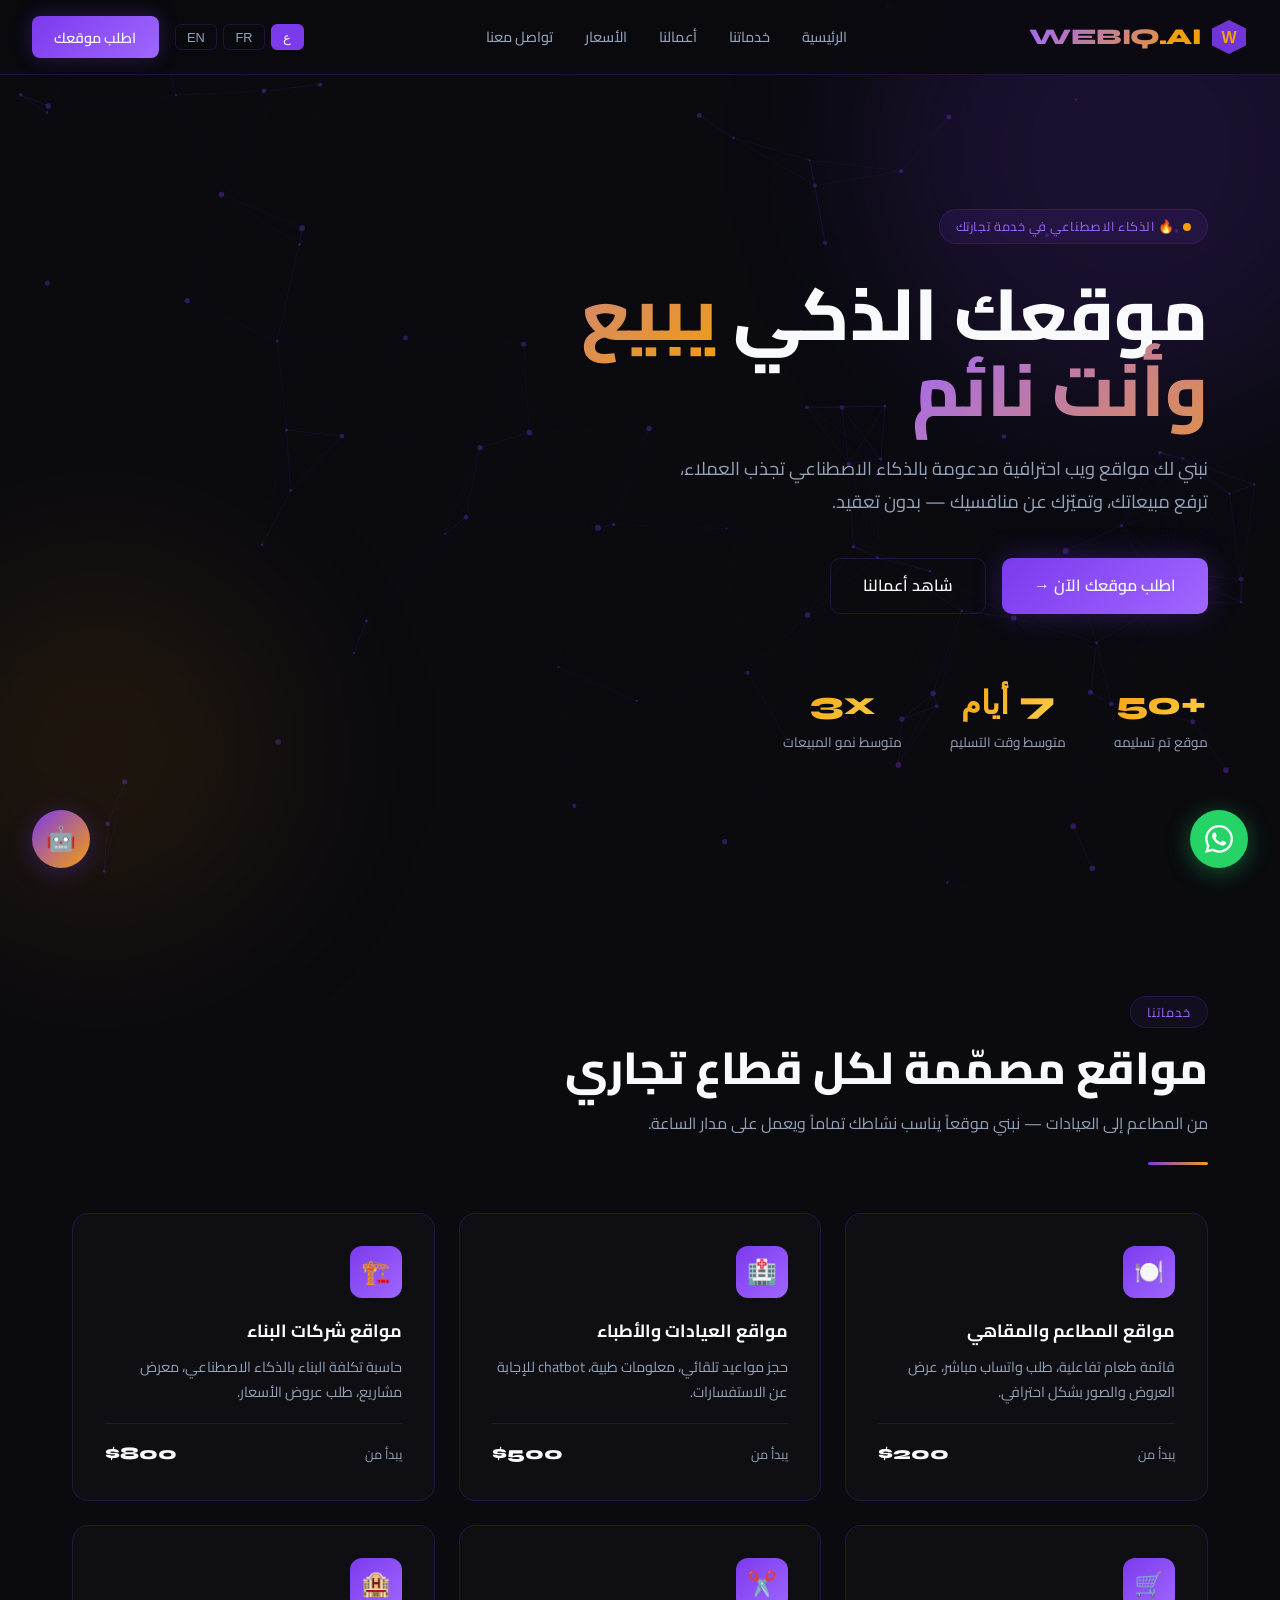
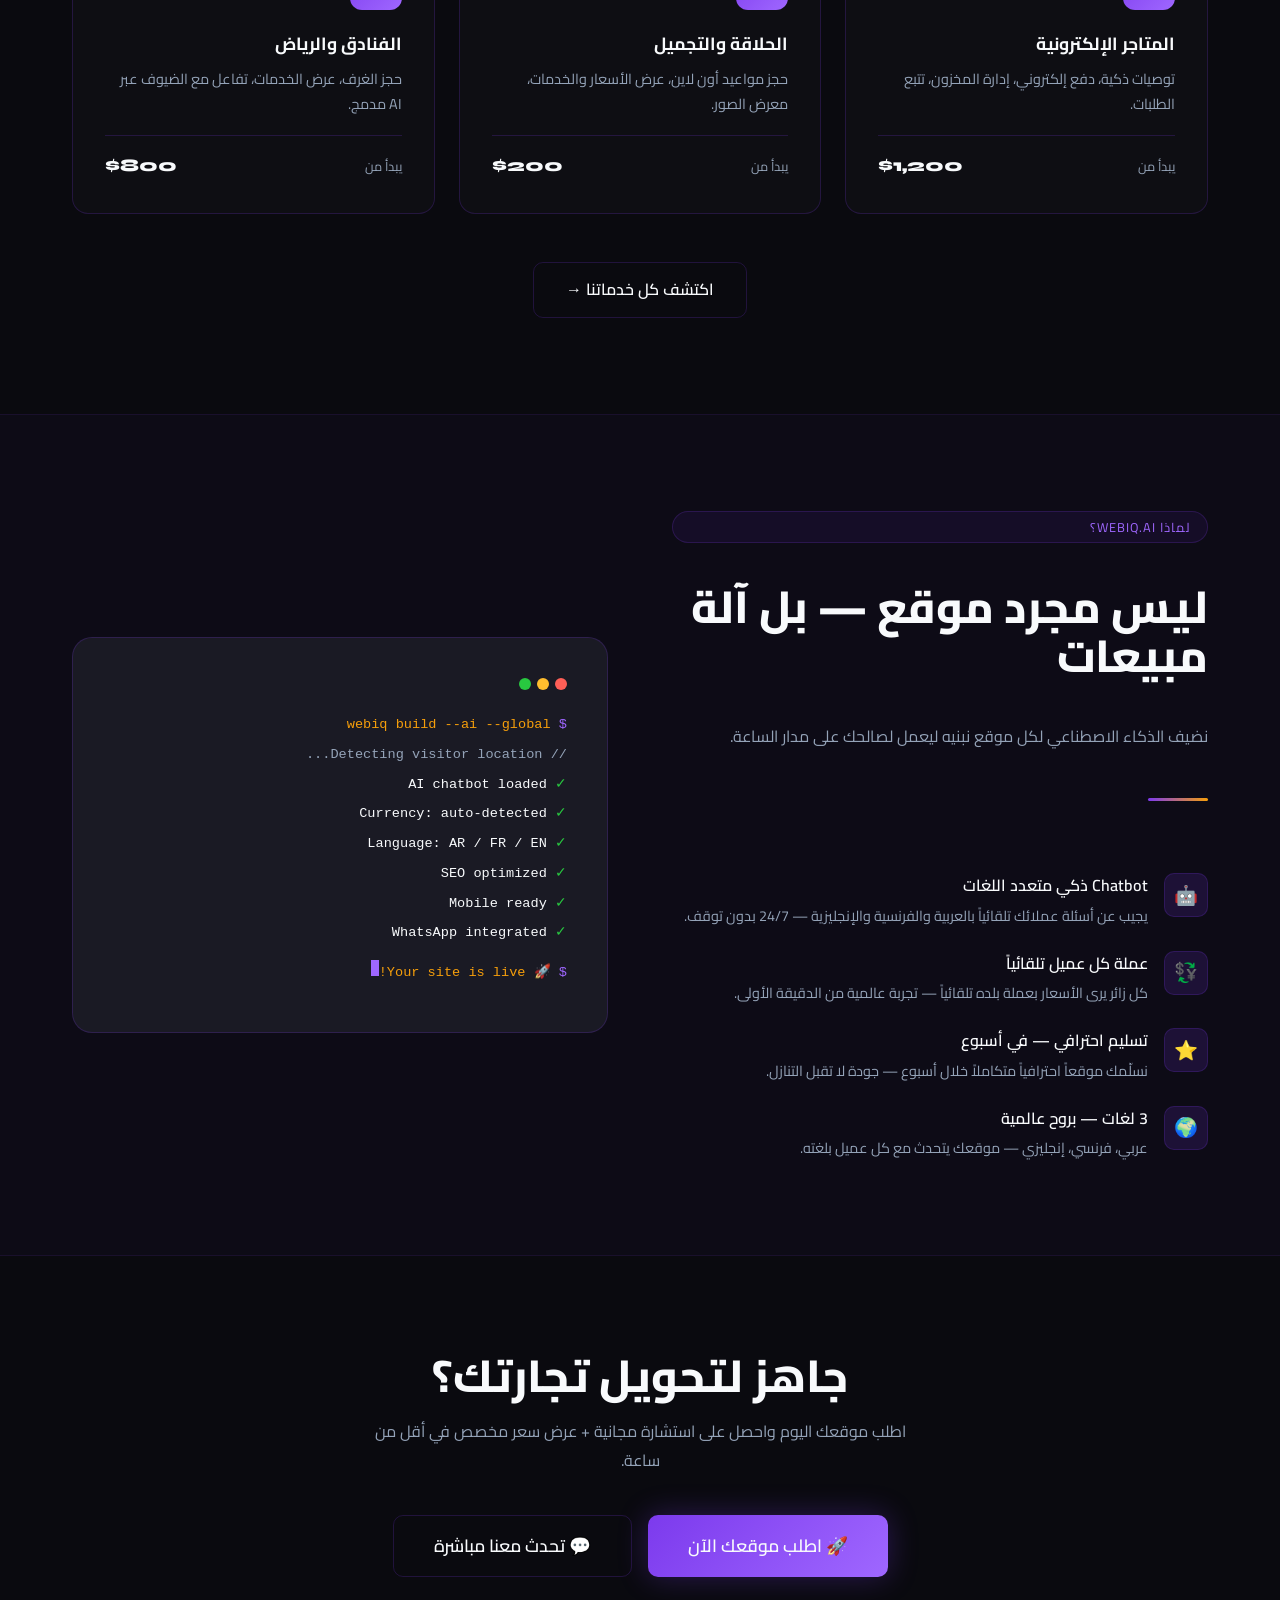
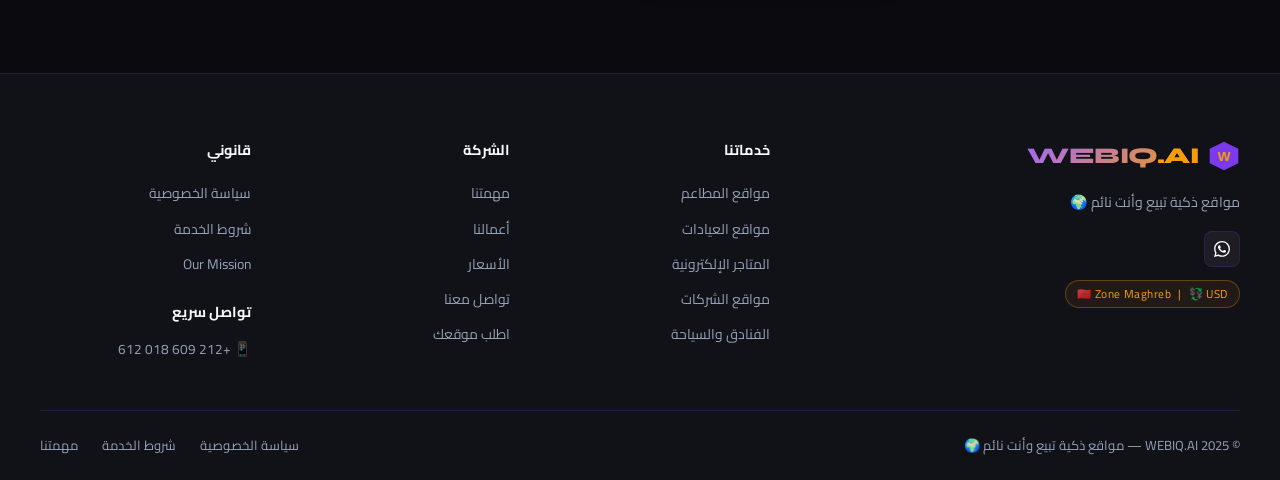
<file: index.html>
<!DOCTYPE html>
<html lang="ar" dir="rtl">
<head>
<meta charset="UTF-8">
<meta name="viewport" content="width=device-width, initial-scale=1.0, maximum-scale=5.0">
<meta name="theme-color" content="#08080E">
<meta name="apple-mobile-web-app-capable" content="yes">
<meta name="apple-mobile-web-app-status-bar-style" content="black-translucent">
<style>
/* Touch optimization */
a, button { -webkit-tap-highlight-color: rgba(124,58,237,0.2); touch-action: manipulation; }
img { max-width: 100%; height: auto; }
* { -webkit-text-size-adjust: 100%; }
</style>
<title>WEBIQ.AI — Smart AI Websites That Sell While You Sleep</title>
<meta name="description" content="WEBIQ.AI builds professional AI-powered websites for businesses worldwide. Trilingual (AR/FR/EN), AI chatbot, smart booking, and automatic local currency display.">
<meta name="keywords" content="AI website, site web IA, موقع ذكاء اصطناعي, Maroc, Morocco, web design, chatbot, booking">
<meta property="og:title" content="WEBIQ.AI — Smart AI Websites">
<meta property="og:description" content="Professional AI-powered websites for businesses worldwide. 7-day professional delivery.">
<meta property="og:type" content="website">
<meta property="og:url" content="https://thewebiq.pro/">
<meta property="og:image" content="https://thewebiq.pro/og-image.png">
<meta name="twitter:card" content="summary_large_image">
<meta name="twitter:title" content="WEBIQ.AI — Smart AI Websites That Sell While You Sleep">
<meta name="twitter:description" content="Professional AI-powered websites for businesses worldwide. Trilingual, AI chatbot, smart pricing. From $200.">

<!-- Canonical — thewebiq.pro is the real domain -->
<!-- Google Search Console Verification -->
<meta name="google-site-verification" content="zmqb55OY4A6p_AzFPjoyrocYQlhgOhpGO5wYU2Ox4R4" />
<link rel="canonical" href="https://thewebiq.pro/">

<!-- hreflang for multilingual SEO -->
<link rel="alternate" hreflang="ar" href="https://thewebiq.pro/">
<link rel="alternate" hreflang="fr" href="https://thewebiq.pro/">
<link rel="alternate" hreflang="en" href="https://thewebiq.pro/">
<link rel="alternate" hreflang="x-default" href="https://thewebiq.pro/">

<!-- Schema.org — LocalBusiness + ProfessionalService -->
<script type="application/ld+json">
{
  "@context": "https://schema.org",
  "@type": ["ProfessionalService", "WebSite"],
  "name": "WEBIQ.AI",
  "alternateName": "The WebIQ",
  "description": "AI-powered website agency building trilingual professional websites for businesses worldwide. Automatic geo-pricing, AI chatbot, WhatsApp integration.",
  "url": "https://thewebiq.pro",
  "logo": "https://thewebiq.pro/favicon.ico",
  "telephone": "+212609018612",
  "email": "khafir2017@gmail.com",
  "founder": {
    "@type": "Person",
    "name": "Ahmed Salem Ameur Hadad",
    "jobTitle": "AI Solutions Expert & CEO"
  },
  "address": {
    "@type": "PostalAddress",
    "addressCountry": "MA",
    "addressLocality": "Morocco"
  },
  "areaServed": [
    {"@type": "Country", "name": "Morocco"},
    {"@type": "Country", "name": "France"},
    {"@type": "Country", "name": "United Arab Emirates"},
    {"@type": "Country", "name": "Saudi Arabia"},
    {"@type": "Country", "name": "United States"},
    {"@type": "Country", "name": "United Kingdom"},
    {"@type": "Country", "name": "Canada"}
  ],
  "availableLanguage": ["Arabic", "French", "English"],
  "priceRange": "$200 - $8000",
  "hasOfferCatalog": {
    "@type": "OfferCatalog",
    "name": "AI Website Services",
    "itemListElement": [
      {"@type": "Offer", "name": "Starter AI Website", "price": "200", "priceCurrency": "USD"},
      {"@type": "Offer", "name": "Pro AI Website", "price": "500", "priceCurrency": "USD"},
      {"@type": "Offer", "name": "Enterprise AI Website", "price": "1200", "priceCurrency": "USD"}
    ]
  },
  "sameAs": [
    "https://wa.me/00212609018612"
  ]
}
</script>
<link rel="icon" href="data:image/svg+xml,<svg xmlns='http://www.w3.org/2000/svg' viewBox='0 0 100 100'><polygon points='50,5 95,27.5 95,72.5 50,95 5,72.5 5,27.5' fill='%237C3AED'/><text y='.9em' x='50%' text-anchor='middle' font-size='45' font-weight='900' fill='%23F59E0B' font-family='Arial'>W</text></svg>">
<link rel="stylesheet" href="style.css">
</head>
<body class="rtl">

<canvas id="neural-canvas"></canvas>
<div class="glow-orb orb1"></div>
<div class="glow-orb orb2"></div>

<!-- NAVBAR -->
<nav class="navbar">
  <a href="index.html" class="logo">
    <svg class="logo-icon" viewBox="0 0 38 38" fill="none">
      <polygon points="19,2 36,10.5 36,27.5 19,36 2,27.5 2,10.5" fill="#7C3AED" opacity="0.9"/>
      <text x="19" y="25" text-anchor="middle" font-size="16" font-weight="900" fill="#F59E0B" font-family="Arial">W</text>
    </svg>
    <span class="logo-text">WEBIQ<span class="logo-dot">.AI</span></span>
  </a>
  <ul class="nav-links">
    <li><a href="index.html" id="nav-home">الرئيسية</a></li>
    <li><a href="services.html" id="nav-services">خدماتنا</a></li>
    <li><a href="portfolio.html" id="nav-portfolio">أعمالنا</a></li>
    <li><a href="pricing.html" id="nav-pricing">الأسعار</a></li>
    <li><a href="contact.html" id="nav-contact">تواصل معنا</a></li>
  </ul>
  <div style="display:flex;align-items:center;gap:1rem;">
    <div class="lang-switcher">
      <button class="lang-btn" data-lang="ar">ع</button>
      <button class="lang-btn" data-lang="fr">FR</button>
      <button class="lang-btn" data-lang="en">EN</button>
    </div>
    <a href="order.html" class="nav-cta" id="nav-order">اطلب موقعك</a>
  </div>
</nav>

<!-- HERO -->
<div style="max-width:1200px;margin:0 auto;position:relative;z-index:1;">
<section class="hero">
  <div class="hero-content">
    <div class="hero-badge">
      <span class="pulse"></span>
      <span id="hero-badge">🔥 الذكاء الاصطناعي في خدمة تجارتك</span>
    </div>
    <h1 id="hero-h1">موقعك الذكي <span class="gradient-text">يبيع وأنت نائم</span></h1>
    <p id="hero-p">نبني لك مواقع ويب احترافية مدعومة بالذكاء الاصطناعي تجذب العملاء، ترفع مبيعاتك، وتميّزك عن منافسيك — بدون تعقيد.</p>
    <div class="hero-actions">
      <a href="order.html" class="btn-primary" id="hero-cta1">اطلب موقعك الآن →</a>
      <a href="portfolio.html" class="btn-secondary" id="hero-cta2">شاهد أعمالنا</a>
    </div>
    <div class="hero-stats">
      <div class="stat-item"><span class="stat-num" id="stat1-num">+50</span><span class="stat-label" id="stat1-label">موقع تم تسليمه</span></div>
      <div class="stat-item"><span class="stat-num" id="stat2-num">7 أيام</span><span class="stat-label" id="stat2-label">متوسط وقت التسليم</span></div>
      <div class="stat-item"><span class="stat-num" id="stat3-num">3x</span><span class="stat-label" id="stat3-label">متوسط نمو المبيعات</span></div>
    </div>
  </div>
</section>
</div>

<!-- SERVICES PREVIEW -->
<section style="position:relative;z-index:1;">
<div class="section-wrap">
  <span class="section-badge" id="services-badge">خدماتنا</span>
  <h2 class="section-title" id="services-title">مواقع مصمّمة لكل قطاع تجاري</h2>
  <p class="section-sub" id="services-sub">من المطاعم إلى العيادات — نبني موقعاً يناسب نشاطك تماماً ويعمل على مدار الساعة.</p>
  <div class="divider"></div>
  <div class="services-grid">
    <div class="service-card">
      <div class="service-icon">🍽️</div>
      <h3 id="sc1-title">مواقع المطاعم والمقاهي</h3>
      <p id="sc1-desc">قائمة طعام تفاعلية، طلب واتساب مباشر، عرض العروض والصور بشكل احترافي.</p>
      <div class="service-price"><span class="price-from" id="price-from-1">يبدأ من</span><span data-usd="250"></span></div>
    </div>
    <div class="service-card">
      <div class="service-icon">🏥</div>
      <h3 id="sc2-title">مواقع العيادات والأطباء</h3>
      <p id="sc2-desc">حجز مواعيد تلقائي، معلومات طبية، chatbot للإجابة عن الاستفسارات.</p>
      <div class="service-price"><span class="price-from" id="price-from-2">يبدأ من</span><span data-usd="300"></span></div>
    </div>
    <div class="service-card">
      <div class="service-icon">🏗️</div>
      <h3 id="sc3-title">مواقع شركات البناء</h3>
      <p id="sc3-desc">حاسبة تكلفة البناء بالذكاء الاصطناعي، معرض مشاريع، طلب عروض الأسعار.</p>
      <div class="service-price"><span class="price-from" id="price-from-3">يبدأ من</span><span data-usd="600"></span></div>
    </div>
    <div class="service-card">
      <div class="service-icon">🛒</div>
      <h3 id="sc4-title">المتاجر الإلكترونية</h3>
      <p id="sc4-desc">توصيات ذكية، دفع إلكتروني، إدارة المخزون، تتبع الطلبات.</p>
      <div class="service-price"><span class="price-from" id="price-from-4">يبدأ من</span><span data-usd="1200"></span></div>
    </div>
    <div class="service-card">
      <div class="service-icon">✂️</div>
      <h3 id="sc5-title">الحلاقة والتجميل</h3>
      <p id="sc5-desc">حجز مواعيد أون لاين، عرض الأسعار والخدمات، معرض الصور.</p>
      <div class="service-price"><span class="price-from" id="price-from-5">يبدأ من</span><span data-usd="200"></span></div>
    </div>
    <div class="service-card">
      <div class="service-icon">🏨</div>
      <h3 id="sc6-title">الفنادق والرياض</h3>
      <p id="sc6-desc">حجز الغرف، عرض الخدمات، تفاعل مع الضيوف عبر AI مدمج.</p>
      <div class="service-price"><span class="price-from" id="price-from-6">يبدأ من</span><span data-usd="800"></span></div>
    </div>
  </div>
  <div style="text-align:center;margin-top:3rem;">
    <a href="services.html" class="btn-secondary" id="services-more">اكتشف كل خدماتنا →</a>
  </div>
</div>
</section>

<!-- WHY US -->
<section style="background:rgba(124,58,237,0.03);border-top:1px solid rgba(124,58,237,0.1);border-bottom:1px solid rgba(124,58,237,0.1);position:relative;z-index:1;">
<div class="section-wrap">
  <div class="why-grid">
    <div class="why-features">
      <span class="section-badge" id="why-badge">لماذا WEBIQ.AI؟</span>
      <h2 class="section-title" id="why-title">ليس مجرد موقع — <span class="gradient-text">بل آلة مبيعات</span></h2>
      <p class="section-sub" id="why-sub">نضيف الذكاء الاصطناعي لكل موقع نبنيه ليعمل لصالحك على مدار الساعة.</p>
      <div class="divider"></div>
      <div class="feature-item">
        <div class="feature-icon">🤖</div>
        <div class="feature-text"><h4 id="why-f1-title">Chatbot ذكي متعدد اللغات</h4><p id="why-f1-p">يجيب عن أسئلة عملائك تلقائياً بالعربية والفرنسية والإنجليزية — 24/7.</p></div>
      </div>
      <div class="feature-item">
        <div class="feature-icon">💱</div>
        <div class="feature-text"><h4 id="why-f2-title">عملة كل عميل تلقائياً</h4><p id="why-f2-p">كل زائر يرى الأسعار بعملة بلده تلقائياً — تجربة عالمية من الدقيقة الأولى.</p></div>
      </div>
      <div class="feature-item">
        <div class="feature-icon">⭐</div>
        <div class="feature-text"><h4 id="why-f3-title">تسليم احترافي — في أسبوع</h4><p id="why-f3-p">نسلّمك موقعاً احترافياً متكاملاً خلال أسبوع — جودة لا تقبل التنازل.</p></div>
      </div>
      <div class="feature-item">
        <div class="feature-icon">🌍</div>
        <div class="feature-text"><h4 id="why-f4-title">3 لغات — بروح عالمية</h4><p id="why-f4-p">عربي، فرنسي، إنجليزي — موقعك يتحدث مع كل عميل بلغته.</p></div>
      </div>
    </div>
    <div class="why-visual">
      <div class="terminal-bar"><span class="t-dot red"></span><span class="t-dot yellow"></span><span class="t-dot green"></span></div>
      <div class="terminal-line"><span class="t-cmd">$ </span><span class="t-out">webiq build --ai --global</span></div>
      <div class="terminal-line"><span class="t-comment">// Detecting visitor location...</span></div>
      <div class="terminal-line"><span class="t-ok">✓ </span>AI chatbot loaded</div>
      <div class="terminal-line"><span class="t-ok">✓ </span>Currency: auto-detected</div>
      <div class="terminal-line"><span class="t-ok">✓ </span>Language: AR / FR / EN</div>
      <div class="terminal-line"><span class="t-ok">✓ </span>SEO optimized</div>
      <div class="terminal-line"><span class="t-ok">✓ </span>Mobile ready</div>
      <div class="terminal-line"><span class="t-ok">✓ </span>WhatsApp integrated</div>
      <div class="terminal-line" style="margin-top:1rem;"><span class="t-cmd">$ </span><span class="t-out">🚀 Your site is live!</span><span class="terminal-cursor"></span></div>
    </div>
  </div>
</div>
</section>

<!-- CTA -->
<section style="position:relative;z-index:1;">
<div class="section-wrap" style="text-align:center;">
  <h2 class="section-title" id="cta-title">جاهز لتحويل تجارتك؟</h2>
  <p class="section-sub" style="margin:1rem auto 2.5rem;" id="cta-sub">اطلب موقعك اليوم واحصل على استشارة مجانية + عرض سعر مخصص في أقل من ساعة.</p>
  <div style="display:flex;gap:1rem;justify-content:center;flex-wrap:wrap;">
    <a href="order.html" class="btn-primary" style="font-size:1.1rem;padding:1rem 2.5rem;" id="cta-btn1">🚀 اطلب موقعك الآن</a>
    <a href="https://wa.me/00212609018612" target="_blank" class="btn-secondary" style="font-size:1.1rem;padding:1rem 2.5rem;" id="cta-btn2">💬 تحدث معنا مباشرة</a>
  </div>
</div>
</section>

<!-- FOOTER -->
<footer class="footer-full">
  <div class="footer-grid">
    <div class="footer-brand">
      <a href="index.html" class="logo">
        <svg width="32" height="32" viewBox="0 0 38 38"><polygon points="19,2 36,10.5 36,27.5 19,36 2,27.5 2,10.5" fill="#7C3AED"/><text x="19" y="25" text-anchor="middle" font-size="16" font-weight="900" fill="#F59E0B" font-family="Arial">W</text></svg>
        <span class="logo-text">WEBIQ<span class="logo-dot">.AI</span></span>
      </a>
      <p id="footer-tagline">مواقع ذكية تبيع وأنت نائم 🌍</p>
      <div class="footer-social">
        <a class="social-btn" href="https://wa.me/00212609018612" target="_blank" title="WhatsApp">
          <svg width="16" height="16" viewBox="0 0 24 24" fill="white"><path d="M17.472 14.382c-.297-.149-1.758-.867-2.03-.967-.273-.099-.471-.148-.67.15-.197.297-.767.966-.94 1.164-.173.199-.347.223-.644.075-.297-.15-1.255-.463-2.39-1.475-.883-.788-1.48-1.761-1.653-2.059-.173-.297-.018-.458.13-.606.134-.133.298-.347.446-.52.149-.174.198-.298.298-.497.099-.198.05-.371-.025-.52-.075-.149-.669-1.612-.916-2.207-.242-.579-.487-.5-.669-.51-.173-.008-.371-.01-.57-.01-.198 0-.52.074-.792.372-.272.297-1.04 1.016-1.04 2.479 0 1.462 1.065 2.875 1.213 3.074.149.198 2.096 3.2 5.077 4.487.709.306 1.262.489 1.694.625.712.227 1.36.195 1.871.118.571-.085 1.758-.719 2.006-1.413.248-.694.248-1.289.173-1.413-.074-.124-.272-.198-.57-.347m-5.421 7.403h-.004a9.87 9.87 0 01-5.031-1.378l-.361-.214-3.741.982.998-3.648-.235-.374a9.86 9.86 0 01-1.51-5.26c.001-5.45 4.436-9.884 9.888-9.884 2.64 0 5.122 1.03 6.988 2.898a9.825 9.825 0 012.893 6.994c-.003 5.45-4.437 9.884-9.885 9.884m8.413-18.297A11.815 11.815 0 0012.05 0C5.495 0 .16 5.335.157 11.892c0 2.096.547 4.142 1.588 5.945L.057 24l6.305-1.654a11.882 11.882 0 005.683 1.448h.005c6.554 0 11.89-5.335 11.893-11.893a11.821 11.821 0 00-3.48-8.413Z"/></svg>
        </a>
      </div>
      <div id="currency-badge" style="margin-top:0.8rem;"></div>
    </div>
    <div class="footer-col">
      <h4 id="footer-h-services">خدماتنا</h4>
      <ul>
        <li><a href="services.html" id="footer-l-restaurants">مواقع المطاعم</a></li>
        <li><a href="services.html" id="footer-l-clinics">مواقع العيادات</a></li>
        <li><a href="services.html" id="footer-l-ecommerce">المتاجر الإلكترونية</a></li>
        <li><a href="services.html" id="footer-l-corporate">مواقع الشركات</a></li>
        <li><a href="services.html" id="footer-l-hotels">الفنادق والسياحة</a></li>
      </ul>
    </div>
    <div class="footer-col">
      <h4 id="footer-h-company">الشركة</h4>
      <ul>
        <li><a href="mission.html" id="footer-l-mission">مهمتنا</a></li>
        <li><a href="portfolio.html" id="footer-l-portfolio">أعمالنا</a></li>
        <li><a href="pricing.html" id="footer-l-pricing">الأسعار</a></li>
        <li><a href="contact.html" id="footer-l-contact">تواصل معنا</a></li>
        <li><a href="order.html" id="footer-l-order">اطلب موقعك</a></li>
      </ul>
    </div>
    <div class="footer-col">
      <h4 id="footer-h-legal">قانوني</h4>
      <ul>
        <li><a href="privacy.html" id="footer-l-privacy">سياسة الخصوصية</a></li>
        <li><a href="terms.html" id="footer-l-terms">شروط الخدمة</a></li>
        <li><a href="mission.html">Our Mission</a></li>
      </ul>
      <div style="margin-top:1.5rem;">
        <h4 id="footer-h-contact" style="font-weight:700;font-size:0.9rem;margin-bottom:0.8rem;color:var(--white);">تواصل سريع</h4>
        <a href="https://wa.me/00212609018612" style="color:var(--gray);font-size:0.85rem;text-decoration:none;">📱 +212 609 018 612</a>
      </div>
    </div>
  </div>
  <div class="footer-bottom">
    <p id="footer-copy">© 2025 WEBIQ.AI — Smart websites that sell 24/7 🌍</p>
    <div class="footer-legal">
      <a href="privacy.html" id="footer-privacy-link">Privacy Policy</a>
      <a href="terms.html" id="footer-terms-link">Terms of Service</a>
      <a href="mission.html" id="footer-mission-link">Our Mission</a>
    </div>
  </div>
</footer>

<!-- CHATBOT -->
<div class="chat-bubble">
  <button class="chat-toggle" id="chat-toggle">🤖</button>
  <div class="chat-box" id="chat-box">
    <div class="chat-header">
      <div class="chat-avatar">🤖</div>
      <div><div class="chat-name">WEBIQ.AI Assistant</div><div class="chat-status">● Online</div></div>
      <button class="chat-close" id="chat-close">✕</button>
    </div>
    <div class="chat-messages" id="chat-messages"></div>
    <a class="chat-wa" href="https://wa.me/00212609018612" target="_blank"><span>📱</span> WhatsApp</a>
    <div class="chat-input-row">
      <input class="chat-input" id="chat-input" placeholder="اكتب سؤالك هنا...">
      <button class="chat-send" id="chat-send">➤</button>
    </div>
  </div>
</div>

<!-- WA FLOAT -->
<a class="wa-float" href="https://wa.me/00212609018612" target="_blank" title="WhatsApp">
  <svg width="28" height="28" viewBox="0 0 24 24" fill="white"><path d="M17.472 14.382c-.297-.149-1.758-.867-2.03-.967-.273-.099-.471-.148-.67.15-.197.297-.767.966-.94 1.164-.173.199-.347.223-.644.075-.297-.15-1.255-.463-2.39-1.475-.883-.788-1.48-1.761-1.653-2.059-.173-.297-.018-.458.13-.606.134-.133.298-.347.446-.52.149-.174.198-.298.298-.497.099-.198.05-.371-.025-.52-.075-.149-.669-1.612-.916-2.207-.242-.579-.487-.5-.669-.51-.173-.008-.371-.01-.57-.01-.198 0-.52.074-.792.372-.272.297-1.04 1.016-1.04 2.479 0 1.462 1.065 2.875 1.213 3.074.149.198 2.096 3.2 5.077 4.487.709.306 1.262.489 1.694.625.712.227 1.36.195 1.871.118.571-.085 1.758-.719 2.006-1.413.248-.694.248-1.289.173-1.413-.074-.124-.272-.198-.57-.347m-5.421 7.403h-.004a9.87 9.87 0 01-5.031-1.378l-.361-.214-3.741.982.998-3.648-.235-.374a9.86 9.86 0 01-1.51-5.26c.001-5.45 4.436-9.884 9.888-9.884 2.64 0 5.122 1.03 6.988 2.898a9.825 9.825 0 012.893 6.994c-.003 5.45-4.437 9.884-9.885 9.884m8.413-18.297A11.815 11.815 0 0012.05 0C5.495 0 .16 5.335.157 11.892c0 2.096.547 4.142 1.588 5.945L.057 24l6.305-1.654a11.882 11.882 0 005.683 1.448h.005c6.554 0 11.89-5.335 11.893-11.893a11.821 11.821 0 00-3.48-8.413Z"/></svg>
</a>

<script src="main.js"></script>
</body>
</html>
</file>
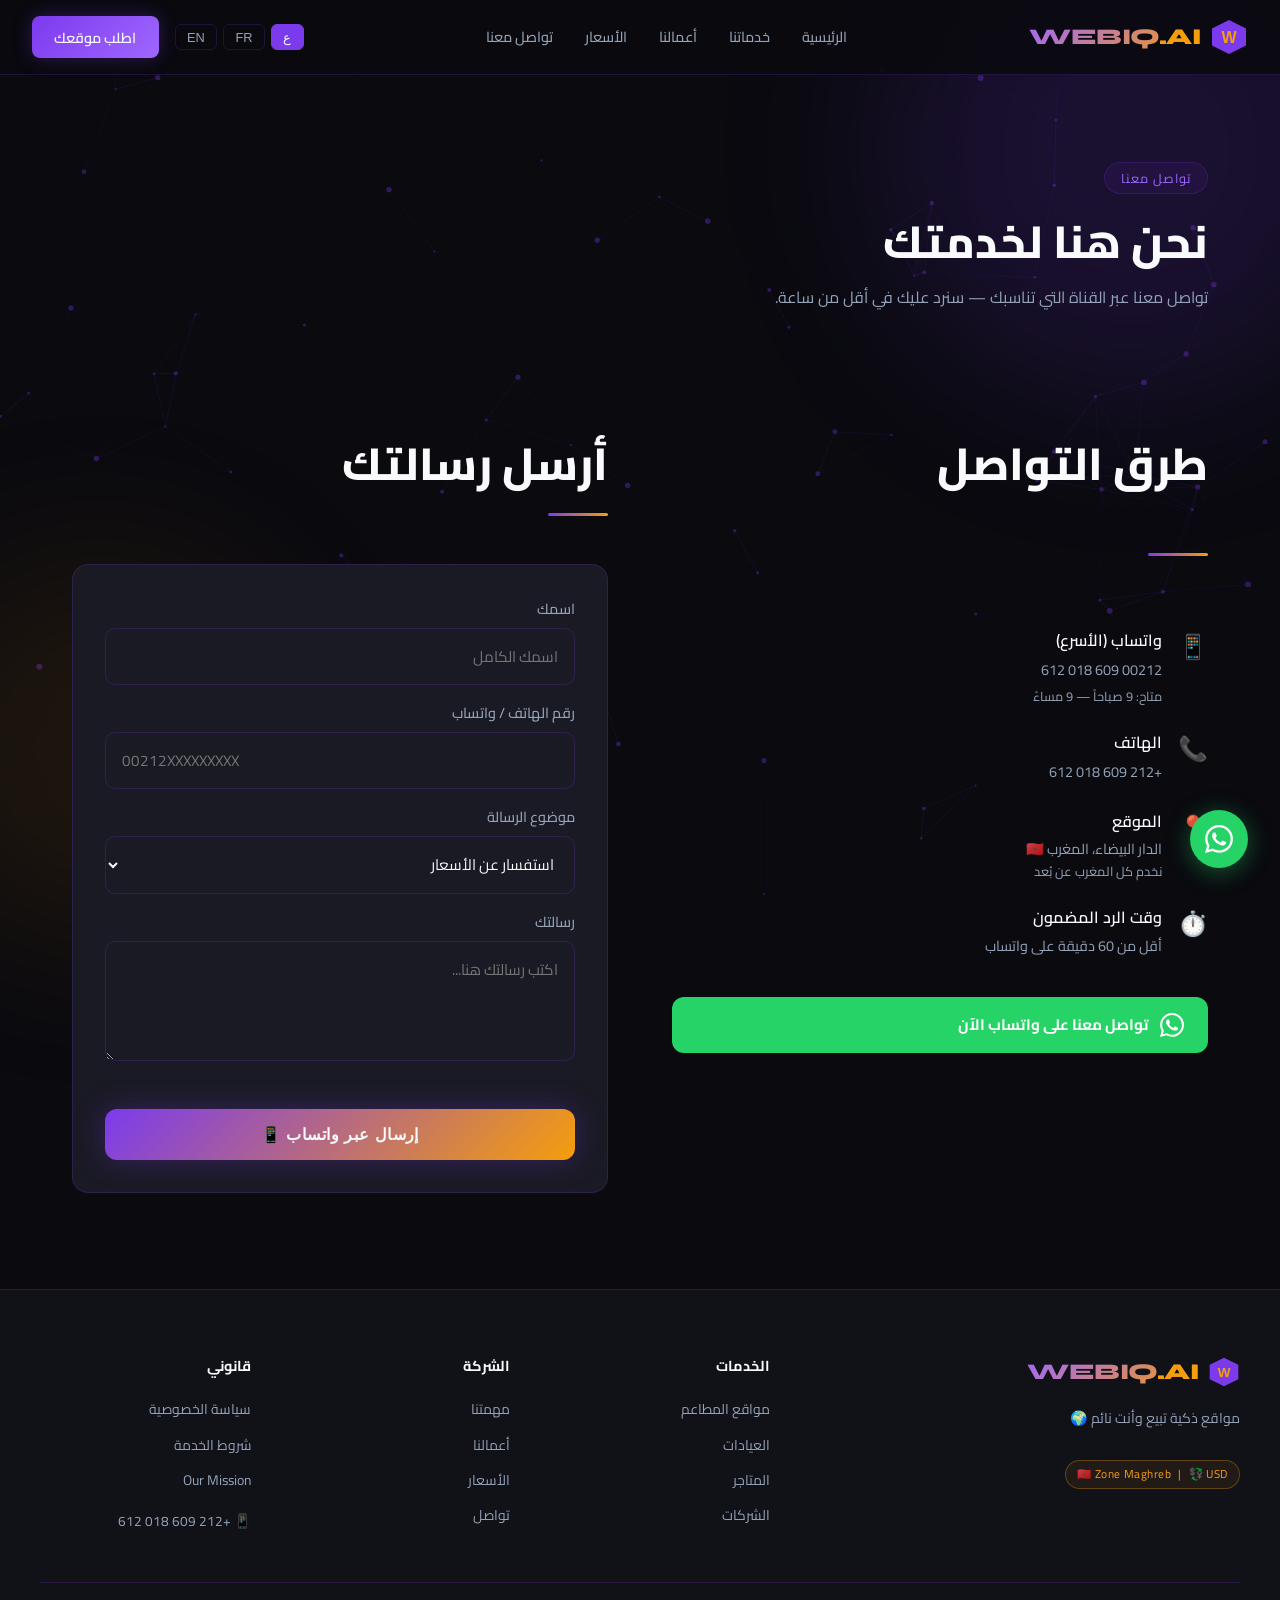
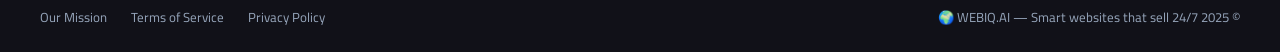
<file: contact.html>
<!DOCTYPE html>
<html lang="ar" dir="rtl">
<head>
<meta charset="UTF-8">
<meta name="viewport" content="width=device-width, initial-scale=1.0">
<title>تواصل معنا — WEBIQ.AI</title>
<link rel="icon" href="data:image/svg+xml,<svg xmlns='http://www.w3.org/2000/svg' viewBox='0 0 100 100'><polygon points='50,5 95,27.5 95,72.5 50,95 5,72.5 5,27.5' fill='%237C3AED'/><text y='.9em' x='50%' text-anchor='middle' font-size='45' font-weight='900' fill='%23F59E0B' font-family='Arial'>W</text></svg>">
<link rel="stylesheet" href="style.css">
</head>
<body class="rtl">
<canvas id="neural-canvas"></canvas>
<div class="glow-orb orb1"></div>
<div class="glow-orb orb2"></div>

<nav class="navbar">
  <a href="index.html" class="logo">
    <svg class="logo-icon" viewBox="0 0 38 38"><polygon points="19,2 36,10.5 36,27.5 19,36 2,27.5 2,10.5" fill="#7C3AED"/><text x="19" y="25" text-anchor="middle" font-size="16" font-weight="900" fill="#F59E0B" font-family="Arial">W</text></svg>
    <span class="logo-text">WEBIQ<span class="logo-dot">.AI</span></span>
  </a>
  <ul class="nav-links">
    <li><a href="index.html">الرئيسية</a></li>
    <li><a href="services.html">خدماتنا</a></li>
    <li><a href="portfolio.html">أعمالنا</a></li>
    <li><a href="pricing.html">الأسعار</a></li>
    <li><a href="contact.html">تواصل معنا</a></li>
  </ul>
  <div style="display:flex;align-items:center;gap:1rem;">
    <div class="lang-switcher">
      <button class="lang-btn active" data-lang="ar">ع</button>
      <button class="lang-btn" data-lang="fr">FR</button>
      <button class="lang-btn" data-lang="en">EN</button>
    </div>
    <a href="order.html" class="nav-cta">اطلب موقعك</a>
  </div>
</nav>

<div class="page-header">
  <div>
    <span class="section-badge">تواصل معنا</span>
    <h1 class="section-title" style="margin-top:0.5rem;">نحن هنا <span class="gradient-text">لخدمتك</span></h1>
    <p style="color:var(--gray);line-height:1.8;">تواصل معنا عبر القناة التي تناسبك — سنرد عليك في أقل من ساعة.</p>
  </div>
</div>

<section style="position:relative;z-index:1;">
<div class="section-wrap" style="padding-top:2rem;">
  <div class="contact-grid">

    <!-- Contact Info -->
    <div class="contact-info">
      <h2 class="section-title">طرق التواصل</h2>
      <div class="divider"></div>

      <div class="contact-item">
        <div class="contact-icon">📱</div>
        <div class="contact-text">
          <h4>واتساب (الأسرع)</h4>
          <a href="https://wa.me/00212609018612">00212 609 018 612</a>
          <p style="font-size:0.8rem;margin-top:0.2rem;">متاح: 9 صباحاً — 9 مساءً</p>
        </div>
      </div>

      <div class="contact-item">
        <div class="contact-icon">📞</div>
        <div class="contact-text">
          <h4>الهاتف</h4>
          <a href="tel:+212609018612">+212 609 018 612</a>
        </div>
      </div>

      <div class="contact-item">
        <div class="contact-icon">📍</div>
        <div class="contact-text">
          <h4>الموقع</h4>
          <p>الدار البيضاء، المغرب 🇲🇦</p>
          <p style="font-size:0.8rem;">نخدم كل المغرب عن بُعد</p>
        </div>
      </div>

      <div class="contact-item">
        <div class="contact-icon">⏱️</div>
        <div class="contact-text">
          <h4>وقت الرد المضمون</h4>
          <p>أقل من 60 دقيقة على واتساب</p>
        </div>
      </div>

      <!-- WhatsApp Direct Button -->
      <a href="https://wa.me/00212609018612?text=مرحباً، أريد معلومات عن خدمات WEBIQ.AI" target="_blank" style="display:flex;align-items:center;gap:0.7rem;padding:1rem 1.5rem;background:#25D366;border-radius:12px;text-decoration:none;color:white;font-weight:700;font-size:0.95rem;transition:all 0.3s;margin-top:1rem;">
        <svg width="24" height="24" viewBox="0 0 24 24" fill="white"><path d="M17.472 14.382c-.297-.149-1.758-.867-2.03-.967-.273-.099-.471-.148-.67.15-.197.297-.767.966-.94 1.164-.173.199-.347.223-.644.075-.297-.15-1.255-.463-2.39-1.475-.883-.788-1.48-1.761-1.653-2.059-.173-.297-.018-.458.13-.606.134-.133.298-.347.446-.52.149-.174.198-.298.298-.497.099-.198.05-.371-.025-.52-.075-.149-.669-1.612-.916-2.207-.242-.579-.487-.5-.669-.51-.173-.008-.371-.01-.57-.01-.198 0-.52.074-.792.372-.272.297-1.04 1.016-1.04 2.479 0 1.462 1.065 2.875 1.213 3.074.149.198 2.096 3.2 5.077 4.487.709.306 1.262.489 1.694.625.712.227 1.36.195 1.871.118.571-.085 1.758-.719 2.006-1.413.248-.694.248-1.289.173-1.413-.074-.124-.272-.198-.57-.347m-5.421 7.403h-.004a9.87 9.87 0 01-5.031-1.378l-.361-.214-3.741.982.998-3.648-.235-.374a9.86 9.86 0 01-1.51-5.26c.001-5.45 4.436-9.884 9.888-9.884 2.64 0 5.122 1.03 6.988 2.898a9.825 9.825 0 012.893 6.994c-.003 5.45-4.437 9.884-9.885 9.884m8.413-18.297A11.815 11.815 0 0012.05 0C5.495 0 .16 5.335.157 11.892c0 2.096.547 4.142 1.588 5.945L.057 24l6.305-1.654a11.882 11.882 0 005.683 1.448h.005c6.554 0 11.89-5.335 11.893-11.893a11.821 11.821 0 00-3.48-8.413Z"/></svg>
        تواصل معنا على واتساب الآن
      </a>
    </div>

    <!-- Quick Contact Form -->
    <div>
      <h2 class="section-title">أرسل رسالتك</h2>
      <div class="divider"></div>
      <div style="background:var(--black3);border:1px solid var(--border);border-radius:16px;padding:2rem;">
        <div style="display:flex;flex-direction:column;gap:1rem;">
          <div class="form-group">
            <label>اسمك</label>
            <input class="form-input" id="c-name" type="text" placeholder="اسمك الكامل">
          </div>
          <div class="form-group">
            <label>رقم الهاتف / واتساب</label>
            <input class="form-input" id="c-phone" type="tel" placeholder="00212XXXXXXXXX">
          </div>
          <div class="form-group">
            <label>موضوع الرسالة</label>
            <select class="form-select" id="c-subject">
              <option>استفسار عن الأسعار</option>
              <option>طلب عرض سعر</option>
              <option>سؤال تقني</option>
              <option>شراكة تجارية</option>
              <option>أخرى</option>
            </select>
          </div>
          <div class="form-group">
            <label>رسالتك</label>
            <textarea class="form-textarea" id="c-msg" placeholder="اكتب رسالتك هنا..."></textarea>
          </div>
          <button class="btn-submit" onclick="sendContactWA()">إرسال عبر واتساب 📱</button>
        </div>
      </div>
    </div>

  </div>
</div>
</section>

<footer class="footer-full">
  <div class="footer-grid">
    <div class="footer-brand">
      <a href="index.html" class="logo"><svg width="32" height="32" viewBox="0 0 38 38"><polygon points="19,2 36,10.5 36,27.5 19,36 2,27.5 2,10.5" fill="#7C3AED"/><text x="19" y="25" text-anchor="middle" font-size="16" font-weight="900" fill="#F59E0B" font-family="Arial">W</text></svg><span class="logo-text">WEBIQ<span class="logo-dot">.AI</span></span></a>
      <p id="footer-tagline">مواقع ذكية تبيع وأنت نائم 🌍</p>
      <div id="currency-badge" style="margin-top:0.8rem;"></div>
    </div>
    <div class="footer-col"><h4>الخدمات</h4><ul><li><a href="services.html">مواقع المطاعم</a></li><li><a href="services.html">العيادات</a></li><li><a href="services.html">المتاجر</a></li><li><a href="services.html">الشركات</a></li></ul></div>
    <div class="footer-col"><h4>الشركة</h4><ul><li><a href="mission.html">مهمتنا</a></li><li><a href="portfolio.html">أعمالنا</a></li><li><a href="pricing.html">الأسعار</a></li><li><a href="contact.html">تواصل</a></li></ul></div>
    <div class="footer-col"><h4>قانوني</h4><ul><li><a href="privacy.html">سياسة الخصوصية</a></li><li><a href="terms.html">شروط الخدمة</a></li><li><a href="mission.html">Our Mission</a></li></ul><div style="margin-top:1rem;"><a href="https://wa.me/00212609018612" style="color:var(--gray);font-size:0.85rem;text-decoration:none;">📱 +212 609 018 612</a></div></div>
  </div>
  <div class="footer-bottom">
    <p>© 2025 WEBIQ.AI — Smart websites that sell 24/7 🌍</p>
    <div class="footer-legal"><a href="privacy.html">Privacy Policy</a><a href="terms.html">Terms of Service</a><a href="mission.html">Our Mission</a></div>
  </div>
</footer>

<a class="wa-float" href="https://wa.me/00212609018612" target="_blank">
  <svg width="28" height="28" viewBox="0 0 24 24" fill="white"><path d="M17.472 14.382c-.297-.149-1.758-.867-2.03-.967-.273-.099-.471-.148-.67.15-.197.297-.767.966-.94 1.164-.173.199-.347.223-.644.075-.297-.15-1.255-.463-2.39-1.475-.883-.788-1.48-1.761-1.653-2.059-.173-.297-.018-.458.13-.606.134-.133.298-.347.446-.52.149-.174.198-.298.298-.497.099-.198.05-.371-.025-.52-.075-.149-.669-1.612-.916-2.207-.242-.579-.487-.5-.669-.51-.173-.008-.371-.01-.57-.01-.198 0-.52.074-.792.372-.272.297-1.04 1.016-1.04 2.479 0 1.462 1.065 2.875 1.213 3.074.149.198 2.096 3.2 5.077 4.487.709.306 1.262.489 1.694.625.712.227 1.36.195 1.871.118.571-.085 1.758-.719 2.006-1.413.248-.694.248-1.289.173-1.413-.074-.124-.272-.198-.57-.347m-5.421 7.403h-.004a9.87 9.87 0 01-5.031-1.378l-.361-.214-3.741.982.998-3.648-.235-.374a9.86 9.86 0 01-1.51-5.26c.001-5.45 4.436-9.884 9.888-9.884 2.64 0 5.122 1.03 6.988 2.898a9.825 9.825 0 012.893 6.994c-.003 5.45-4.437 9.884-9.885 9.884m8.413-18.297A11.815 11.815 0 0012.05 0C5.495 0 .16 5.335.157 11.892c0 2.096.547 4.142 1.588 5.945L.057 24l6.305-1.654a11.882 11.882 0 005.683 1.448h.005c6.554 0 11.89-5.335 11.893-11.893a11.821 11.821 0 00-3.48-8.413Z"/></svg>
</a>
<script src="main.js"></script>
<script>
function sendContactWA() {
  const name = document.getElementById('c-name').value.trim();
  const phone = document.getElementById('c-phone').value.trim();
  const subject = document.getElementById('c-subject').value;
  const msg = document.getElementById('c-msg').value.trim();
  if (!name || !msg) { alert('الرجاء إدخال الاسم والرسالة'); return; }
  const text = `🌐 *رسالة من موقع WEBIQ.AI*\n\n👤 الاسم: ${name}\n📱 الهاتف: ${phone || 'لم يُدخل'}\n📋 الموضوع: ${subject}\n\n💬 الرسالة:\n${msg}`;
  window.open(`https://wa.me/00212609018612?text=${encodeURIComponent(text)}`, '_blank');
}
</script>
</body>
</html>
</file>
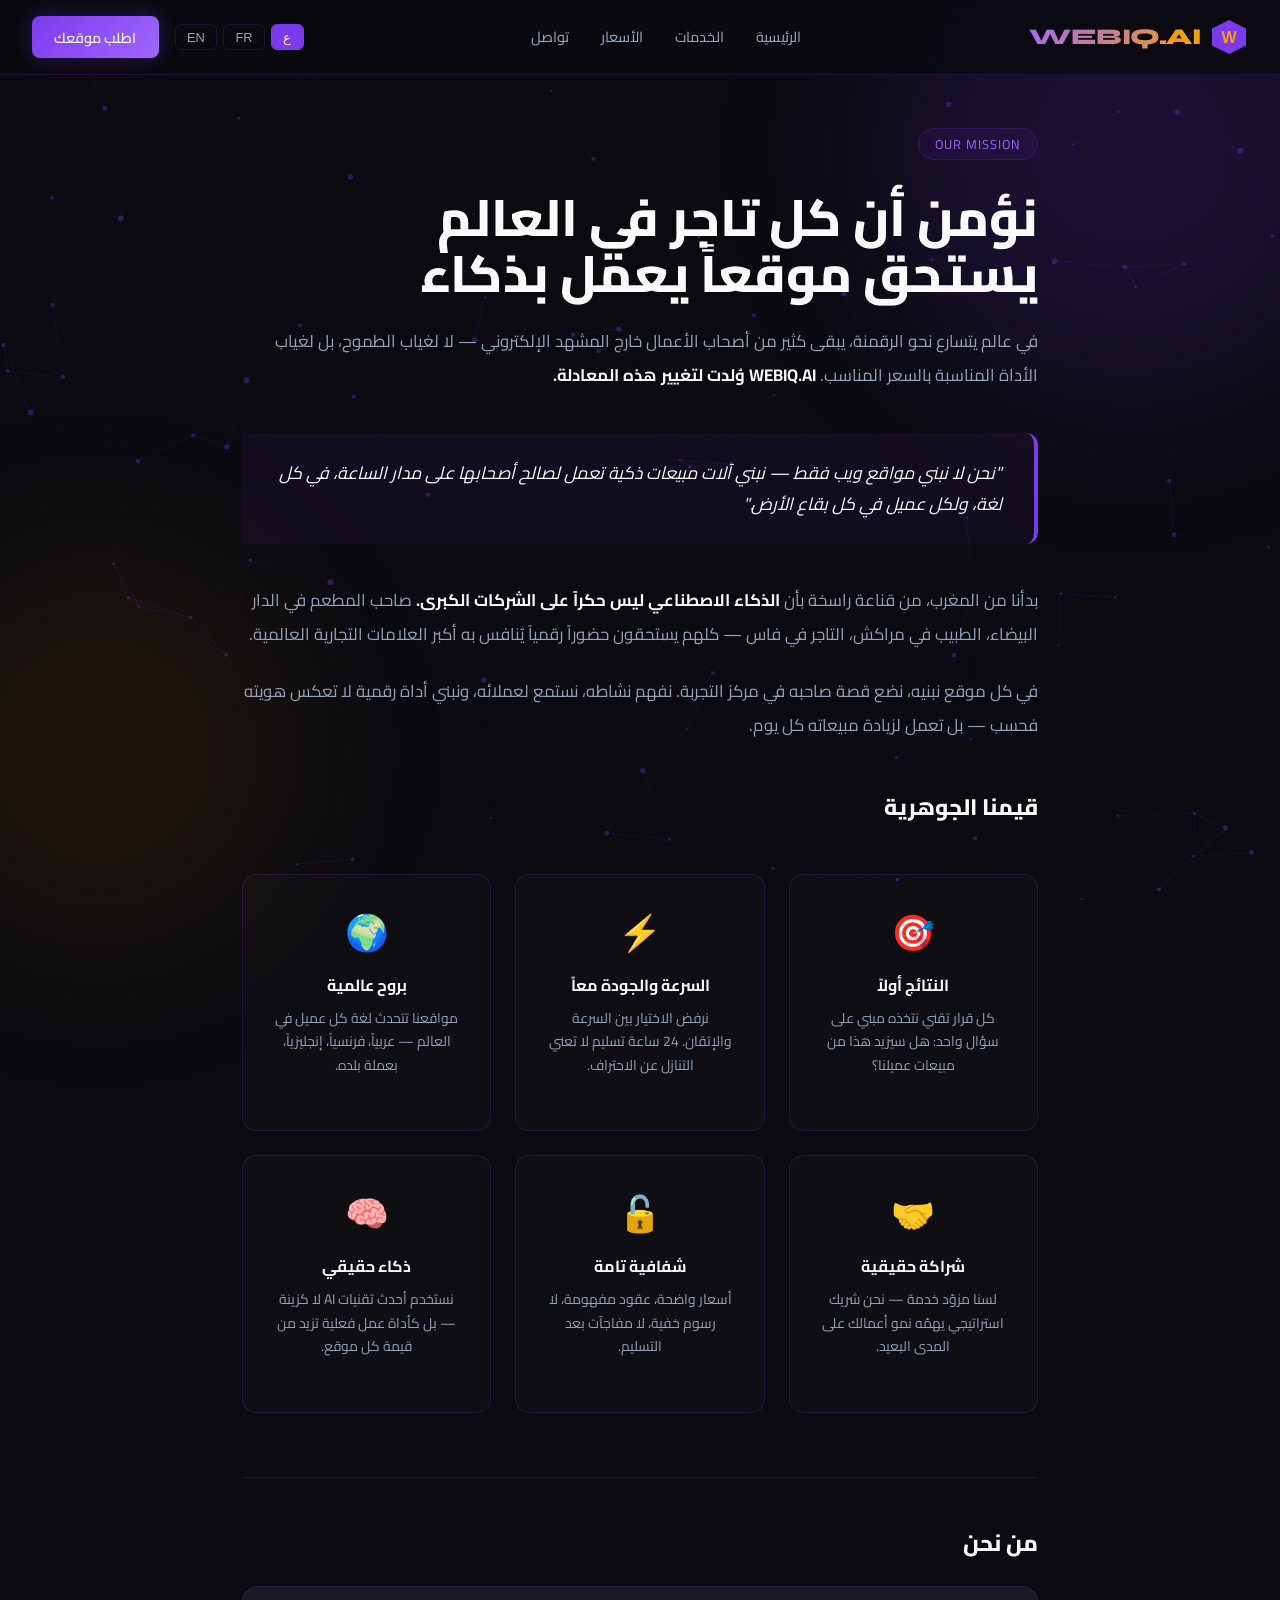
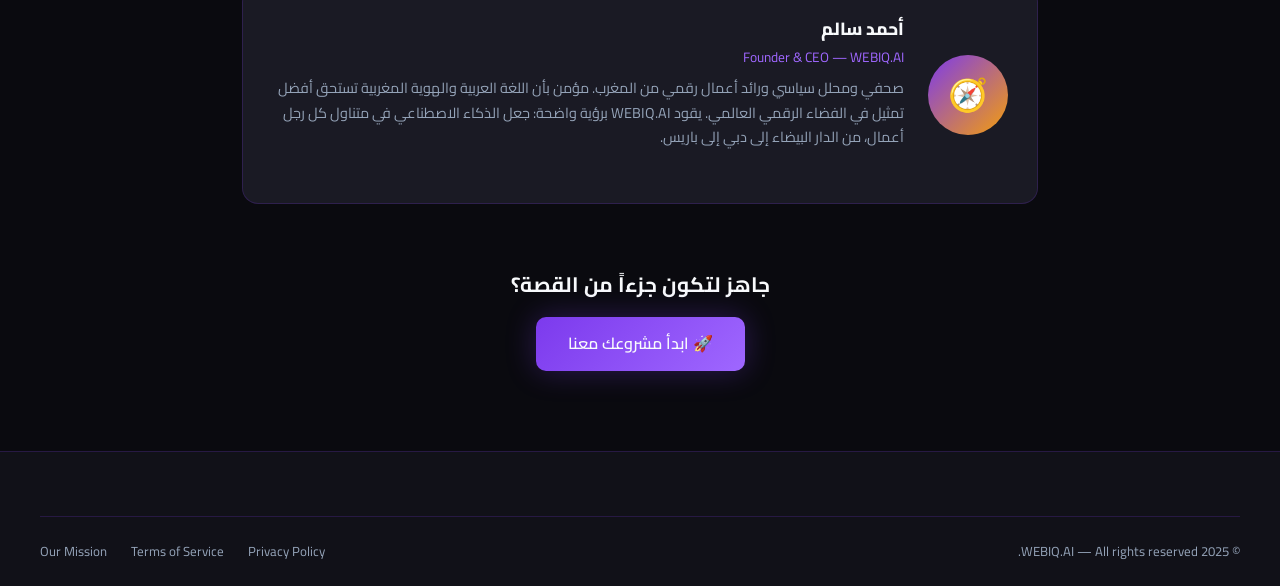
<file: mission.html>
<!DOCTYPE html>
<html lang="ar" dir="rtl">
<head>
<meta charset="UTF-8">
<meta name="viewport" content="width=device-width, initial-scale=1.0">
<title>Our Mission — WEBIQ.AI</title>
<meta name="description" content="WEBIQ.AI mission: democratizing AI-powered web presence for every business worldwide.">
<link rel="icon" href="data:image/svg+xml,<svg xmlns='http://www.w3.org/2000/svg' viewBox='0 0 100 100'><polygon points='50,5 95,27.5 95,72.5 50,95 5,72.5 5,27.5' fill='%237C3AED'/><text y='.9em' x='50%' text-anchor='middle' font-size='45' font-weight='900' fill='%23F59E0B' font-family='Arial'>W</text></svg>">
<link rel="stylesheet" href="style.css">
<style>
.mission-wrap { max-width:860px; margin:0 auto; padding:8rem 2rem 5rem; position:relative; z-index:1; }
.mission-wrap h1 { font-size:clamp(2rem,5vw,3.2rem); font-weight:800; line-height:1.1; margin-bottom:1.5rem; }
.mission-wrap p { color:var(--gray); font-size:1.05rem; line-height:2; margin-bottom:1.5rem; }
.mission-wrap p strong { color:var(--white); }
.mission-quote {
  border-right:4px solid var(--purple); padding:1.5rem 2rem;
  background:rgba(124,58,237,0.07); border-radius:0 12px 12px 0;
  margin:2.5rem 0; font-size:1.1rem; color:var(--white);
  line-height:1.8; font-style:italic;
}
body.fr .mission-quote, body.en .mission-quote { border-right:none; border-left:4px solid var(--purple); border-radius:12px 0 0 12px; }
.value-grid { display:grid; grid-template-columns:repeat(auto-fit,minmax(220px,1fr)); gap:1.5rem; margin:3rem 0; }
.value-card {
  padding:1.8rem; border-radius:14px;
  border:1px solid var(--border); background:rgba(255,255,255,0.02);
  text-align:center;
}
.value-icon { font-size:2.2rem; margin-bottom:0.8rem; display:block; }
.value-card h3 { font-weight:700; margin-bottom:0.5rem; font-size:1rem; }
.value-card p { color:var(--gray); font-size:0.87rem; line-height:1.7; }
.team-section { margin-top:4rem; padding-top:3rem; border-top:1px solid var(--border); }
.team-card {
  display:flex; gap:1.5rem; align-items:center;
  background:var(--black3); border:1px solid var(--border);
  border-radius:16px; padding:1.8rem;
}
.team-avatar {
  width:80px; height:80px; border-radius:50%;
  background:linear-gradient(135deg,var(--purple),var(--gold));
  display:flex; align-items:center; justify-content:center;
  font-size:2rem; flex-shrink:0;
}
.team-info h3 { font-weight:800; font-size:1.1rem; margin-bottom:0.2rem; }
.team-info .team-role { color:var(--purple-light); font-size:0.85rem; margin-bottom:0.5rem; }
.team-info p { color:var(--gray); font-size:0.9rem; line-height:1.7; }
</style>
</head>
<body class="rtl">
<canvas id="neural-canvas"></canvas>
<div class="glow-orb orb1"></div>
<div class="glow-orb orb2"></div>

<nav class="navbar">
  <a href="index.html" class="logo">
    <svg class="logo-icon" viewBox="0 0 38 38"><polygon points="19,2 36,10.5 36,27.5 19,36 2,27.5 2,10.5" fill="#7C3AED"/><text x="19" y="25" text-anchor="middle" font-size="16" font-weight="900" fill="#F59E0B" font-family="Arial">W</text></svg>
    <span class="logo-text">WEBIQ<span class="logo-dot">.AI</span></span>
  </a>
  <ul class="nav-links">
    <li><a href="index.html">الرئيسية</a></li>
    <li><a href="services.html">الخدمات</a></li>
    <li><a href="pricing.html">الأسعار</a></li>
    <li><a href="contact.html">تواصل</a></li>
  </ul>
  <div style="display:flex;align-items:center;gap:1rem;">
    <div class="lang-switcher">
      <button class="lang-btn active" data-lang="ar">ع</button>
      <button class="lang-btn" data-lang="fr">FR</button>
      <button class="lang-btn" data-lang="en">EN</button>
    </div>
    <a href="order.html" class="nav-cta">اطلب موقعك</a>
  </div>
</nav>

<div class="mission-wrap">
  <span class="section-badge">Our Mission</span>
  <h1 style="margin-top:0.8rem;">
    نؤمن أن كل تاجر في العالم<br>
    <span class="gradient-text">يستحق موقعاً يعمل بذكاء</span>
  </h1>

  <p>
    في عالم يتسارع نحو الرقمنة، يبقى كثير من أصحاب الأعمال خارج المشهد الإلكتروني — لا لغياب الطموح، بل لغياب الأداة المناسبة بالسعر المناسب. <strong>WEBIQ.AI وُلدت لتغيير هذه المعادلة.</strong>
  </p>

  <div class="mission-quote">
    "نحن لا نبني مواقع ويب فقط — نبني آلات مبيعات ذكية تعمل لصالح أصحابها على مدار الساعة، في كل لغة، ولكل عميل في كل بقاع الأرض."
  </div>

  <p>
    بدأنا من المغرب، من قناعة راسخة بأن <strong>الذكاء الاصطناعي ليس حكراً على الشركات الكبرى.</strong> صاحب المطعم في الدار البيضاء، الطبيب في مراكش، التاجر في فاس — كلهم يستحقون حضوراً رقمياً يُنافس به أكبر العلامات التجارية العالمية.
  </p>

  <p>
    في كل موقع نبنيه، نضع قصة صاحبه في مركز التجربة. نفهم نشاطه، نستمع لعملائه، ونبني أداة رقمية لا تعكس هويته فحسب — بل تعمل لزيادة مبيعاته كل يوم.
  </p>

  <h2 style="font-size:1.4rem;font-weight:800;margin:3rem 0 1.5rem;">قيمنا الجوهرية</h2>
  <div class="value-grid">
    <div class="value-card">
      <span class="value-icon">🎯</span>
      <h3>النتائج أولاً</h3>
      <p>كل قرار تقني نتخذه مبني على سؤال واحد: هل سيزيد هذا من مبيعات عميلنا؟</p>
    </div>
    <div class="value-card">
      <span class="value-icon">⚡</span>
      <h3>السرعة والجودة معاً</h3>
      <p>نرفض الاختيار بين السرعة والإتقان. 24 ساعة تسليم لا تعني التنازل عن الاحتراف.</p>
    </div>
    <div class="value-card">
      <span class="value-icon">🌍</span>
      <h3>بروح عالمية</h3>
      <p>مواقعنا تتحدث لغة كل عميل في العالم — عربياً، فرنسياً، إنجليزياً، بعملة بلده.</p>
    </div>
    <div class="value-card">
      <span class="value-icon">🤝</span>
      <h3>شراكة حقيقية</h3>
      <p>لسنا مزوّد خدمة — نحن شريك استراتيجي يهمّه نمو أعمالك على المدى البعيد.</p>
    </div>
    <div class="value-card">
      <span class="value-icon">🔓</span>
      <h3>شفافية تامة</h3>
      <p>أسعار واضحة، عقود مفهومة، لا رسوم خفية، لا مفاجآت بعد التسليم.</p>
    </div>
    <div class="value-card">
      <span class="value-icon">🧠</span>
      <h3>ذكاء حقيقي</h3>
      <p>نستخدم أحدث تقنيات AI لا كزينة — بل كأداة عمل فعلية تزيد من قيمة كل موقع.</p>
    </div>
  </div>

  <div class="team-section">
    <h2 style="font-size:1.4rem;font-weight:800;margin-bottom:1.5rem;">من نحن</h2>
    <div class="team-card">
      <div class="team-avatar">🧭</div>
      <div class="team-info">
        <h3>أحمد سالم</h3>
        <div class="team-role">Founder & CEO — WEBIQ.AI</div>
        <p>صحفي ومحلل سياسي ورائد أعمال رقمي من المغرب. مؤمن بأن اللغة العربية والهوية المغربية تستحق أفضل تمثيل في الفضاء الرقمي العالمي. يقود WEBIQ.AI برؤية واضحة: جعل الذكاء الاصطناعي في متناول كل رجل أعمال، من الدار البيضاء إلى دبي إلى باريس.</p>
      </div>
    </div>
  </div>

  <div style="margin-top:4rem;text-align:center;">
    <h3 style="font-size:1.3rem;font-weight:700;margin-bottom:1rem;">جاهز لتكون جزءاً من القصة؟</h3>
    <a href="order.html" class="btn-primary" style="display:inline-flex;">🚀 ابدأ مشروعك معنا</a>
  </div>
</div>

<footer class="footer-full">
  <div class="footer-bottom">
    <p>© 2025 WEBIQ.AI — All rights reserved.</p>
    <div class="footer-legal">
      <a href="privacy.html">Privacy Policy</a>
      <a href="terms.html">Terms of Service</a>
      <a href="mission.html">Our Mission</a>
    </div>
  </div>
</footer>
<script src="main.js"></script>
</body>
</html>
</file>
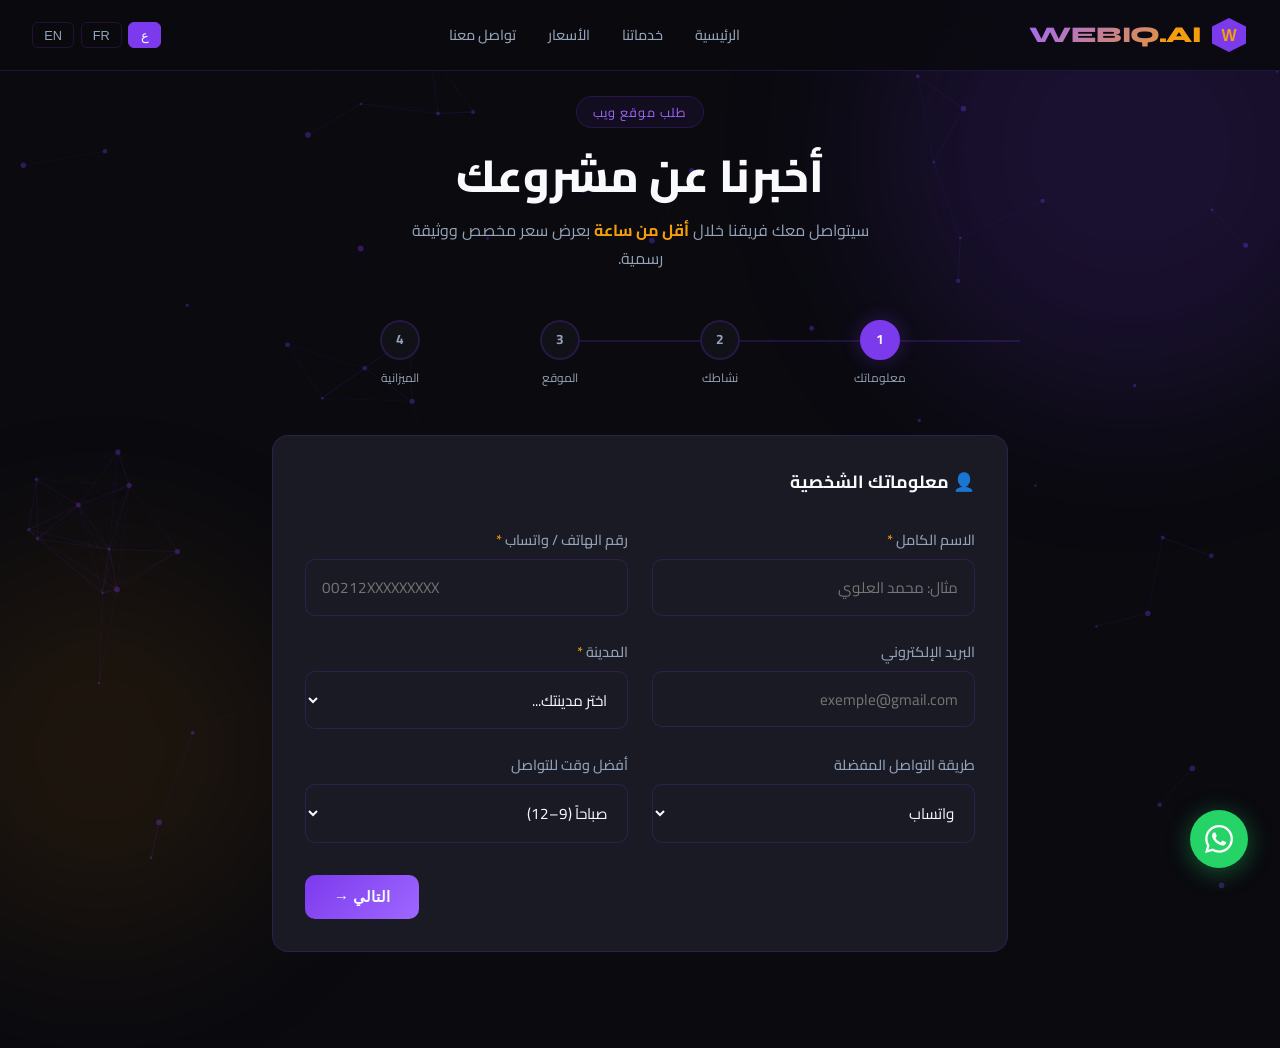
<file: order.html>
<!DOCTYPE html>
<html lang="ar" dir="rtl">
<head>
<meta charset="UTF-8">
<meta name="viewport" content="width=device-width, initial-scale=1.0">
<title>اطلب موقعك — WEBIQ.AI</title>
<link rel="icon" href="data:image/svg+xml,<svg xmlns='http://www.w3.org/2000/svg' viewBox='0 0 100 100'><polygon points='50,5 95,27.5 95,72.5 50,95 5,72.5 5,27.5' fill='%237C3AED'/><text y='.9em' x='50%' text-anchor='middle' font-size='45' font-weight='900' fill='%23F59E0B' font-family='Arial'>W</text></svg>">
<link rel="stylesheet" href="style.css">
<!-- Web3Forms (no setup needed) -->
<style>
.progress-bar{display:flex;gap:0;margin-bottom:3rem;justify-content:center;}
.step-item{display:flex;flex-direction:column;align-items:center;gap:.5rem;flex:1;max-width:160px;position:relative;}
.step-item::before{content:'';position:absolute;top:20px;left:calc(50% + 20px);width:calc(100% - 40px);height:2px;background:var(--border);z-index:0;}
.step-item:last-child::before{display:none;}
.step-circle{width:40px;height:40px;border-radius:50%;border:2px solid var(--border);display:flex;align-items:center;justify-content:center;font-size:.85rem;font-weight:700;color:var(--gray);background:var(--black2);z-index:1;transition:all .3s;}
.step-item.active .step-circle{border-color:var(--purple);background:var(--purple);color:var(--white);box-shadow:0 0 20px var(--purple-glow);}
.step-item.done .step-circle{border-color:var(--gold);background:var(--gold);color:var(--black);}
.step-label{font-size:.75rem;color:var(--gray);text-align:center;}
.form-step{display:none;}
.form-step.active{display:block;animation:fadeIn .4s ease;}
@keyframes fadeIn{from{opacity:0;transform:translateY(20px)}to{opacity:1;transform:translateY(0)}}
.step-nav{display:flex;gap:1rem;justify-content:space-between;margin-top:2rem;}
.btn-prev{padding:.8rem 1.8rem;border-radius:10px;border:1px solid var(--border);background:transparent;color:var(--white);cursor:pointer;font-size:.95rem;transition:all .2s;}
.btn-prev:hover{border-color:var(--purple);}
.btn-next{padding:.8rem 1.8rem;border-radius:10px;background:linear-gradient(135deg,var(--purple),var(--purple-light));color:var(--white);border:none;cursor:pointer;font-size:.95rem;font-weight:600;transition:all .3s;}
.btn-next:hover{transform:translateY(-2px);box-shadow:0 0 25px var(--purple-glow);}
.required{color:var(--gold);}
.rating-row{display:flex;gap:.5rem;flex-wrap:wrap;}
.rating-btn{padding:.4rem .9rem;border-radius:8px;border:1px solid var(--border);background:transparent;color:var(--gray);cursor:pointer;font-size:.85rem;transition:all .2s;}
.rating-btn.selected{background:var(--purple);border-color:var(--purple);color:var(--white);}
.success-box{text-align:center;padding:3rem 2rem;display:none;}
.success-box .big-check{font-size:5rem;margin-bottom:1rem;}
.sending-overlay{display:none;position:fixed;inset:0;background:rgba(10,10,15,.92);z-index:9999;align-items:center;justify-content:center;flex-direction:column;gap:1rem;}
.sending-overlay.show{display:flex;}
.spinner{width:50px;height:50px;border:3px solid var(--border);border-top-color:var(--purple);border-radius:50%;animation:spin .8s linear infinite;}
@keyframes spin{to{transform:rotate(360deg)}}
</style>
</head>
<body class="rtl">
<canvas id="neural-canvas"></canvas>
<div class="glow-orb orb1"></div>
<div class="glow-orb orb2"></div>

<!-- SENDING OVERLAY -->
<div class="sending-overlay" id="sending-overlay">
  <div class="spinner"></div>
  <p style="color:var(--white);font-weight:600;">جاري إرسال طلبك...</p>
</div>

<nav class="navbar">
  <a href="index.html" class="logo">
    <svg class="logo-icon" viewBox="0 0 38 38"><polygon points="19,2 36,10.5 36,27.5 19,36 2,27.5 2,10.5" fill="#7C3AED"/><text x="19" y="25" text-anchor="middle" font-size="16" font-weight="900" fill="#F59E0B" font-family="Arial">W</text></svg>
    <span class="logo-text">WEBIQ<span class="logo-dot">.AI</span></span>
  </a>
  <ul class="nav-links">
    <li><a href="index.html">الرئيسية</a></li>
    <li><a href="services.html">خدماتنا</a></li>
    <li><a href="pricing.html">الأسعار</a></li>
    <li><a href="contact.html">تواصل معنا</a></li>
  </ul>
  <div style="display:flex;align-items:center;gap:1rem;">
    <div class="lang-switcher">
      <button class="lang-btn" data-lang="ar">ع</button>
      <button class="lang-btn" data-lang="fr">FR</button>
      <button class="lang-btn" data-lang="en">EN</button>
    </div>
  </div>
</nav>

<div class="order-form-wrap" style="position:relative;z-index:1;">
  <div style="text-align:center;margin-bottom:3rem;">
    <span class="section-badge">طلب موقع ويب</span>
    <h1 class="section-title" style="margin-top:.5rem;">أخبرنا عن مشروعك</h1>
    <p style="color:var(--gray);max-width:500px;margin:0 auto;line-height:1.7;">سيتواصل معك فريقنا خلال <strong style="color:var(--gold);">أقل من ساعة</strong> بعرض سعر مخصص ووثيقة رسمية.</p>
  </div>

  <!-- PROGRESS -->
  <div class="progress-bar">
    <div class="step-item active" id="step-ind-1"><div class="step-circle">1</div><div class="step-label">معلوماتك</div></div>
    <div class="step-item" id="step-ind-2"><div class="step-circle">2</div><div class="step-label">نشاطك</div></div>
    <div class="step-item" id="step-ind-3"><div class="step-circle">3</div><div class="step-label">الموقع</div></div>
    <div class="step-item" id="step-ind-4"><div class="step-circle">4</div><div class="step-label">الميزانية</div></div>
  </div>

  <div id="main-form">

  <!-- STEP 1 -->
  <div class="form-step active" id="step-1">
    <div style="background:var(--black3);border:1px solid var(--border);border-radius:16px;padding:2rem;">
      <h3 style="margin-bottom:1.5rem;font-size:1.1rem;">👤 معلوماتك الشخصية</h3>
      <div class="form-grid">
        <div class="form-group"><label>الاسم الكامل <span class="required">*</span></label><input class="form-input" id="f-name" type="text" placeholder="مثال: محمد العلوي"></div>
        <div class="form-group"><label>رقم الهاتف / واتساب <span class="required">*</span></label><input class="form-input" id="f-phone" type="tel" placeholder="00212XXXXXXXXX"></div>
        <div class="form-group"><label>البريد الإلكتروني</label><input class="form-input" id="f-email" type="email" placeholder="exemple@gmail.com"></div>
        <div class="form-group"><label>المدينة <span class="required">*</span></label>
          <select class="form-select" id="f-city">
            <option value="">اختر مدينتك...</option>
            <option>الدار البيضاء</option><option>الرباط</option><option>مراكش</option>
            <option>فاس</option><option>طنجة</option><option>أكادير</option>
            <option>مكناس</option><option>وجدة</option><option>خارج المغرب</option><option>أخرى</option>
          </select>
        </div>
        <div class="form-group"><label>طريقة التواصل المفضلة</label>
          <select class="form-select" id="f-contact-pref"><option value="whatsapp">واتساب</option><option value="phone">مكالمة هاتفية</option><option value="email">البريد الإلكتروني</option></select>
        </div>
        <div class="form-group"><label>أفضل وقت للتواصل</label>
          <select class="form-select" id="f-time"><option>صباحاً (9–12)</option><option>ظهراً (12–15)</option><option>مساءً (15–20)</option><option>في أي وقت</option></select>
        </div>
      </div>
      <div class="step-nav"><div></div><button class="btn-next" onclick="goStep(2)">التالي →</button></div>
    </div>
  </div>

  <!-- STEP 2 -->
  <div class="form-step" id="step-2">
    <div style="background:var(--black3);border:1px solid var(--border);border-radius:16px;padding:2rem;">
      <h3 style="margin-bottom:1.5rem;font-size:1.1rem;">🏢 نشاطك التجاري</h3>
      <div class="form-grid">
        <div class="form-group"><label>اسم المحل / الشركة <span class="required">*</span></label><input class="form-input" id="f-biz-name" type="text" placeholder="مثال: مطعم الأصالة"></div>
        <div class="form-group"><label>نوع النشاط <span class="required">*</span></label>
          <select class="form-select" id="f-sector">
            <option value="">اختر القطاع...</option>
            <option>مطعم / مقهى / حلواني</option><option>عيادة / طب أسنان / صيدلية</option>
            <option>حلاقة / تجميل / سبا</option><option>ملابس / أزياء / أكسسوار</option>
            <option>بناء / مقاولة / ديكور</option><option>تعليم / مدرسة / دروس</option>
            <option>فندق / رياض / شقق مفروشة</option><option>سيارات / وكالة / ميكانيك</option>
            <option>خدمات / استشارات</option><option>متجر إلكتروني</option><option>عقارات</option><option>أخرى</option>
          </select>
        </div>
        <div class="form-group full"><label>وصف نشاطك بشكل مختصر</label><textarea class="form-textarea" id="f-biz-desc" placeholder="مثال: مطعم متخصص في الأكلات المغربية التقليدية، يستقبل ما بين 50–100 زبون يومياً..."></textarea></div>
        <div class="form-group"><label>هل لديك موقع حالي؟</label>
          <select class="form-select" id="f-has-site"><option value="no">لا، أريد موقعاً جديداً</option><option value="yes-bad">نعم، لكنه قديم</option><option value="yes-good">نعم، أريد تحسينه</option></select>
        </div>
        <div class="form-group"><label>جمهورك المستهدف</label>
          <select class="form-select" id="f-audience"><option>محليون في نفس المدينة</option><option>مغاربة في كل البلد</option><option>سياح وأجانب</option><option>الجميع</option></select>
        </div>
      </div>
      <div class="step-nav"><button class="btn-prev" onclick="goStep(1)">← السابق</button><button class="btn-next" onclick="goStep(3)">التالي →</button></div>
    </div>
  </div>

  <!-- STEP 3 -->
  <div class="form-step" id="step-3">
    <div style="background:var(--black3);border:1px solid var(--border);border-radius:16px;padding:2rem;">
      <h3 style="margin-bottom:1.5rem;font-size:1.1rem;">🌐 الموقع المطلوب</h3>
      <div class="form-grid">
        <div class="form-group"><label>نوع الموقع <span class="required">*</span></label>
          <select class="form-select" id="f-site-type">
            <option value="">اختر...</option>
            <option>موقع تعريفي (Landing Page)</option><option>موقع متعدد الصفحات</option>
            <option>متجر إلكتروني</option><option>موقع مع نظام حجز</option><option>انصحني أنت</option>
          </select>
        </div>
        <div class="form-group"><label>مستوى الاستعجال</label>
          <select class="form-select" id="f-urgency"><option value="24h">⚡ خلال 24 ساعة (+30%)</option><option value="3days">🚀 خلال 3 أيام</option><option value="week" selected>📅 خلال أسبوع</option><option value="no-rush">😌 بدون استعجال</option></select>
        </div>
        <div class="form-group full"><label>الميزات المطلوبة</label>
          <div class="checkbox-group" style="margin-top:.5rem;">
            <label class="checkbox-item"><input type="checkbox" value="chatbot" class="feature-cb"> 🤖 Chatbot ذكي</label>
            <label class="checkbox-item"><input type="checkbox" value="booking" class="feature-cb"> 📅 حجز مواعيد</label>
            <label class="checkbox-item"><input type="checkbox" value="ecommerce" class="feature-cb"> 🛒 متجر إلكتروني</label>
            <label class="checkbox-item"><input type="checkbox" value="whatsapp" class="feature-cb"> 💬 واتساب مدمج</label>
            <label class="checkbox-item"><input type="checkbox" value="gallery" class="feature-cb"> 🖼️ معرض صور</label>
            <label class="checkbox-item"><input type="checkbox" value="multilang" class="feature-cb"> 🌍 متعدد اللغات</label>
            <label class="checkbox-item"><input type="checkbox" value="seo" class="feature-cb"> 🔍 SEO متقدم</label>
            <label class="checkbox-item"><input type="checkbox" value="analytics" class="feature-cb"> 📊 تحليلات</label>
          </div>
        </div>
        <div class="form-group"><label>اللغات</label>
          <div class="checkbox-group" style="margin-top:.5rem;">
            <label class="checkbox-item"><input type="checkbox" value="ar" class="lang-cb" checked> العربية</label>
            <label class="checkbox-item"><input type="checkbox" value="fr" class="lang-cb"> الفرنسية</label>
            <label class="checkbox-item"><input type="checkbox" value="en" class="lang-cb"> الإنجليزية</label>
          </div>
        </div>
        <div class="form-group"><label>هل تملك اسم نطاق؟</label>
          <select class="form-select" id="f-domain"><option value="no">لا — أحتاج مساعدة</option><option value="yes">نعم</option><option value="need">أريد مساعدة في الاختيار</option></select>
        </div>
      </div>
      <div class="step-nav"><button class="btn-prev" onclick="goStep(2)">← السابق</button><button class="btn-next" onclick="goStep(4)">التالي →</button></div>
    </div>
  </div>

  <!-- STEP 4 -->
  <div class="form-step" id="step-4">
    <div style="background:var(--black3);border:1px solid var(--border);border-radius:16px;padding:2rem;">
      <h3 style="margin-bottom:1.5rem;font-size:1.1rem;">💰 الميزانية والتفاصيل</h3>
      <div class="form-grid">
        <div class="form-group"><label>الميزانية التقريبية <span class="required">*</span></label>
          <select class="form-select" id="f-budget">
            <option value="">اختر...</option>
            <option value="200-400">$200 – $400 (Starter)</option>
            <option value="400-800">$400 – $800 (Pro)</option>
            <option value="800-1500">$800 – $1,500 (Advanced)</option>
            <option value="1500+">$1,500+ (Enterprise)</option>
            <option value="discuss">أريد عرض سعر أولاً</option>
          </select>
        </div>
        <div class="form-group"><label>كيف سمعت عنا؟</label>
          <select class="form-select" id="f-source"><option>واتساب</option><option>فيسبوك</option><option>إنستغرام</option><option>توصية</option><option>غوغل</option><option>أخرى</option></select>
        </div>
        <div class="form-group full"><label>مواقع تعجبك كمرجع للتصميم</label><input class="form-input" id="f-inspiration" type="text" placeholder="مثال: apple.com, noon.com..."></div>
        <div class="form-group full"><label>ألوان أو هوية بصرية مفضلة</label><input class="form-input" id="f-colors" type="text" placeholder="مثال: أزرق وأبيض، ألوان فاخرة..."></div>
        <div class="form-group full"><label>ملاحظات أو طلبات خاصة</label><textarea class="form-textarea" id="f-notes" placeholder="أي تفاصيل إضافية تريد إضافتها..."></textarea></div>
      </div>

      <div style="background:rgba(124,58,237,.08);border:1px solid var(--border);border-radius:12px;padding:1.2rem;margin:1.5rem 0;display:flex;gap:.7rem;align-items:flex-start;">
        <span style="font-size:1.3rem;">🔒</span>
        <p style="color:var(--gray);font-size:.88rem;line-height:1.6;">معلوماتك محمية بالكامل. ستصلك رسالة تأكيد فورية عبر واتساب بمجرد إرسال الطلب، وسيتواصل معك فريقنا بعرض سعر رسمي خلال أقل من ساعة.</p>
      </div>

      <div class="step-nav">
        <button class="btn-prev" onclick="goStep(3)">← السابق</button>
        <button class="btn-submit" onclick="submitForm()" style="flex:1;max-width:320px;">🚀 إرسال الطلب والحصول على عرض</button>
      </div>
    </div>
  </div>
  </div><!-- /main-form -->

  <!-- SUCCESS BOX -->
  <div class="success-box" id="success-box">
    <div class="big-check">🎉</div>
    <h2 style="font-size:1.8rem;font-weight:800;margin-bottom:.5rem;">تم إرسال طلبك بنجاح!</h2>
    <p>ستصلك رسالة تأكيد على واتساب الآن.<br>وسيرسل لك فريق WEBIQ.AI عرض سعر رسمي خلال أقل من ساعة.</p>
    <div style="display:flex;flex-direction:column;gap:1rem;align-items:center;max-width:400px;margin:0 auto;">
      <a id="wa-confirm-link" href="#" target="_blank" class="btn-primary" style="width:100%;justify-content:center;">💬 فتح واتساب لمتابعة طلبك</a>
      <a href="index.html" style="color:var(--gray);font-size:.9rem;">← العودة للرئيسية</a>
    </div>
    <div style="margin-top:2rem;padding:1.2rem;background:var(--black3);border:1px solid var(--border);border-radius:12px;max-width:500px;margin-left:auto;margin-right:auto;">
      <p style="color:var(--gray);font-size:.85rem;line-height:1.7;">📧 تم إرسال نسخة من طلبك إلى فريق WEBIQ.AI. سنراجعه ونرسل لك وثيقة عرض سعر رسمية.</p>
    </div>
  </div>
</div>

<a class="wa-float" href="https://wa.me/00212609018612" target="_blank">
  <svg width="28" height="28" viewBox="0 0 24 24" fill="white"><path d="M17.472 14.382c-.297-.149-1.758-.867-2.03-.967-.273-.099-.471-.148-.67.15-.197.297-.767.966-.94 1.164-.173.199-.347.223-.644.075-.297-.15-1.255-.463-2.39-1.475-.883-.788-1.48-1.761-1.653-2.059-.173-.297-.018-.458.13-.606.134-.133.298-.347.446-.52.149-.174.198-.298.298-.497.099-.198.05-.371-.025-.52-.075-.149-.669-1.612-.916-2.207-.242-.579-.487-.5-.669-.51-.173-.008-.371-.01-.57-.01-.198 0-.52.074-.792.372-.272.297-1.04 1.016-1.04 2.479 0 1.462 1.065 2.875 1.213 3.074.149.198 2.096 3.2 5.077 4.487.709.306 1.262.489 1.694.625.712.227 1.36.195 1.871.118.571-.085 1.758-.719 2.006-1.413.248-.694.248-1.289.173-1.413-.074-.124-.272-.198-.57-.347m-5.421 7.403h-.004a9.87 9.87 0 01-5.031-1.378l-.361-.214-3.741.982.998-3.648-.235-.374a9.86 9.86 0 01-1.51-5.26c.001-5.45 4.436-9.884 9.888-9.884 2.64 0 5.122 1.03 6.988 2.898a9.825 9.825 0 012.893 6.994c-.003 5.45-4.437 9.884-9.885 9.884m8.413-18.297A11.815 11.815 0 0012.05 0C5.495 0 .16 5.335.157 11.892c0 2.096.547 4.142 1.588 5.945L.057 24l6.305-1.654a11.882 11.882 0 005.683 1.448h.005c6.554 0 11.89-5.335 11.893-11.893a11.821 11.821 0 00-3.48-8.413Z"/></svg>
</a>

<script src="main.js"></script>
<script>
// ── Web3Forms config ──
const W3F_KEY = '54090faa-f30d-43f9-99fd-e6403aa060bd';

let currentStep = 1;

function goStep(n) {
  if(n===2 && !validate(1)) return;
  if(n===3 && !validate(2)) return;
  document.querySelector(`#step-${currentStep}`)?.classList.remove('active');
  document.querySelector(`#step-ind-${currentStep}`)?.classList.remove('active');
  document.querySelector(`#step-ind-${currentStep}`)?.classList.add('done');
  currentStep = n;
  document.querySelector(`#step-${n}`)?.classList.add('active');
  document.querySelector(`#step-ind-${n}`)?.classList.add('active');
  window.scrollTo({top:0,behavior:'smooth'});
}

function validate(step) {
  if(step===1){
    if(!v('f-name'))  { alert('الرجاء إدخال اسمك الكامل'); return false; }
    if(!v('f-phone')) { alert('الرجاء إدخال رقم هاتفك'); return false; }
    if(!v('f-city'))  { alert('الرجاء اختيار مدينتك'); return false; }
  }
  if(step===2){
    if(!v('f-biz-name')) { alert('الرجاء إدخال اسم نشاطك التجاري'); return false; }
    if(!v('f-sector'))   { alert('الرجاء اختيار القطاع'); return false; }
  }
  return true;
}
function v(id){ return (document.getElementById(id)?.value||'').trim(); }

function getChecked(cls){
  return [...document.querySelectorAll(`.${cls}:checked`)].map(c=>c.value).join(', ') || 'لا يوجد';
}

async function submitForm() {
  if(!v('f-budget')){ alert('الرجاء اختيار الميزانية'); return; }

  // Collect all data
  const data = {
    client_name:    v('f-name'),
    client_phone:   v('f-phone'),
    client_email:   v('f-email') || 'لم يُدخل',
    client_city:    v('f-city'),
    contact_pref:   v('f-contact-pref'),
    best_time:      v('f-time'),
    biz_name:       v('f-biz-name'),
    sector:         v('f-sector'),
    biz_desc:       v('f-biz-desc') || '—',
    has_site:       v('f-has-site'),
    audience:       v('f-audience'),
    site_type:      v('f-site-type'),
    urgency:        v('f-urgency'),
    features:       getChecked('feature-cb'),
    languages:      getChecked('lang-cb'),
    domain:         v('f-domain'),
    budget:         v('f-budget'),
    source:         v('f-source'),
    inspiration:    v('f-inspiration') || '—',
    colors:         v('f-colors') || '—',
    notes:          v('f-notes') || '—',
    submit_date:    new Date().toLocaleString('ar-MA', {timeZone:'Africa/Casablanca'}),
    to_email:       'khafir2017@gmail.com',
  };

  // Show spinner
  document.getElementById('sending-overlay').classList.add('show');

  // 1. Send via Web3Forms → يصل مباشرة لـ khafir2017@gmail.com
  try {
    // ── بناء الرابط السحري للإدارة ──
    const adminBase = 'https://webiqsite.netlify.app/admin.html';
    const magicParams = new URLSearchParams({
      name:     data.client_name,
      phone:    data.client_phone,
      email:    data.client_email,
      city:     data.client_city,
      biz:      data.biz_name,
      sector:   data.sector,
      type:     data.site_type,
      budget:   data.budget,
      urgency:  data.urgency,
      features: data.features,
      delivery: '',
    });
    const magicLink = `${adminBase}?${magicParams.toString()}`;

    const emailBody = `
🌐 طلب موقع جديد — WEBIQ.AI
━━━━━━━━━━━━━━━━━━━━━━━━━━━━

👤 العميل: ${data.client_name}
📱 الهاتف: ${data.client_phone}
📧 الإيميل: ${data.client_email}
🏙️ المدينة: ${data.client_city}
📞 التواصل المفضل: ${data.contact_pref} — ${data.best_time}

━━━━━━━━━━━━━━━━━━━━━━━━━━━━
🏢 النشاط: ${data.biz_name}
📂 القطاع: ${data.sector}
📝 الوصف: ${data.biz_desc}

━━━━━━━━━━━━━━━━━━━━━━━━━━━━
🌐 نوع الموقع: ${data.site_type}
⚡ الاستعجال: ${data.urgency}
🔧 الميزات: ${data.features}
🌍 اللغات: ${data.languages}
💰 الميزانية: ${data.budget}
🎨 الألوان: ${data.colors}
🔗 مرجع التصميم: ${data.inspiration}

━━━━━━━━━━━━━━━━━━━━━━━━━━━━
💬 ملاحظات: ${data.notes}
🕐 التاريخ: ${data.submit_date}

━━━━━━━━━━━━━━━━━━━━━━━━━━━━
🚀 إجراء سريع — اضغط الرابط أدناه:
⚡ أضف ${data.client_name} للبايبلاين فوراً:
${magicLink}
━━━━━━━━━━━━━━━━━━━━━━━━━━━━
    `.trim();

    await fetch('https://api.web3forms.com/submit', {
      method: 'POST',
      headers: { 'Content-Type': 'application/json', 'Accept': 'application/json' },
      body: JSON.stringify({
        access_key: W3F_KEY,
        subject: `🌐 طلب موقع جديد — ${data.biz_name} (${data.sector}) — WEBIQ.AI`,
        from_name: `WEBIQ.AI — ${data.client_name}`,
        message: emailBody,
        email: data.client_email || 'noreply@webiq.ai',
        // Extra fields shown in Web3Forms dashboard
        'العميل': data.client_name,
        'الهاتف': data.client_phone,
        'النشاط': data.biz_name,
        'الميزانية': data.budget,
        'الاستعجال': data.urgency,
      })
    });
    console.log('✅ Web3Forms: إيميل أُرسل بنجاح');
  } catch(e) { console.warn('Web3Forms error:', e); }

  // 2. Build WhatsApp notification for Ahmed (detailed)
  const waToAhmed = `🌐 *طلب موقع جديد — WEBIQ.AI*
━━━━━━━━━━━━━━━━
👤 *العميل:* ${data.client_name}
📱 *الهاتف:* ${data.client_phone}
📧 *الإيميل:* ${data.client_email}
🏙️ *المدينة:* ${data.client_city}
📞 *التواصل:* ${data.contact_pref} — ${data.best_time}
━━━━━━━━━━━━━━━━
🏢 *النشاط:* ${data.biz_name}
📂 *القطاع:* ${data.sector}
📝 *الوصف:* ${data.biz_desc}
━━━━━━━━━━━━━━━━
🌐 *نوع الموقع:* ${data.site_type}
⚡ *الاستعجال:* ${data.urgency}
🔧 *الميزات:* ${data.features}
🌍 *اللغات:* ${data.languages}
💰 *الميزانية:* ${data.budget}
🎨 *الألوان:* ${data.colors}
🔗 *مرجع التصميم:* ${data.inspiration}
━━━━━━━━━━━━━━━━
💬 *ملاحظات:* ${data.notes}
🕐 *التاريخ:* ${data.submit_date}`;

  // 3. Build WhatsApp confirmation for client
  const budgetLabel = {
    '200-400':'Starter ($200–$400)',
    '400-800':'Pro ($400–$800)',
    '800-1500':'Advanced ($800–$1,500)',
    '1500+':'Enterprise ($1,500+)',
    'discuss':'عرض سعر مفصّل'
  }[data.budget] || data.budget;

  const waToClient = `مرحباً ${data.client_name} 👋

شكراً لثقتك في *WEBIQ.AI* — وصل طلبك بنجاح! ✅

📋 *ملخص طلبك:*
• النشاط: ${data.biz_name} (${data.sector})
• الموقع المطلوب: ${data.site_type}
• الميزانية: ${budgetLabel}
• الاستعجال: ${data.urgency}

⏱️ سنرسل لك *وثيقة عرض سعر رسمية* خلال أقل من ساعة، تتضمن:
✦ تفاصيل المشروع الكاملة
✦ السعر الدقيق بعملتك
✦ جدول التسليم
✦ ما يميز موقعك عن المنافسين

*WEBIQ.AI* — مواقع ذكية تبيع وأنت نائم 🌍`;

  // Store client data globally for the quote generator
  window._lastOrder = { data, waToClient };

  // 4. Update WA link & show success
  document.getElementById('wa-confirm-link').href =
    `https://wa.me/00212609018612?text=${encodeURIComponent(waToAhmed)}`;

  document.getElementById('sending-overlay').classList.remove('show');
  document.getElementById('main-form').style.display = 'none';
  document.getElementById('success-box').style.display = 'block';
  window.scrollTo({top:0,behavior:'smooth'});

  // Auto-open WhatsApp to Ahmed after 1.5s
  setTimeout(() => {
    window.open(`https://wa.me/00212609018612?text=${encodeURIComponent(waToAhmed)}`, '_blank');
  }, 1500);
}
</script>
</body>
</html>
</file>
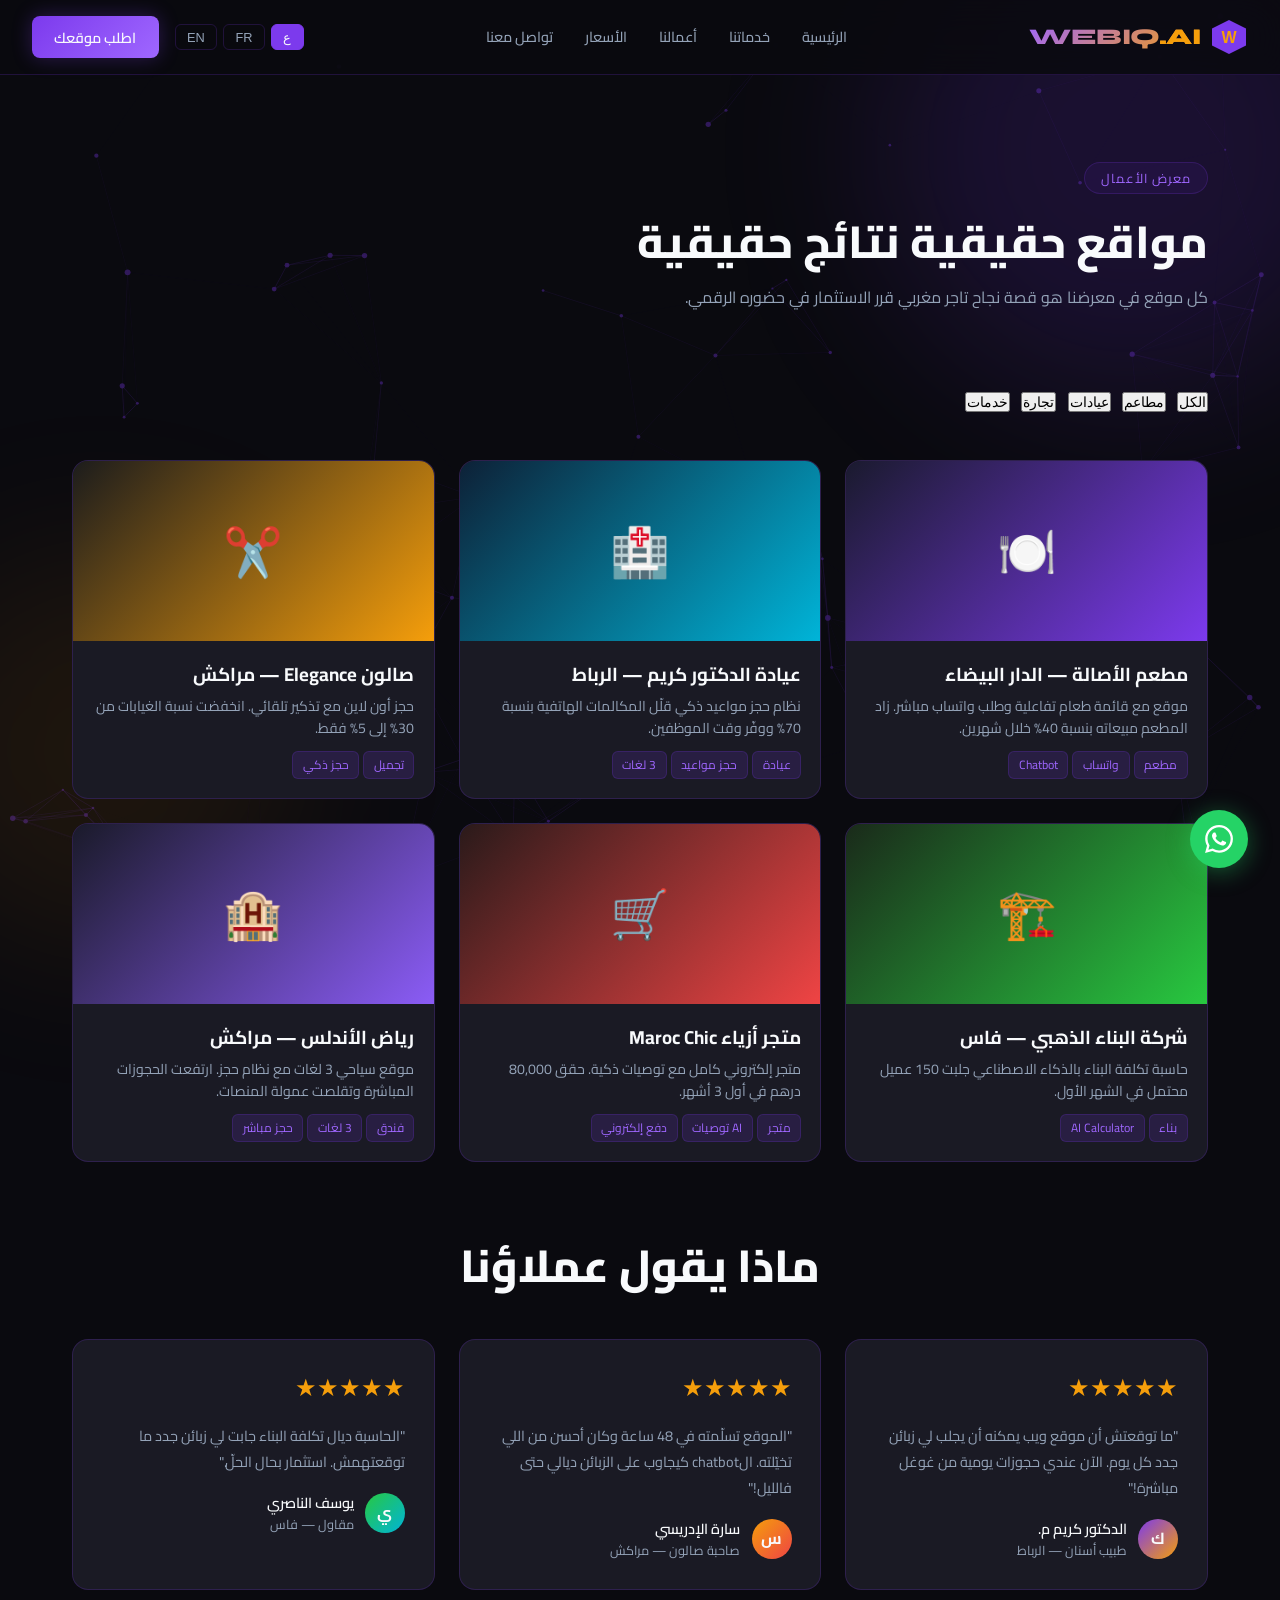
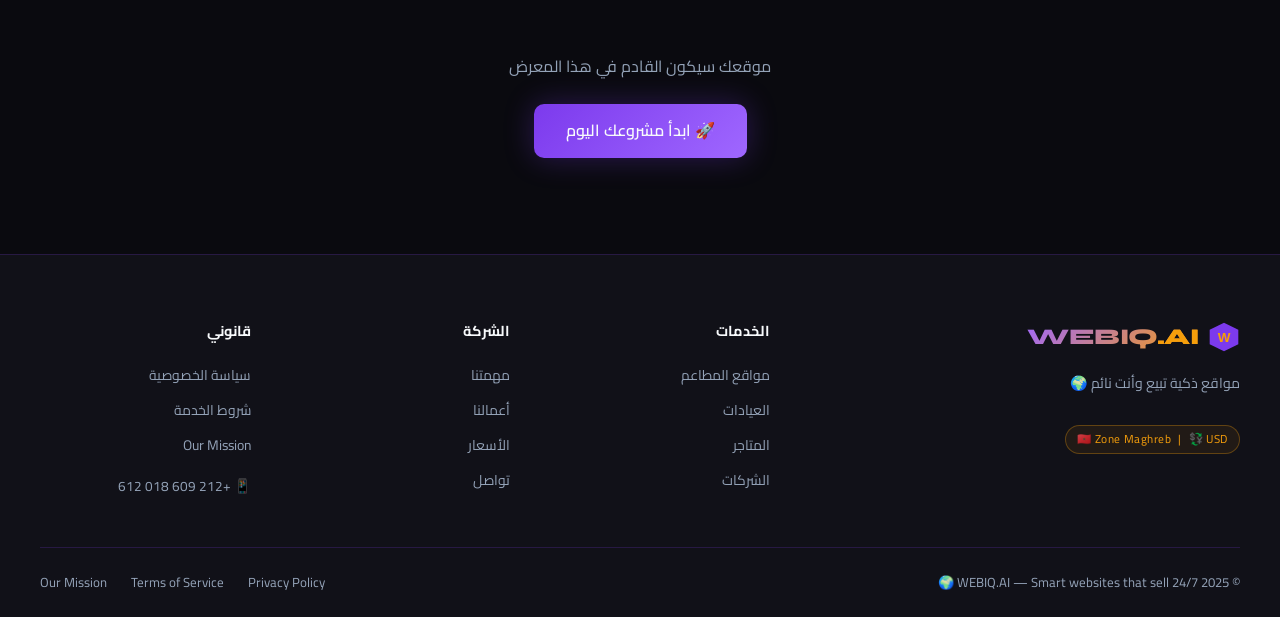
<file: portfolio.html>
<!DOCTYPE html>
<html lang="ar" dir="rtl">
<head>
<meta charset="UTF-8">
<meta name="viewport" content="width=device-width, initial-scale=1.0">
<title>أعمالنا — WEBIQ.AI</title>
<meta name="description" content="معرض أعمال WEBIQ.AI — مواقع ذكية للمطاعم والعيادات والمتاجر في المغرب. AI website portfolio: restaurants, clinics, e-commerce Morocco.">
<link rel="canonical" href="https://thewebiq.pro/portfolio.html">
<link rel="icon" href="data:image/svg+xml,<svg xmlns='http://www.w3.org/2000/svg' viewBox='0 0 100 100'><polygon points='50,5 95,27.5 95,72.5 50,95 5,72.5 5,27.5' fill='%237C3AED'/><text y='.9em' x='50%' text-anchor='middle' font-size='45' font-weight='900' fill='%23F59E0B' font-family='Arial'>W</text></svg>">
<link rel="stylesheet" href="style.css">
</head>
<body class="rtl">
<canvas id="neural-canvas"></canvas>
<div class="glow-orb orb1"></div>
<div class="glow-orb orb2"></div>

<nav class="navbar">
  <a href="index.html" class="logo">
    <svg class="logo-icon" viewBox="0 0 38 38"><polygon points="19,2 36,10.5 36,27.5 19,36 2,27.5 2,10.5" fill="#7C3AED"/><text x="19" y="25" text-anchor="middle" font-size="16" font-weight="900" fill="#F59E0B" font-family="Arial">W</text></svg>
    <span class="logo-text">WEBIQ<span class="logo-dot">.AI</span></span>
  </a>
  <ul class="nav-links">
    <li><a href="index.html">الرئيسية</a></li>
    <li><a href="services.html">خدماتنا</a></li>
    <li><a href="portfolio.html">أعمالنا</a></li>
    <li><a href="pricing.html">الأسعار</a></li>
    <li><a href="contact.html">تواصل معنا</a></li>
  </ul>
  <div style="display:flex;align-items:center;gap:1rem;">
    <div class="lang-switcher">
      <button class="lang-btn active" data-lang="ar">ع</button>
      <button class="lang-btn" data-lang="fr">FR</button>
      <button class="lang-btn" data-lang="en">EN</button>
    </div>
    <a href="order.html" class="nav-cta">اطلب موقعك</a>
  </div>
</nav>

<div class="page-header">
  <div>
    <span class="section-badge">معرض الأعمال</span>
    <h1 class="section-title" style="margin-top:0.5rem;">مواقع حقيقية <span class="gradient-text">نتائج حقيقية</span></h1>
    <p style="color:var(--gray);max-width:560px;line-height:1.8;">كل موقع في معرضنا هو قصة نجاح تاجر مغربي قرر الاستثمار في حضوره الرقمي.</p>
  </div>
</div>

<section style="position:relative;z-index:1;">
<div class="section-wrap" style="padding-top:2rem;">

  <!-- Filter -->
  <div style="display:flex;gap:0.7rem;flex-wrap:wrap;margin-bottom:2.5rem;">
    <button class="rating-btn selected" style="font-size:0.85rem;">الكل</button>
    <button class="rating-btn" style="font-size:0.85rem;">مطاعم</button>
    <button class="rating-btn" style="font-size:0.85rem;">عيادات</button>
    <button class="rating-btn" style="font-size:0.85rem;">تجارة</button>
    <button class="rating-btn" style="font-size:0.85rem;">خدمات</button>
  </div>

  <div class="portfolio-grid">
    <div class="port-card">
      <div class="port-thumb" style="background:linear-gradient(135deg,#1a1a2e,#7C3AED);">🍽️</div>
      <div class="port-info">
        <h3>مطعم الأصالة — الدار البيضاء</h3>
        <p>موقع مع قائمة طعام تفاعلية وطلب واتساب مباشر. زاد المطعم مبيعاته بنسبة 40% خلال شهرين.</p>
        <span class="port-tag">مطعم</span>
        <span class="port-tag">واتساب</span>
        <span class="port-tag">Chatbot</span>
      </div>
    </div>

    <div class="port-card">
      <div class="port-thumb" style="background:linear-gradient(135deg,#0d2137,#00b4d8);">🏥</div>
      <div class="port-info">
        <h3>عيادة الدكتور كريم — الرباط</h3>
        <p>نظام حجز مواعيد ذكي قلّل المكالمات الهاتفية بنسبة 70% ووفّر وقت الموظفين.</p>
        <span class="port-tag">عيادة</span>
        <span class="port-tag">حجز مواعيد</span>
        <span class="port-tag">3 لغات</span>
      </div>
    </div>

    <div class="port-card">
      <div class="port-thumb" style="background:linear-gradient(135deg,#1c1c1c,#F59E0B);">✂️</div>
      <div class="port-info">
        <h3>صالون Elegance — مراكش</h3>
        <p>حجز أون لاين مع تذكير تلقائي. انخفضت نسبة الغيابات من 30% إلى 5% فقط.</p>
        <span class="port-tag">تجميل</span>
        <span class="port-tag">حجز ذكي</span>
      </div>
    </div>

    <div class="port-card">
      <div class="port-thumb" style="background:linear-gradient(135deg,#1a2a1a,#28C840);">🏗️</div>
      <div class="port-info">
        <h3>شركة البناء الذهبي — فاس</h3>
        <p>حاسبة تكلفة البناء بالذكاء الاصطناعي جلبت 150 عميل محتمل في الشهر الأول.</p>
        <span class="port-tag">بناء</span>
        <span class="port-tag">AI Calculator</span>
      </div>
    </div>

    <div class="port-card">
      <div class="port-thumb" style="background:linear-gradient(135deg,#2a1a1a,#ef4444);">🛒</div>
      <div class="port-info">
        <h3>متجر أزياء Maroc Chic</h3>
        <p>متجر إلكتروني كامل مع توصيات ذكية. حقق 80,000 درهم في أول 3 أشهر.</p>
        <span class="port-tag">متجر</span>
        <span class="port-tag">AI توصيات</span>
        <span class="port-tag">دفع إلكتروني</span>
      </div>
    </div>

    <div class="port-card">
      <div class="port-thumb" style="background:linear-gradient(135deg,#1a1a2a,#8B5CF6);">🏨</div>
      <div class="port-info">
        <h3>رياض الأندلس — مراكش</h3>
        <p>موقع سياحي 3 لغات مع نظام حجز. ارتفعت الحجوزات المباشرة وتقلصت عمولة المنصات.</p>
        <span class="port-tag">فندق</span>
        <span class="port-tag">3 لغات</span>
        <span class="port-tag">حجز مباشر</span>
      </div>
    </div>
  </div>

  <!-- Testimonials -->
  <div style="margin-top:5rem;">
    <h2 class="section-title" style="text-align:center;margin-bottom:3rem;">ماذا يقول عملاؤنا</h2>
    <div style="display:grid;grid-template-columns:repeat(auto-fit,minmax(280px,1fr));gap:1.5rem;">
      <div style="background:var(--black3);border:1px solid var(--border);border-radius:16px;padding:1.8rem;">
        <div style="font-size:1.5rem;color:var(--gold);margin-bottom:1rem;">★★★★★</div>
        <p style="color:var(--gray);font-size:0.9rem;line-height:1.8;margin-bottom:1rem;">"ما توقعتش أن موقع ويب يمكنه أن يجلب لي زبائن جدد كل يوم. الآن عندي حجوزات يومية من غوغل مباشرة!"</p>
        <div style="display:flex;align-items:center;gap:0.7rem;">
          <div style="width:40px;height:40px;border-radius:50%;background:linear-gradient(135deg,var(--purple),var(--gold));display:flex;align-items:center;justify-content:center;font-weight:700;">ك</div>
          <div><div style="font-weight:600;font-size:0.9rem;">الدكتور كريم م.</div><div style="color:var(--gray);font-size:0.8rem;">طبيب أسنان — الرباط</div></div>
        </div>
      </div>

      <div style="background:var(--black3);border:1px solid var(--border);border-radius:16px;padding:1.8rem;">
        <div style="font-size:1.5rem;color:var(--gold);margin-bottom:1rem;">★★★★★</div>
        <p style="color:var(--gray);font-size:0.9rem;line-height:1.8;margin-bottom:1rem;">"الموقع تسلّمته في 48 ساعة وكان أحسن من اللي تخيّلته. الchatbot كيجاوب على الزبائن ديالي حتى فالليل!"</p>
        <div style="display:flex;align-items:center;gap:0.7rem;">
          <div style="width:40px;height:40px;border-radius:50%;background:linear-gradient(135deg,#F59E0B,#ef4444);display:flex;align-items:center;justify-content:center;font-weight:700;">س</div>
          <div><div style="font-weight:600;font-size:0.9rem;">سارة الإدريسي</div><div style="color:var(--gray);font-size:0.8rem;">صاحبة صالون — مراكش</div></div>
        </div>
      </div>

      <div style="background:var(--black3);border:1px solid var(--border);border-radius:16px;padding:1.8rem;">
        <div style="font-size:1.5rem;color:var(--gold);margin-bottom:1rem;">★★★★★</div>
        <p style="color:var(--gray);font-size:0.9rem;line-height:1.8;margin-bottom:1rem;">"الحاسبة ديال تكلفة البناء جابت لي زبائن جدد ما توقعتهمش. استثمار بحال الحلّ."</p>
        <div style="display:flex;align-items:center;gap:0.7rem;">
          <div style="width:40px;height:40px;border-radius:50%;background:linear-gradient(135deg,#28C840,#00b4d8);display:flex;align-items:center;justify-content:center;font-weight:700;">ي</div>
          <div><div style="font-weight:600;font-size:0.9rem;">يوسف الناصري</div><div style="color:var(--gray);font-size:0.8rem;">مقاول — فاس</div></div>
        </div>
      </div>
    </div>
  </div>

  <div style="text-align:center;margin-top:4rem;">
    <p style="color:var(--gray);margin-bottom:1.5rem;">موقعك سيكون القادم في هذا المعرض</p>
    <a href="order.html" class="btn-primary">🚀 ابدأ مشروعك اليوم</a>
  </div>

</div>
</section>

<footer class="footer-full">
  <div class="footer-grid">
    <div class="footer-brand">
      <a href="index.html" class="logo"><svg width="32" height="32" viewBox="0 0 38 38"><polygon points="19,2 36,10.5 36,27.5 19,36 2,27.5 2,10.5" fill="#7C3AED"/><text x="19" y="25" text-anchor="middle" font-size="16" font-weight="900" fill="#F59E0B" font-family="Arial">W</text></svg><span class="logo-text">WEBIQ<span class="logo-dot">.AI</span></span></a>
      <p id="footer-tagline">مواقع ذكية تبيع وأنت نائم 🌍</p>
      <div id="currency-badge" style="margin-top:0.8rem;"></div>
    </div>
    <div class="footer-col"><h4>الخدمات</h4><ul><li><a href="services.html">مواقع المطاعم</a></li><li><a href="services.html">العيادات</a></li><li><a href="services.html">المتاجر</a></li><li><a href="services.html">الشركات</a></li></ul></div>
    <div class="footer-col"><h4>الشركة</h4><ul><li><a href="mission.html">مهمتنا</a></li><li><a href="portfolio.html">أعمالنا</a></li><li><a href="pricing.html">الأسعار</a></li><li><a href="contact.html">تواصل</a></li></ul></div>
    <div class="footer-col"><h4>قانوني</h4><ul><li><a href="privacy.html">سياسة الخصوصية</a></li><li><a href="terms.html">شروط الخدمة</a></li><li><a href="mission.html">Our Mission</a></li></ul><div style="margin-top:1rem;"><a href="https://wa.me/00212609018612" style="color:var(--gray);font-size:0.85rem;text-decoration:none;">📱 +212 609 018 612</a></div></div>
  </div>
  <div class="footer-bottom">
    <p>© 2025 WEBIQ.AI — Smart websites that sell 24/7 🌍</p>
    <div class="footer-legal"><a href="privacy.html">Privacy Policy</a><a href="terms.html">Terms of Service</a><a href="mission.html">Our Mission</a></div>
  </div>
</footer>

<a class="wa-float" href="https://wa.me/00212609018612" target="_blank">
  <svg width="28" height="28" viewBox="0 0 24 24" fill="white"><path d="M17.472 14.382c-.297-.149-1.758-.867-2.03-.967-.273-.099-.471-.148-.67.15-.197.297-.767.966-.94 1.164-.173.199-.347.223-.644.075-.297-.15-1.255-.463-2.39-1.475-.883-.788-1.48-1.761-1.653-2.059-.173-.297-.018-.458.13-.606.134-.133.298-.347.446-.52.149-.174.198-.298.298-.497.099-.198.05-.371-.025-.52-.075-.149-.669-1.612-.916-2.207-.242-.579-.487-.5-.669-.51-.173-.008-.371-.01-.57-.01-.198 0-.52.074-.792.372-.272.297-1.04 1.016-1.04 2.479 0 1.462 1.065 2.875 1.213 3.074.149.198 2.096 3.2 5.077 4.487.709.306 1.262.489 1.694.625.712.227 1.36.195 1.871.118.571-.085 1.758-.719 2.006-1.413.248-.694.248-1.289.173-1.413-.074-.124-.272-.198-.57-.347m-5.421 7.403h-.004a9.87 9.87 0 01-5.031-1.378l-.361-.214-3.741.982.998-3.648-.235-.374a9.86 9.86 0 01-1.51-5.26c.001-5.45 4.436-9.884 9.888-9.884 2.64 0 5.122 1.03 6.988 2.898a9.825 9.825 0 012.893 6.994c-.003 5.45-4.437 9.884-9.885 9.884m8.413-18.297A11.815 11.815 0 0012.05 0C5.495 0 .16 5.335.157 11.892c0 2.096.547 4.142 1.588 5.945L.057 24l6.305-1.654a11.882 11.882 0 005.683 1.448h.005c6.554 0 11.89-5.335 11.893-11.893a11.821 11.821 0 00-3.48-8.413Z"/></svg>
</a>
<script src="main.js"></script>
<script>
document.querySelectorAll('.rating-btn').forEach(btn => {
  btn.addEventListener('click', function() {
    document.querySelectorAll('.rating-btn').forEach(b => b.classList.remove('selected'));
    this.classList.add('selected');
  });
});
</script>
</body>
</html>
</file>
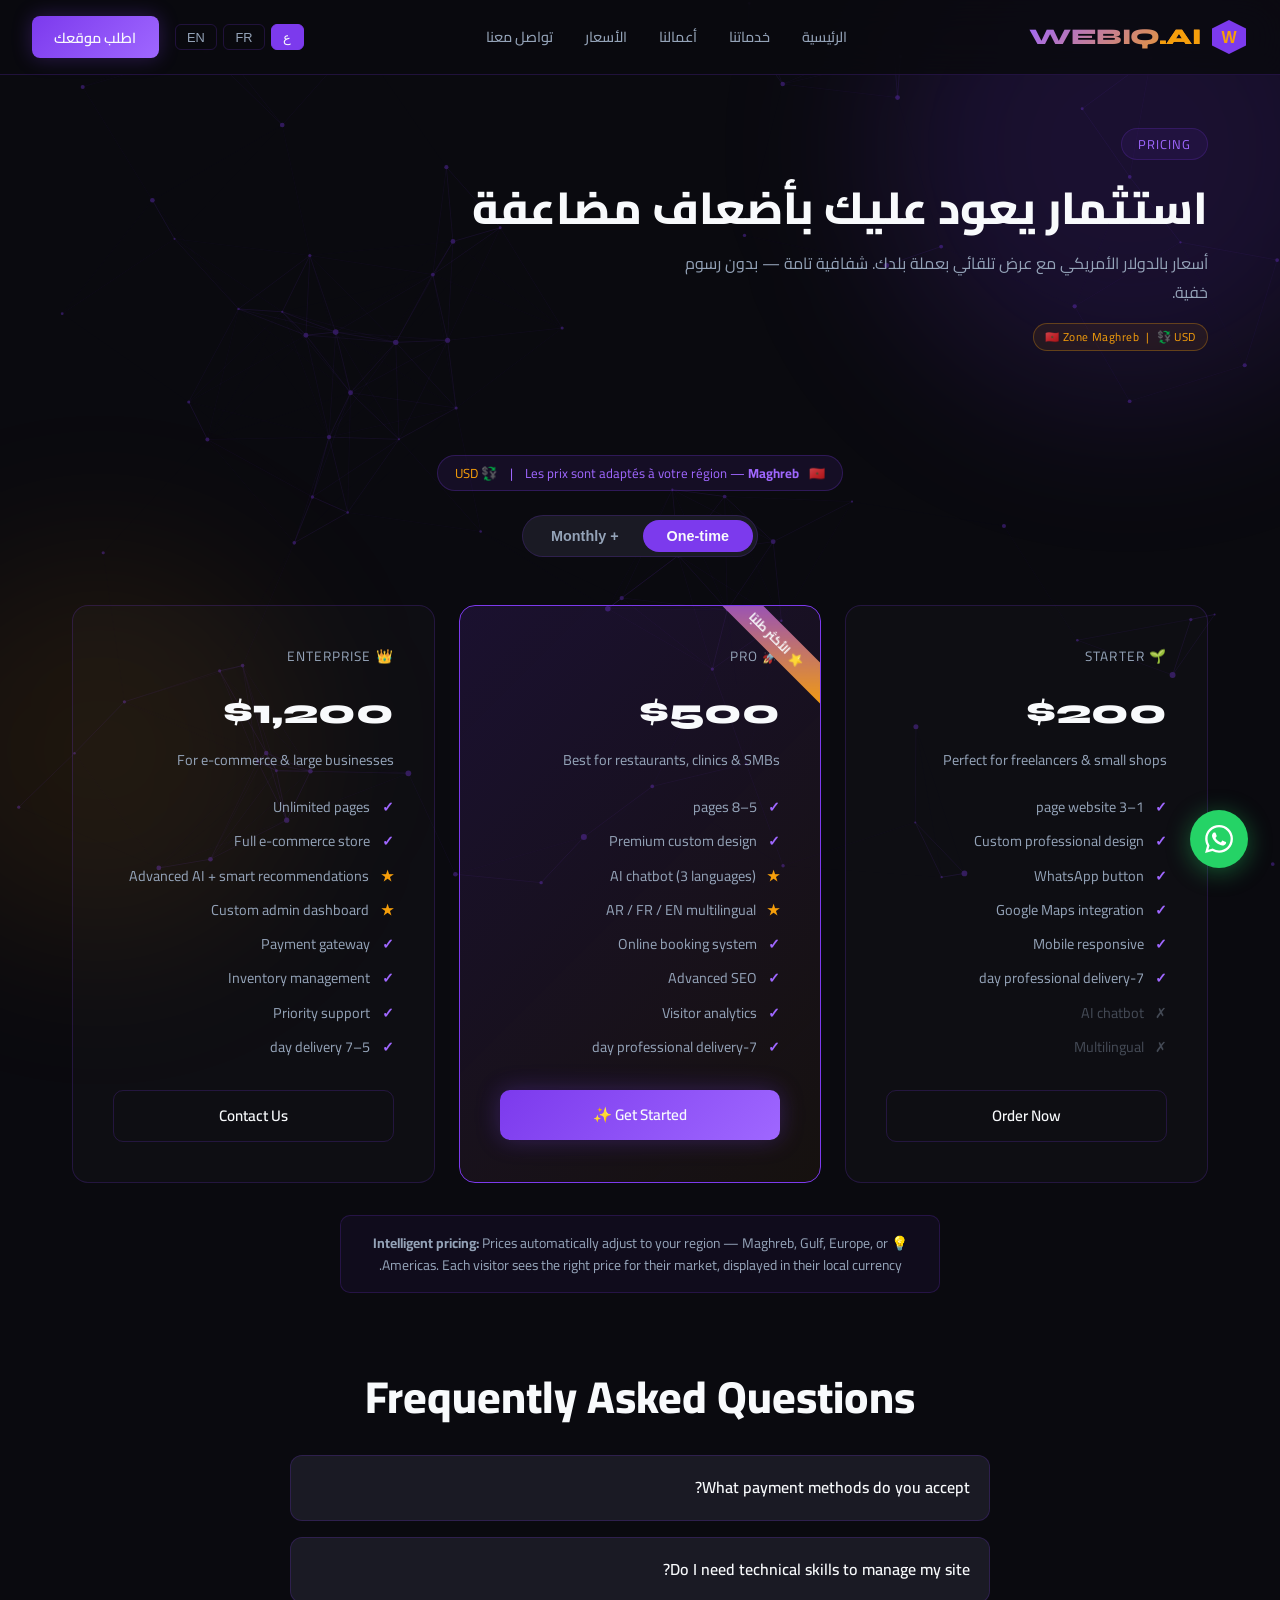
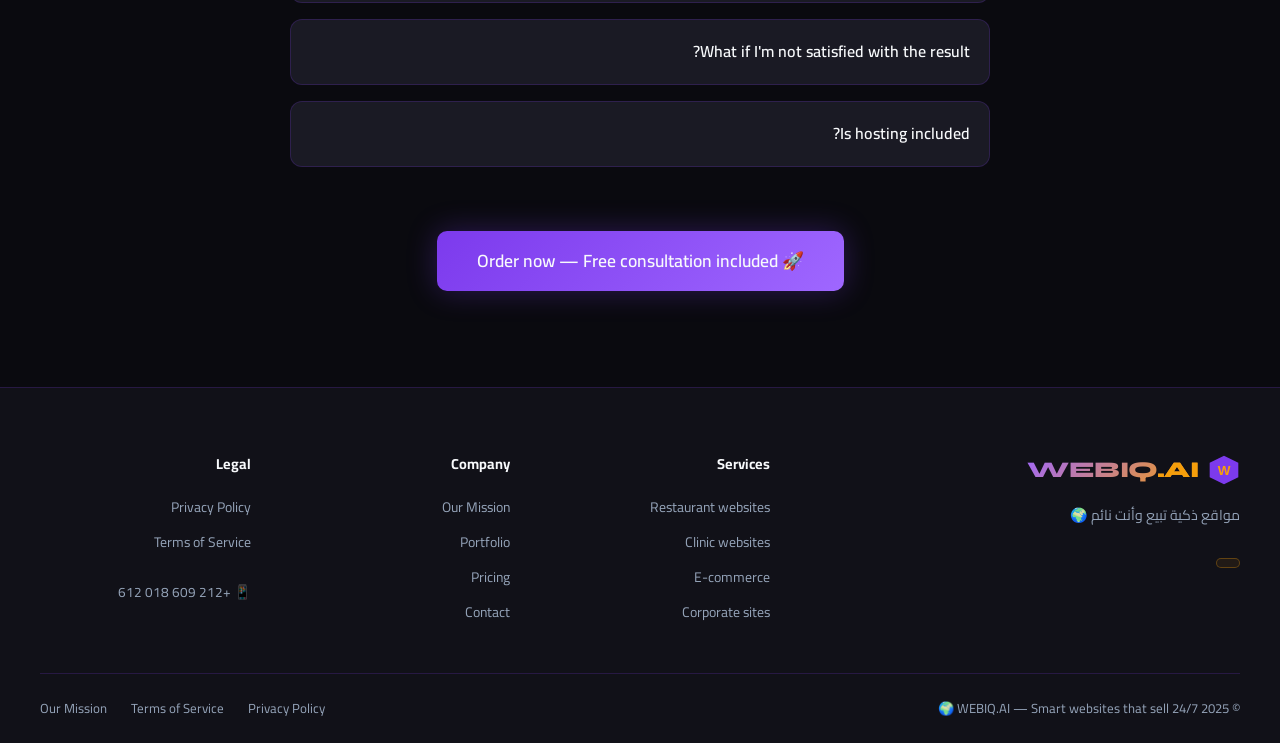
<file: pricing.html>
<!DOCTYPE html>
<html lang="ar" dir="rtl">
<head>
<meta charset="UTF-8">
<meta name="viewport" content="width=device-width, initial-scale=1.0">
<title>Pricing — WEBIQ.AI</title>
<meta name="description" content="WEBIQ.AI — Intelligent geo-pricing: prices adapt automatically to your region. AI websites for every market worldwide.">
<meta name="description" content="أسعار بناء المواقع الذكية في المغرب والخليج وأوروبا. AI website pricing from $200 (Morocco) to $8000 (International). Tarifs création site web IA.">
<link rel="canonical" href="https://thewebiq.pro/pricing.html">
<link rel="icon" href="data:image/svg+xml,<svg xmlns='http://www.w3.org/2000/svg' viewBox='0 0 100 100'><polygon points='50,5 95,27.5 95,72.5 50,95 5,72.5 5,27.5' fill='%237C3AED'/><text y='.9em' x='50%' text-anchor='middle' font-size='45' font-weight='900' fill='%23F59E0B' font-family='Arial'>W</text></svg>">
<link rel="stylesheet" href="style.css">
<style>
.price-card .price-usd { font-size:2.2rem; }
.price-card .price-local { font-size:0.88rem; }
</style>
</head>
<body class="rtl">
<canvas id="neural-canvas"></canvas>
<div class="glow-orb orb1"></div>
<div class="glow-orb orb2"></div>

<nav class="navbar">
  <a href="index.html" class="logo">
    <svg class="logo-icon" viewBox="0 0 38 38"><polygon points="19,2 36,10.5 36,27.5 19,36 2,27.5 2,10.5" fill="#7C3AED"/><text x="19" y="25" text-anchor="middle" font-size="16" font-weight="900" fill="#F59E0B" font-family="Arial">W</text></svg>
    <span class="logo-text">WEBIQ<span class="logo-dot">.AI</span></span>
  </a>
  <ul class="nav-links">
    <li><a href="index.html" id="nav-home">الرئيسية</a></li>
    <li><a href="services.html" id="nav-services">خدماتنا</a></li>
    <li><a href="portfolio.html" id="nav-portfolio">أعمالنا</a></li>
    <li><a href="pricing.html" id="nav-pricing">الأسعار</a></li>
    <li><a href="contact.html" id="nav-contact">تواصل معنا</a></li>
  </ul>
  <div style="display:flex;align-items:center;gap:1rem;">
    <div class="lang-switcher">
      <button class="lang-btn" data-lang="ar">ع</button>
      <button class="lang-btn" data-lang="fr">FR</button>
      <button class="lang-btn" data-lang="en">EN</button>
    </div>
    <a href="order.html" class="nav-cta" id="nav-order">اطلب موقعك</a>
  </div>
</nav>

<div class="page-header">
  <div>
    <span class="section-badge">Pricing</span>
    <h1 class="section-title" style="margin-top:0.5rem;">استثمار يعود عليك <span class="gradient-text">بأضعاف مضاعفة</span></h1>
    <p style="color:var(--gray);max-width:560px;line-height:1.8;">أسعار بالدولار الأمريكي مع عرض تلقائي بعملة بلدك. شفافية تامة — بدون رسوم خفية.</p>
    <div id="currency-badge" style="margin-top:1rem;"></div>
  </div>
</div>

<section style="position:relative;z-index:1;">
<div class="section-wrap" style="padding-top:2rem;">

  <div style="text-align:center;margin-bottom:3rem;">
    <!-- Zone Indicator — يظهر تلقائياً حسب بلد الزائر -->
    <div id="zone-indicator"></div>
    <div style="display:inline-flex;background:var(--black3);border:1px solid var(--border);border-radius:50px;padding:4px;">
      <button id="toggle-once" onclick="toggleBilling('once')" style="padding:0.5rem 1.5rem;border-radius:50px;border:none;cursor:pointer;font-size:0.9rem;font-weight:600;background:var(--purple);color:var(--white);transition:all 0.3s;">One-time</button>
      <button id="toggle-monthly" onclick="toggleBilling('monthly')" style="padding:0.5rem 1.5rem;border-radius:50px;border:none;cursor:pointer;font-size:0.9rem;font-weight:600;background:transparent;color:var(--gray);transition:all 0.3s;">+ Monthly</button>
    </div>
  </div>

  <div class="pricing-grid">
    <!-- Starter -->
    <div class="price-card">
      <div class="price-tier">🌱 Starter</div>
      <div id="p1-price"></div>
      <div class="price-desc">Perfect for freelancers & small shops</div>
      <ul class="price-features">
        <li><span class="check">✓</span> 1–3 page website</li>
        <li><span class="check">✓</span> Custom professional design</li>
        <li><span class="check">✓</span> WhatsApp button</li>
        <li><span class="check">✓</span> Google Maps integration</li>
        <li><span class="check">✓</span> Mobile responsive</li>
        <li><span class="check">✓</span> 7-day professional delivery</li>
        <li style="opacity:0.4"><span>✗</span> AI chatbot</li>
        <li style="opacity:0.4"><span>✗</span> Multilingual</li>
      </ul>
      <a href="order.html" class="btn-price btn-price-outline">Order Now</a>
    </div>

    <!-- Pro -->
    <div class="price-card featured">
      <div class="price-tier">🚀 Pro</div>
      <div id="p2-price"></div>
      <div class="price-desc">Best for restaurants, clinics & SMBs</div>
      <ul class="price-features">
        <li><span class="check">✓</span> 5–8 pages</li>
        <li><span class="check">✓</span> Premium custom design</li>
        <li><span class="check" style="color:var(--gold)">★</span> AI chatbot (3 languages)</li>
        <li><span class="check" style="color:var(--gold)">★</span> AR / FR / EN multilingual</li>
        <li><span class="check">✓</span> Online booking system</li>
        <li><span class="check">✓</span> Advanced SEO</li>
        <li><span class="check">✓</span> Visitor analytics</li>
        <li><span class="check">✓</span> 7-day professional delivery</li>
      </ul>
      <a href="order.html" class="btn-price btn-price-filled">Get Started ✨</a>
    </div>

    <!-- Enterprise -->
    <div class="price-card">
      <div class="price-tier">👑 Enterprise</div>
      <div id="p3-price"></div>
      <div class="price-desc">For e-commerce & large businesses</div>
      <ul class="price-features">
        <li><span class="check">✓</span> Unlimited pages</li>
        <li><span class="check">✓</span> Full e-commerce store</li>
        <li><span class="check" style="color:var(--gold)">★</span> Advanced AI + smart recommendations</li>
        <li><span class="check" style="color:var(--gold)">★</span> Custom admin dashboard</li>
        <li><span class="check">✓</span> Payment gateway</li>
        <li><span class="check">✓</span> Inventory management</li>
        <li><span class="check">✓</span> Priority support</li>
        <li><span class="check">✓</span> 5–7 day delivery</li>
      </ul>
      <a href="order.html" class="btn-price btn-price-outline">Contact Us</a>
    </div>
  </div>

  <!-- Monthly add-on -->
  <div id="monthly-addon" style="display:none;margin-top:2rem;background:rgba(245,158,11,0.05);border:1px solid rgba(245,158,11,0.2);border-radius:16px;padding:2rem;text-align:center;">
    <h3 style="margin-bottom:0.5rem;">🔄 Monthly Maintenance — Keep your site alive & growing</h3>
    <p style="color:var(--gray);margin-bottom:1.5rem;">Includes: Hosting + Updates + Technical support + Monthly content refresh</p>
    <div style="display:flex;justify-content:center;gap:3rem;flex-wrap:wrap;">
      <div style="text-align:center;"><div id="p1-mo"></div><p style="color:var(--gray);font-size:0.85rem;margin-top:0.3rem;">Starter / month</p></div>
      <div style="text-align:center;"><div id="p2-mo"></div><p style="color:var(--gray);font-size:0.85rem;margin-top:0.3rem;">Pro / month</p></div>
      <div style="text-align:center;"><div id="p3-mo"></div><p style="color:var(--gray);font-size:0.85rem;margin-top:0.3rem;">Enterprise / month</p></div>
    </div>
  </div>

  <!-- Currency note -->
  <div style="text-align:center;margin-top:2rem;padding:1rem;background:rgba(124,58,237,0.06);border:1px solid var(--border);border-radius:10px;max-width:600px;margin-left:auto;margin-right:auto;">
    <p style="color:var(--gray);font-size:0.87rem;">💡 <strong>Intelligent pricing:</strong> Prices automatically adjust to your region — Maghreb, Gulf, Europe, or Americas. Each visitor sees the right price for their market, displayed in their local currency.</p>
  </div>

  <!-- FAQ -->
  <div style="margin-top:5rem;">
    <h2 class="section-title" style="text-align:center;margin-bottom:2rem;">Frequently Asked Questions</h2>
    <div style="display:flex;flex-direction:column;gap:1rem;max-width:700px;margin:0 auto;">
      <details style="background:var(--black3);border:1px solid var(--border);border-radius:12px;padding:1.2rem;cursor:pointer;">
        <summary style="font-weight:600;list-style:none;">What payment methods do you accept?</summary>
        <p style="color:var(--gray);margin-top:1rem;font-size:0.9rem;line-height:1.7;">We accept bank transfer, PayPal, Western Union, and local payment methods (Wafacash, Barid Cash in Morocco). 50% upfront, 50% on delivery.</p>
      </details>
      <details style="background:var(--black3);border:1px solid var(--border);border-radius:12px;padding:1.2rem;cursor:pointer;">
        <summary style="font-weight:600;list-style:none;">Do I need technical skills to manage my site?</summary>
        <p style="color:var(--gray);margin-top:1rem;font-size:0.9rem;line-height:1.7;">No. We build easy-to-manage sites and provide a free training session. The monthly plan includes full management by our team.</p>
      </details>
      <details style="background:var(--black3);border:1px solid var(--border);border-radius:12px;padding:1.2rem;cursor:pointer;">
        <summary style="font-weight:600;list-style:none;">What if I'm not satisfied with the result?</summary>
        <p style="color:var(--gray);margin-top:1rem;font-size:0.9rem;line-height:1.7;">We offer 3 free revision rounds. If you're still not satisfied, we'll refund 50% of your first payment. See our <a href="terms.html" style="color:var(--purple-light);">Terms of Service</a> for details.</p>
      </details>
      <details style="background:var(--black3);border:1px solid var(--border);border-radius:12px;padding:1.2rem;cursor:pointer;">
        <summary style="font-weight:600;list-style:none;">Is hosting included?</summary>
        <p style="color:var(--gray);margin-top:1rem;font-size:0.9rem;line-height:1.7;">Yes — free first-year hosting with Pro and Enterprise plans. After that, it's covered by the monthly maintenance plan ($40/mo for Pro).</p>
      </details>
    </div>
  </div>

  <div style="text-align:center;margin-top:4rem;">
    <a href="order.html" class="btn-primary" style="font-size:1.1rem;padding:1rem 2.5rem;">🚀 Order now — Free consultation included</a>
  </div>
</div>
</section>

<footer class="footer-full">
  <div class="footer-grid">
    <div class="footer-brand">
      <a href="index.html" class="logo"><svg width="32" height="32" viewBox="0 0 38 38"><polygon points="19,2 36,10.5 36,27.5 19,36 2,27.5 2,10.5" fill="#7C3AED"/><text x="19" y="25" text-anchor="middle" font-size="16" font-weight="900" fill="#F59E0B" font-family="Arial">W</text></svg><span class="logo-text">WEBIQ<span class="logo-dot">.AI</span></span></a>
      <p id="footer-tagline">Smart websites that sell 24/7 🌍</p>
      <div id="currency-badge" style="margin-top:0.8rem;"></div>
    </div>
    <div class="footer-col"><h4>Services</h4><ul><li><a href="services.html">Restaurant websites</a></li><li><a href="services.html">Clinic websites</a></li><li><a href="services.html">E-commerce</a></li><li><a href="services.html">Corporate sites</a></li></ul></div>
    <div class="footer-col"><h4>Company</h4><ul><li><a href="mission.html">Our Mission</a></li><li><a href="portfolio.html">Portfolio</a></li><li><a href="pricing.html">Pricing</a></li><li><a href="contact.html">Contact</a></li></ul></div>
    <div class="footer-col"><h4>Legal</h4><ul><li><a href="privacy.html">Privacy Policy</a></li><li><a href="terms.html">Terms of Service</a></li></ul><div style="margin-top:1.5rem;"><a href="https://wa.me/00212609018612" style="color:var(--gray);font-size:0.85rem;text-decoration:none;">📱 +212 609 018 612</a></div></div>
  </div>
  <div class="footer-bottom">
    <p>© 2025 WEBIQ.AI — Smart websites that sell 24/7 🌍</p>
    <div class="footer-legal"><a href="privacy.html">Privacy Policy</a><a href="terms.html">Terms of Service</a><a href="mission.html">Our Mission</a></div>
  </div>
</footer>

<a class="wa-float" href="https://wa.me/00212609018612" target="_blank">
  <svg width="28" height="28" viewBox="0 0 24 24" fill="white"><path d="M17.472 14.382c-.297-.149-1.758-.867-2.03-.967-.273-.099-.471-.148-.67.15-.197.297-.767.966-.94 1.164-.173.199-.347.223-.644.075-.297-.15-1.255-.463-2.39-1.475-.883-.788-1.48-1.761-1.653-2.059-.173-.297-.018-.458.13-.606.134-.133.298-.347.446-.52.149-.174.198-.298.298-.497.099-.198.05-.371-.025-.52-.075-.149-.669-1.612-.916-2.207-.242-.579-.487-.5-.669-.51-.173-.008-.371-.01-.57-.01-.198 0-.52.074-.792.372-.272.297-1.04 1.016-1.04 2.479 0 1.462 1.065 2.875 1.213 3.074.149.198 2.096 3.2 5.077 4.487.709.306 1.262.489 1.694.625.712.227 1.36.195 1.871.118.571-.085 1.758-.719 2.006-1.413.248-.694.248-1.289.173-1.413-.074-.124-.272-.198-.57-.347m-5.421 7.403h-.004a9.87 9.87 0 01-5.031-1.378l-.361-.214-3.741.982.998-3.648-.235-.374a9.86 9.86 0 01-1.51-5.26c.001-5.45 4.436-9.884 9.888-9.884 2.64 0 5.122 1.03 6.988 2.898a9.825 9.825 0 012.893 6.994c-.003 5.45-4.437 9.884-9.885 9.884m8.413-18.297A11.815 11.815 0 0012.05 0C5.495 0 .16 5.335.157 11.892c0 2.096.547 4.142 1.588 5.945L.057 24l6.305-1.654a11.882 11.882 0 005.683 1.448h.005c6.554 0 11.89-5.335 11.893-11.893a11.821 11.821 0 00-3.48-8.413Z"/></svg>
</a>
<script src="main.js"></script>
<script>
function toggleBilling(type) {
  const m = type==='monthly';
  document.getElementById('toggle-once').style.cssText=`padding:0.5rem 1.5rem;border-radius:50px;border:none;cursor:pointer;font-size:0.9rem;font-weight:600;background:${m?'transparent':'var(--purple)'};color:${m?'var(--gray)':'var(--white)'};transition:all 0.3s;`;
  document.getElementById('toggle-monthly').style.cssText=`padding:0.5rem 1.5rem;border-radius:50px;border:none;cursor:pointer;font-size:0.9rem;font-weight:600;background:${m?'var(--purple)':'transparent'};color:${m?'var(--white)':'var(--gray)'};transition:all 0.3s;`;
  document.getElementById('monthly-addon').style.display=m?'block':'none';
}
</script>
</body>
</html>
</file>
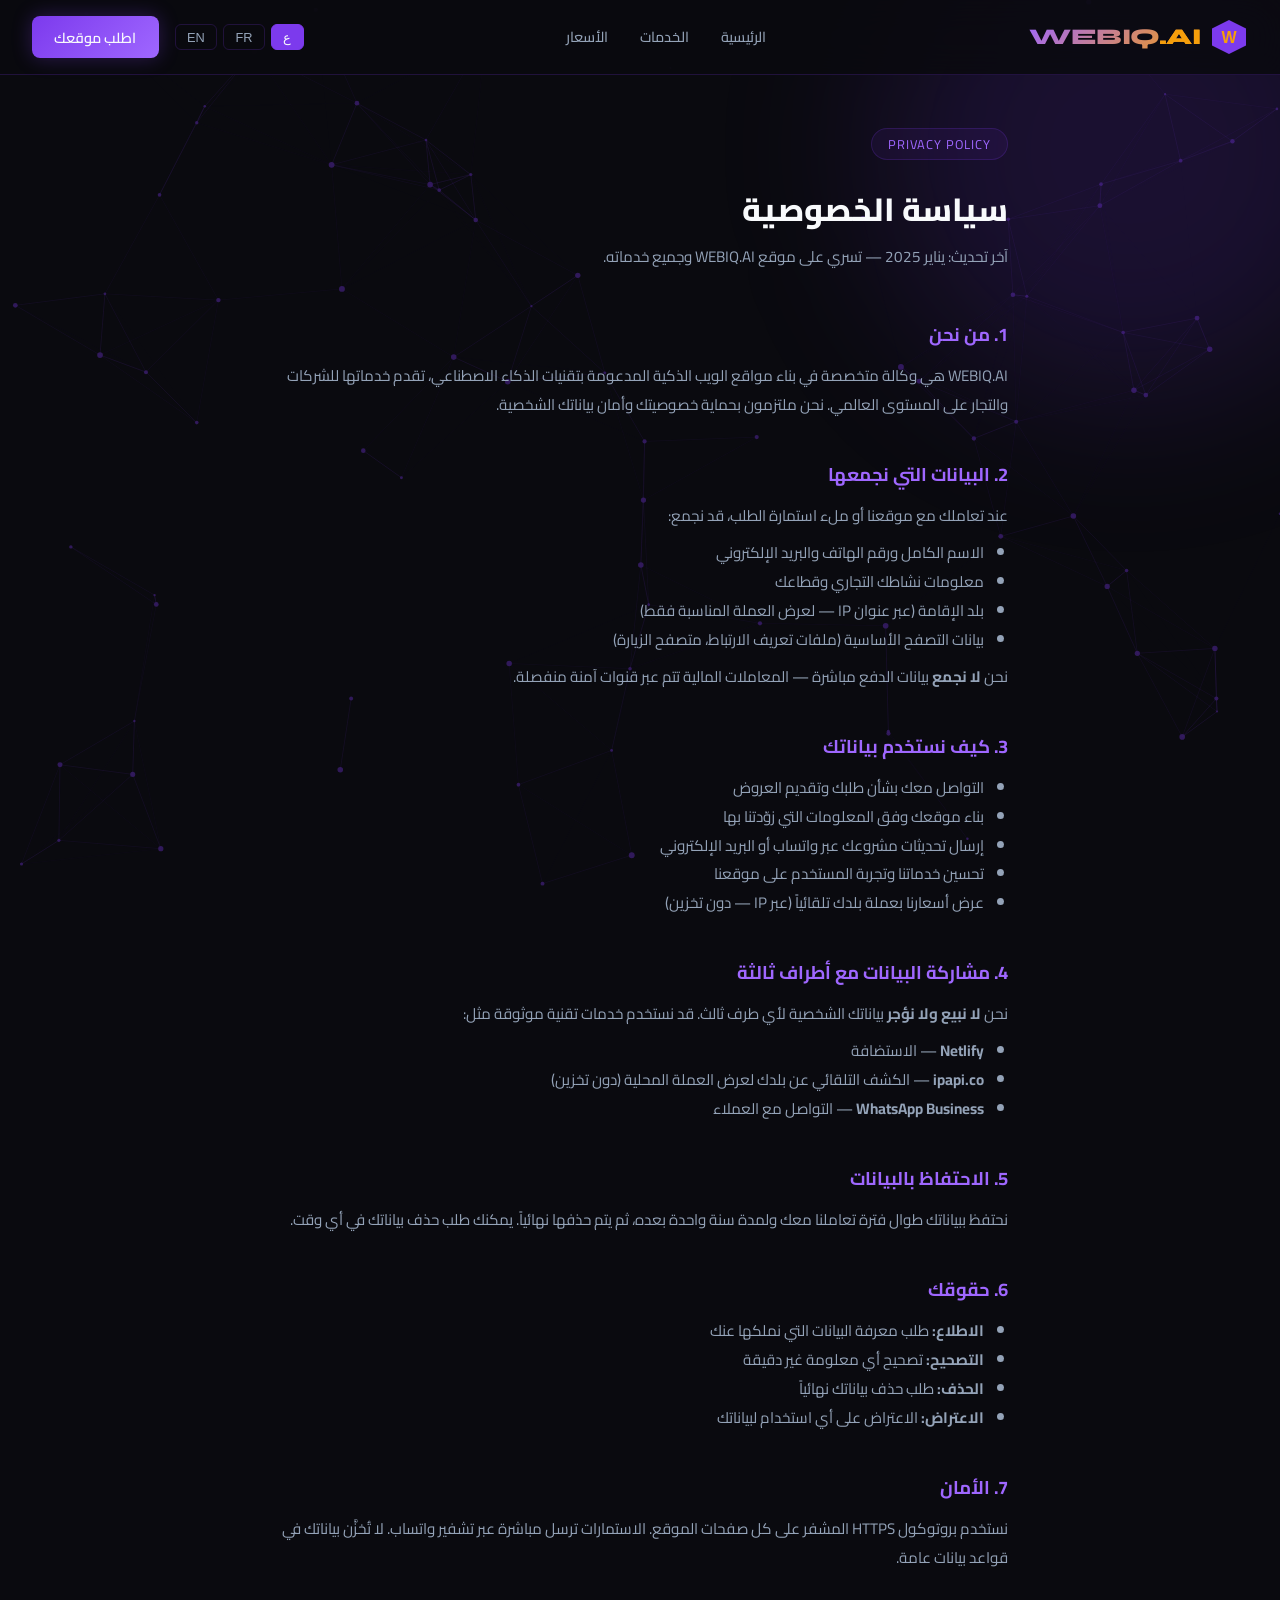
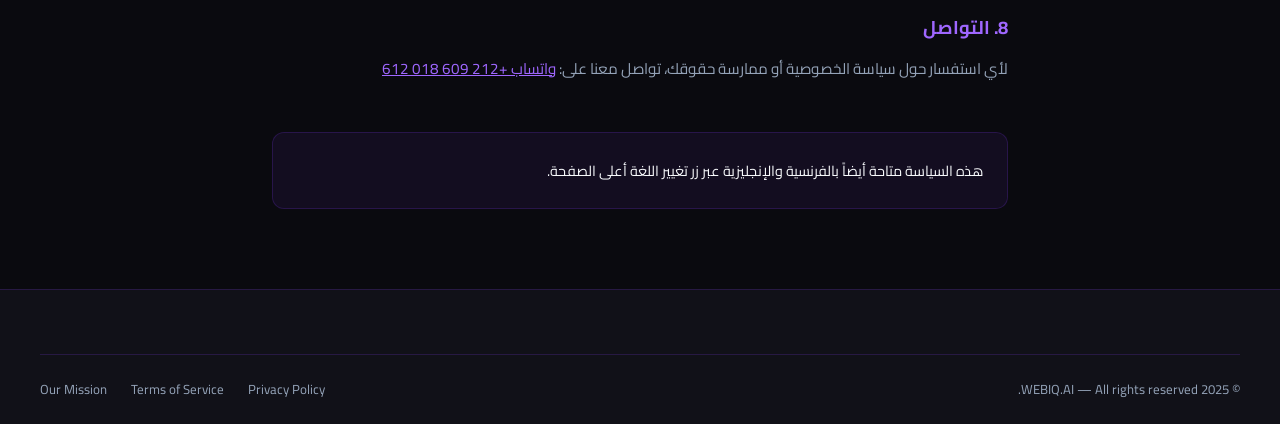
<file: privacy.html>
<!DOCTYPE html>
<html lang="ar" dir="rtl">
<head>
<meta charset="UTF-8">
<meta name="viewport" content="width=device-width, initial-scale=1.0">
<title>Privacy Policy — WEBIQ.AI</title>
<meta name="description" content="WEBIQ.AI Privacy Policy — How we collect, use, and protect your data.">
<link rel="icon" href="data:image/svg+xml,<svg xmlns='http://www.w3.org/2000/svg' viewBox='0 0 100 100'><polygon points='50,5 95,27.5 95,72.5 50,95 5,72.5 5,27.5' fill='%237C3AED'/><text y='.9em' x='50%' text-anchor='middle' font-size='45' font-weight='900' fill='%23F59E0B' font-family='Arial'>W</text></svg>">
<link rel="stylesheet" href="style.css">
<style>
.legal-wrap { max-width:800px; margin:0 auto; padding:8rem 2rem 5rem; position:relative; z-index:1; }
.legal-wrap h1 { font-size:2rem; font-weight:800; margin-bottom:0.5rem; }
.legal-meta { color:var(--gray); font-size:0.85rem; margin-bottom:3rem; }
.legal-wrap h2 { font-size:1.15rem; font-weight:700; color:var(--purple-light); margin:2.5rem 0 0.8rem; }
.legal-wrap p, .legal-wrap li { color:var(--gray); font-size:0.95rem; line-height:1.9; }
.legal-wrap ul { padding-right:1.5rem; margin:0.5rem 0; }
.legal-wrap a { color:var(--purple-light); }
</style>
</head>
<body class="rtl">
<canvas id="neural-canvas"></canvas>
<div class="glow-orb orb1"></div>
<nav class="navbar">
  <a href="index.html" class="logo">
    <svg class="logo-icon" viewBox="0 0 38 38"><polygon points="19,2 36,10.5 36,27.5 19,36 2,27.5 2,10.5" fill="#7C3AED"/><text x="19" y="25" text-anchor="middle" font-size="16" font-weight="900" fill="#F59E0B" font-family="Arial">W</text></svg>
    <span class="logo-text">WEBIQ<span class="logo-dot">.AI</span></span>
  </a>
  <ul class="nav-links">
    <li><a href="index.html">الرئيسية</a></li>
    <li><a href="services.html">الخدمات</a></li>
    <li><a href="pricing.html">الأسعار</a></li>
  </ul>
  <div style="display:flex;align-items:center;gap:1rem;">
    <div class="lang-switcher">
      <button class="lang-btn active" data-lang="ar">ع</button>
      <button class="lang-btn" data-lang="fr">FR</button>
      <button class="lang-btn" data-lang="en">EN</button>
    </div>
    <a href="order.html" class="nav-cta">اطلب موقعك</a>
  </div>
</nav>

<div class="legal-wrap">
  <span class="section-badge">Privacy Policy</span>
  <h1 style="margin-top:0.5rem;">سياسة الخصوصية</h1>
  <p class="legal-meta">آخر تحديث: يناير 2025 — تسري على موقع WEBIQ.AI وجميع خدماته.</p>

  <h2>1. من نحن</h2>
  <p>WEBIQ.AI هي وكالة متخصصة في بناء مواقع الويب الذكية المدعومة بتقنيات الذكاء الاصطناعي، تقدم خدماتها للشركات والتجار على المستوى العالمي. نحن ملتزمون بحماية خصوصيتك وأمان بياناتك الشخصية.</p>

  <h2>2. البيانات التي نجمعها</h2>
  <p>عند تعاملك مع موقعنا أو ملء استمارة الطلب، قد نجمع:</p>
  <ul>
    <li>الاسم الكامل ورقم الهاتف والبريد الإلكتروني</li>
    <li>معلومات نشاطك التجاري وقطاعك</li>
    <li>بلد الإقامة (عبر عنوان IP — لعرض العملة المناسبة فقط)</li>
    <li>بيانات التصفح الأساسية (ملفات تعريف الارتباط، متصفح الزيارة)</li>
  </ul>
  <p>نحن <strong>لا نجمع</strong> بيانات الدفع مباشرة — المعاملات المالية تتم عبر قنوات آمنة منفصلة.</p>

  <h2>3. كيف نستخدم بياناتك</h2>
  <ul>
    <li>التواصل معك بشأن طلبك وتقديم العروض</li>
    <li>بناء موقعك وفق المعلومات التي زوّدتنا بها</li>
    <li>إرسال تحديثات مشروعك عبر واتساب أو البريد الإلكتروني</li>
    <li>تحسين خدماتنا وتجربة المستخدم على موقعنا</li>
    <li>عرض أسعارنا بعملة بلدك تلقائياً (عبر IP — دون تخزين)</li>
  </ul>

  <h2>4. مشاركة البيانات مع أطراف ثالثة</h2>
  <p>نحن <strong>لا نبيع ولا نؤجر</strong> بياناتك الشخصية لأي طرف ثالث. قد نستخدم خدمات تقنية موثوقة مثل:</p>
  <ul>
    <li><strong>Netlify</strong> — الاستضافة</li>
    <li><strong>ipapi.co</strong> — الكشف التلقائي عن بلدك لعرض العملة المحلية (دون تخزين)</li>
    <li><strong>WhatsApp Business</strong> — التواصل مع العملاء</li>
  </ul>

  <h2>5. الاحتفاظ بالبيانات</h2>
  <p>نحتفظ ببياناتك طوال فترة تعاملنا معك ولمدة سنة واحدة بعده، ثم يتم حذفها نهائياً. يمكنك طلب حذف بياناتك في أي وقت.</p>

  <h2>6. حقوقك</h2>
  <ul>
    <li><strong>الاطلاع:</strong> طلب معرفة البيانات التي نملكها عنك</li>
    <li><strong>التصحيح:</strong> تصحيح أي معلومة غير دقيقة</li>
    <li><strong>الحذف:</strong> طلب حذف بياناتك نهائياً</li>
    <li><strong>الاعتراض:</strong> الاعتراض على أي استخدام لبياناتك</li>
  </ul>

  <h2>7. الأمان</h2>
  <p>نستخدم بروتوكول HTTPS المشفر على كل صفحات الموقع. الاستمارات ترسل مباشرة عبر تشفير واتساب. لا تُخزَّن بياناتك في قواعد بيانات عامة.</p>

  <h2>8. التواصل</h2>
  <p>لأي استفسار حول سياسة الخصوصية أو ممارسة حقوقك، تواصل معنا على: <a href="https://wa.me/00212609018612">واتساب +212 609 018 612</a></p>

  <div style="margin-top:3rem;padding:1.5rem;background:rgba(124,58,237,0.08);border:1px solid var(--border);border-radius:12px;">
    <p style="color:var(--white);font-size:0.9rem;">هذه السياسة متاحة أيضاً بالفرنسية والإنجليزية عبر زر تغيير اللغة أعلى الصفحة.</p>
  </div>
</div>

<footer class="footer-full">
  <div class="footer-bottom">
    <p>© 2025 WEBIQ.AI — All rights reserved.</p>
    <div class="footer-legal">
      <a href="privacy.html">Privacy Policy</a>
      <a href="terms.html">Terms of Service</a>
      <a href="mission.html">Our Mission</a>
    </div>
  </div>
</footer>
<script src="main.js"></script>
</body>
</html>
</file>
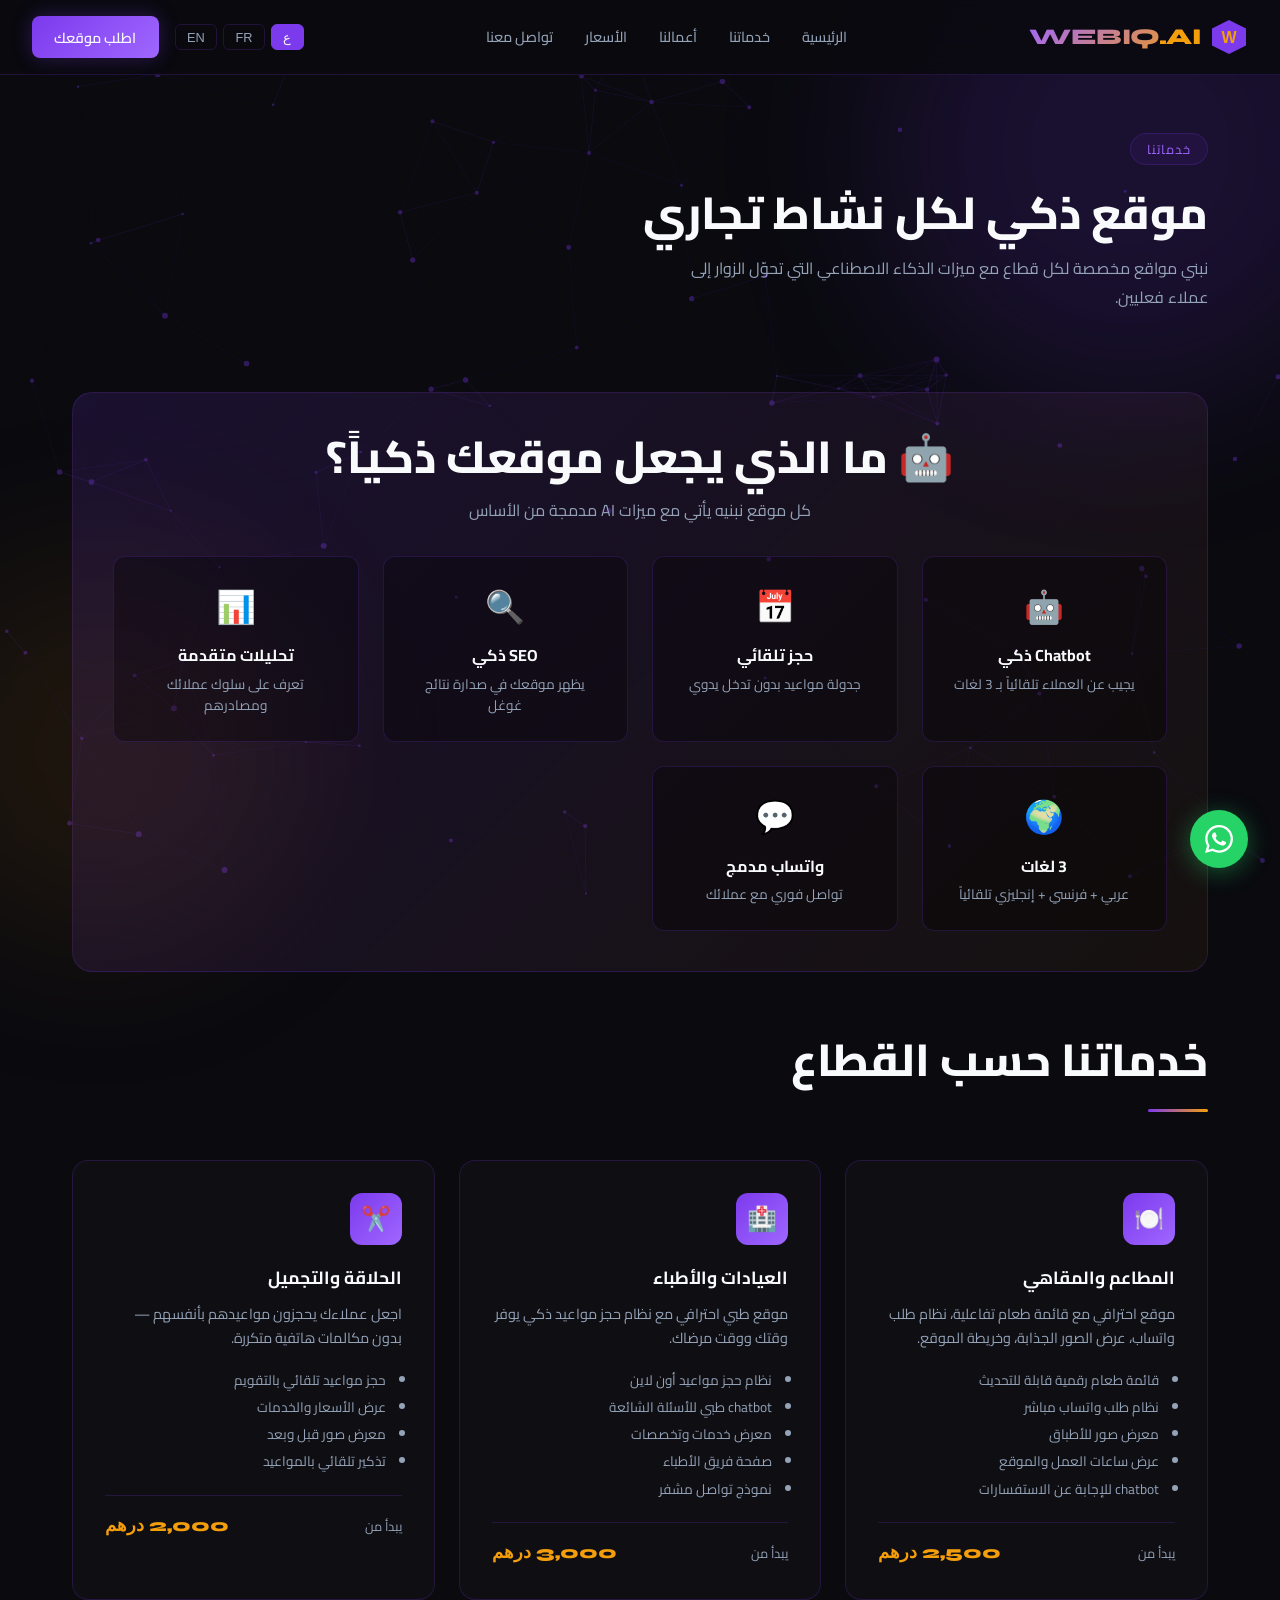
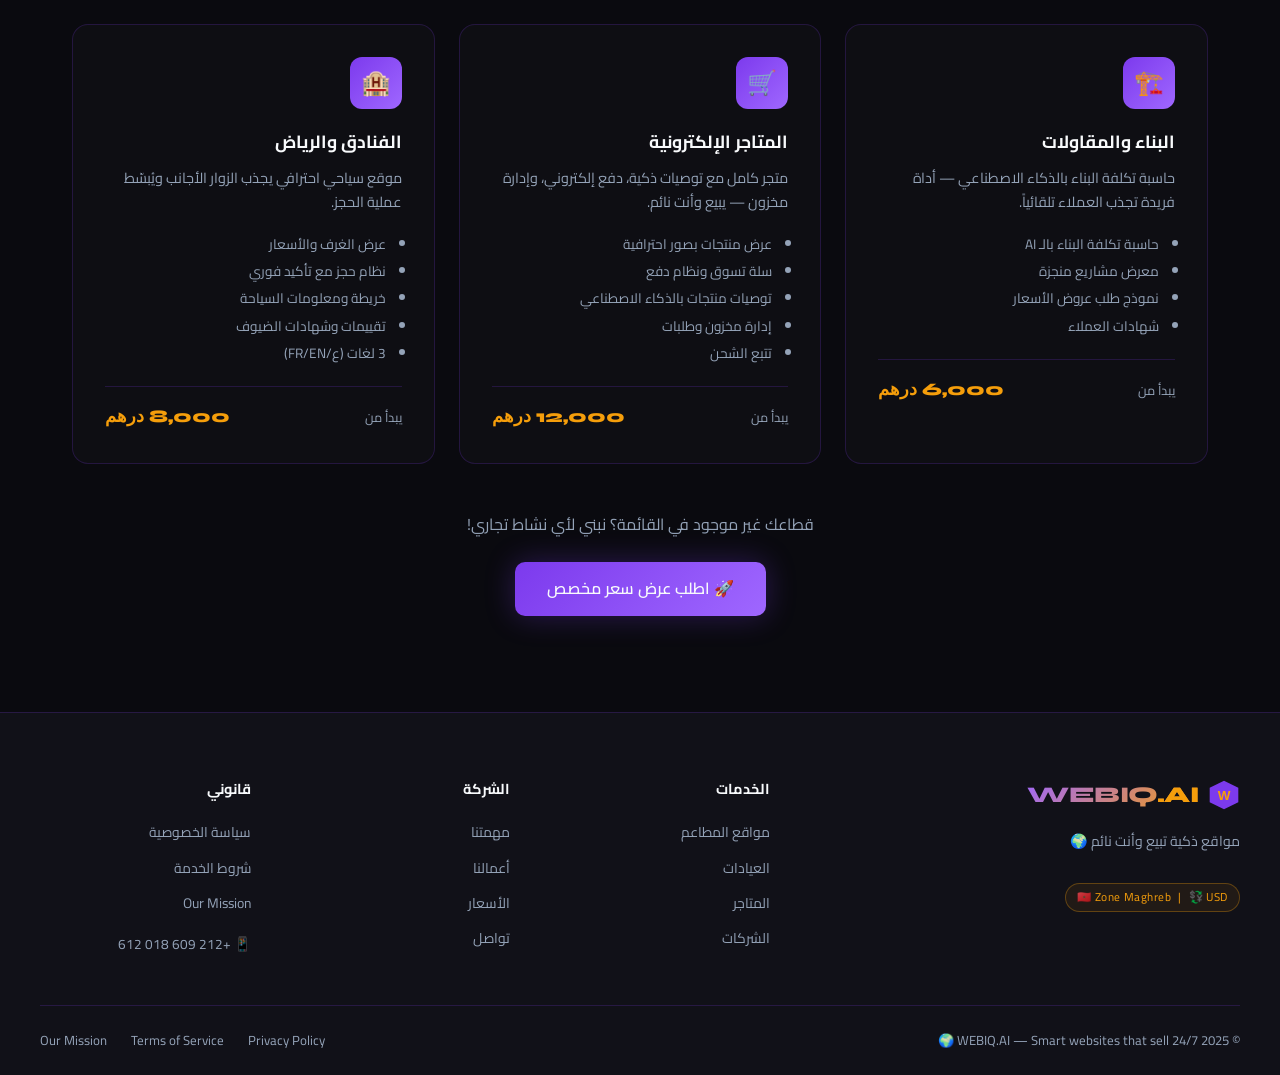
<file: services.html>
<!DOCTYPE html>
<html lang="ar" dir="rtl">
<head>
<meta charset="UTF-8">
<meta name="viewport" content="width=device-width, initial-scale=1.0">
<title>خدماتنا — WEBIQ.AI</title>
<meta name="description" content="خدمات بناء مواقع ذكية بالذكاء الاصطناعي: مطاعم، عيادات، متاجر إلكترونية، فنادق. AI website services in Morocco starting from $200. Création site web IA Maroc.">
<link rel="canonical" href="https://thewebiq.pro/services.html">
<link rel="icon" href="data:image/svg+xml,<svg xmlns='http://www.w3.org/2000/svg' viewBox='0 0 100 100'><polygon points='50,5 95,27.5 95,72.5 50,95 5,72.5 5,27.5' fill='%237C3AED'/><text y='.9em' x='50%' text-anchor='middle' font-size='45' font-weight='900' fill='%23F59E0B' font-family='Arial'>W</text></svg>">
<link rel="stylesheet" href="style.css">
</head>
<body class="rtl">
<canvas id="neural-canvas"></canvas>
<div class="glow-orb orb1"></div>
<div class="glow-orb orb2"></div>

<nav class="navbar">
  <a href="index.html" class="logo">
    <svg class="logo-icon" viewBox="0 0 38 38"><polygon points="19,2 36,10.5 36,27.5 19,36 2,27.5 2,10.5" fill="#7C3AED"/><text x="19" y="25" text-anchor="middle" font-size="16" font-weight="900" fill="#F59E0B" font-family="Arial">W</text></svg>
    <span class="logo-text">WEBIQ<span class="logo-dot">.AI</span></span>
  </a>
  <ul class="nav-links">
    <li><a href="index.html" id="nav-home">الرئيسية</a></li>
    <li><a href="services.html" id="nav-services">خدماتنا</a></li>
    <li><a href="portfolio.html" id="nav-portfolio">أعمالنا</a></li>
    <li><a href="pricing.html" id="nav-pricing">الأسعار</a></li>
    <li><a href="contact.html" id="nav-contact">تواصل معنا</a></li>
  </ul>
  <div style="display:flex;align-items:center;gap:1rem;">
    <div class="lang-switcher">
      <button class="lang-btn active" data-lang="ar">ع</button>
      <button class="lang-btn" data-lang="fr">FR</button>
      <button class="lang-btn" data-lang="en">EN</button>
    </div>
    <a href="order.html" class="nav-cta" id="nav-order">اطلب موقعك</a>
  </div>
</nav>

<div class="page-header">
  <div>
    <span class="section-badge">خدماتنا</span>
    <h1 class="section-title" style="margin-top:0.5rem;">موقع ذكي لكل نشاط تجاري</h1>
    <p style="color:var(--gray);max-width:560px;line-height:1.8;">نبني مواقع مخصصة لكل قطاع مع ميزات الذكاء الاصطناعي التي تحوّل الزوار إلى عملاء فعليين.</p>
  </div>
</div>

<section style="position:relative;z-index:1;">
<div class="section-wrap" style="padding-top:2rem;">

  <!-- AI Features Block -->
  <div style="background:linear-gradient(135deg,rgba(124,58,237,0.15),rgba(245,158,11,0.05));border:1px solid var(--border);border-radius:20px;padding:2.5rem;margin-bottom:4rem;">
    <div style="text-align:center;margin-bottom:2rem;">
      <h2 class="section-title">🤖 ما الذي يجعل موقعك <span class="gradient-text">ذكياً؟</span></h2>
      <p style="color:var(--gray);">كل موقع نبنيه يأتي مع ميزات AI مدمجة من الأساس</p>
    </div>
    <div style="display:grid;grid-template-columns:repeat(auto-fit,minmax(200px,1fr));gap:1.5rem;">
      <div style="text-align:center;padding:1.5rem;background:rgba(0,0,0,0.3);border-radius:12px;border:1px solid var(--border);">
        <div style="font-size:2rem;margin-bottom:0.7rem;">🤖</div>
        <h4 style="margin-bottom:0.3rem;">Chatbot ذكي</h4>
        <p style="color:var(--gray);font-size:0.85rem;">يجيب عن العملاء تلقائياً بـ 3 لغات</p>
      </div>
      <div style="text-align:center;padding:1.5rem;background:rgba(0,0,0,0.3);border-radius:12px;border:1px solid var(--border);">
        <div style="font-size:2rem;margin-bottom:0.7rem;">📅</div>
        <h4 style="margin-bottom:0.3rem;">حجز تلقائي</h4>
        <p style="color:var(--gray);font-size:0.85rem;">جدولة مواعيد بدون تدخل يدوي</p>
      </div>
      <div style="text-align:center;padding:1.5rem;background:rgba(0,0,0,0.3);border-radius:12px;border:1px solid var(--border);">
        <div style="font-size:2rem;margin-bottom:0.7rem;">🔍</div>
        <h4 style="margin-bottom:0.3rem;">SEO ذكي</h4>
        <p style="color:var(--gray);font-size:0.85rem;">يظهر موقعك في صدارة نتائج غوغل</p>
      </div>
      <div style="text-align:center;padding:1.5rem;background:rgba(0,0,0,0.3);border-radius:12px;border:1px solid var(--border);">
        <div style="font-size:2rem;margin-bottom:0.7rem;">📊</div>
        <h4 style="margin-bottom:0.3rem;">تحليلات متقدمة</h4>
        <p style="color:var(--gray);font-size:0.85rem;">تعرف على سلوك عملائك ومصادرهم</p>
      </div>
      <div style="text-align:center;padding:1.5rem;background:rgba(0,0,0,0.3);border-radius:12px;border:1px solid var(--border);">
        <div style="font-size:2rem;margin-bottom:0.7rem;">🌍</div>
        <h4 style="margin-bottom:0.3rem;">3 لغات</h4>
        <p style="color:var(--gray);font-size:0.85rem;">عربي + فرنسي + إنجليزي تلقائياً</p>
      </div>
      <div style="text-align:center;padding:1.5rem;background:rgba(0,0,0,0.3);border-radius:12px;border:1px solid var(--border);">
        <div style="font-size:2rem;margin-bottom:0.7rem;">💬</div>
        <h4 style="margin-bottom:0.3rem;">واتساب مدمج</h4>
        <p style="color:var(--gray);font-size:0.85rem;">تواصل فوري مع عملائك</p>
      </div>
    </div>
  </div>

  <!-- Sectors -->
  <h2 class="section-title" style="margin-bottom:0.5rem;">خدماتنا حسب القطاع</h2>
  <div class="divider"></div>

  <div class="services-grid">
    <div class="service-card">
      <div class="service-icon">🍽️</div>
      <h3>المطاعم والمقاهي</h3>
      <p>موقع احترافي مع قائمة طعام تفاعلية، نظام طلب واتساب، عرض الصور الجذابة، وخريطة الموقع.</p>
      <ul style="margin:1rem 0;padding-right:1rem;color:var(--gray);font-size:0.85rem;line-height:2;">
        <li>قائمة طعام رقمية قابلة للتحديث</li>
        <li>نظام طلب واتساب مباشر</li>
        <li>معرض صور للأطباق</li>
        <li>عرض ساعات العمل والموقع</li>
        <li>chatbot للإجابة عن الاستفسارات</li>
      </ul>
      <div class="service-price"><span class="price-from">يبدأ من</span><span class="price-num">2,500 درهم</span></div>
    </div>

    <div class="service-card">
      <div class="service-icon">🏥</div>
      <h3>العيادات والأطباء</h3>
      <p>موقع طبي احترافي مع نظام حجز مواعيد ذكي يوفر وقتك ووقت مرضاك.</p>
      <ul style="margin:1rem 0;padding-right:1rem;color:var(--gray);font-size:0.85rem;line-height:2;">
        <li>نظام حجز مواعيد أون لاين</li>
        <li>chatbot طبي للأسئلة الشائعة</li>
        <li>معرض خدمات وتخصصات</li>
        <li>صفحة فريق الأطباء</li>
        <li>نموذج تواصل مشفر</li>
      </ul>
      <div class="service-price"><span class="price-from">يبدأ من</span><span class="price-num">3,000 درهم</span></div>
    </div>

    <div class="service-card">
      <div class="service-icon">✂️</div>
      <h3>الحلاقة والتجميل</h3>
      <p>اجعل عملاءك يحجزون مواعيدهم بأنفسهم — بدون مكالمات هاتفية متكررة.</p>
      <ul style="margin:1rem 0;padding-right:1rem;color:var(--gray);font-size:0.85rem;line-height:2;">
        <li>حجز مواعيد تلقائي بالتقويم</li>
        <li>عرض الأسعار والخدمات</li>
        <li>معرض صور قبل وبعد</li>
        <li>تذكير تلقائي بالمواعيد</li>
      </ul>
      <div class="service-price"><span class="price-from">يبدأ من</span><span class="price-num">2,000 درهم</span></div>
    </div>

    <div class="service-card">
      <div class="service-icon">🏗️</div>
      <h3>البناء والمقاولات</h3>
      <p>حاسبة تكلفة البناء بالذكاء الاصطناعي — أداة فريدة تجذب العملاء تلقائياً.</p>
      <ul style="margin:1rem 0;padding-right:1rem;color:var(--gray);font-size:0.85rem;line-height:2;">
        <li>حاسبة تكلفة البناء بالـ AI</li>
        <li>معرض مشاريع منجزة</li>
        <li>نموذج طلب عروض الأسعار</li>
        <li>شهادات العملاء</li>
      </ul>
      <div class="service-price"><span class="price-from">يبدأ من</span><span class="price-num">6,000 درهم</span></div>
    </div>

    <div class="service-card">
      <div class="service-icon">🛒</div>
      <h3>المتاجر الإلكترونية</h3>
      <p>متجر كامل مع توصيات ذكية، دفع إلكتروني، وإدارة مخزون — يبيع وأنت نائم.</p>
      <ul style="margin:1rem 0;padding-right:1rem;color:var(--gray);font-size:0.85rem;line-height:2;">
        <li>عرض منتجات بصور احترافية</li>
        <li>سلة تسوق ونظام دفع</li>
        <li>توصيات منتجات بالذكاء الاصطناعي</li>
        <li>إدارة مخزون وطلبات</li>
        <li>تتبع الشحن</li>
      </ul>
      <div class="service-price"><span class="price-from">يبدأ من</span><span class="price-num">12,000 درهم</span></div>
    </div>

    <div class="service-card">
      <div class="service-icon">🏨</div>
      <h3>الفنادق والرياض</h3>
      <p>موقع سياحي احترافي يجذب الزوار الأجانب ويُبسّط عملية الحجز.</p>
      <ul style="margin:1rem 0;padding-right:1rem;color:var(--gray);font-size:0.85rem;line-height:2;">
        <li>عرض الغرف والأسعار</li>
        <li>نظام حجز مع تأكيد فوري</li>
        <li>خريطة ومعلومات السياحة</li>
        <li>تقييمات وشهادات الضيوف</li>
        <li>3 لغات (ع/FR/EN)</li>
      </ul>
      <div class="service-price"><span class="price-from">يبدأ من</span><span class="price-num">8,000 درهم</span></div>
    </div>
  </div>

  <div style="text-align:center;margin-top:3rem;">
    <p style="color:var(--gray);margin-bottom:1.5rem;">قطاعك غير موجود في القائمة؟ نبني لأي نشاط تجاري!</p>
    <a href="order.html" class="btn-primary">🚀 اطلب عرض سعر مخصص</a>
  </div>

</div>
</section>

<footer class="footer-full">
  <div class="footer-grid">
    <div class="footer-brand">
      <a href="index.html" class="logo"><svg width="32" height="32" viewBox="0 0 38 38"><polygon points="19,2 36,10.5 36,27.5 19,36 2,27.5 2,10.5" fill="#7C3AED"/><text x="19" y="25" text-anchor="middle" font-size="16" font-weight="900" fill="#F59E0B" font-family="Arial">W</text></svg><span class="logo-text">WEBIQ<span class="logo-dot">.AI</span></span></a>
      <p id="footer-tagline">مواقع ذكية تبيع وأنت نائم 🌍</p>
      <div id="currency-badge" style="margin-top:0.8rem;"></div>
    </div>
    <div class="footer-col"><h4>الخدمات</h4><ul><li><a href="services.html">مواقع المطاعم</a></li><li><a href="services.html">العيادات</a></li><li><a href="services.html">المتاجر</a></li><li><a href="services.html">الشركات</a></li></ul></div>
    <div class="footer-col"><h4>الشركة</h4><ul><li><a href="mission.html">مهمتنا</a></li><li><a href="portfolio.html">أعمالنا</a></li><li><a href="pricing.html">الأسعار</a></li><li><a href="contact.html">تواصل</a></li></ul></div>
    <div class="footer-col"><h4>قانوني</h4><ul><li><a href="privacy.html">سياسة الخصوصية</a></li><li><a href="terms.html">شروط الخدمة</a></li><li><a href="mission.html">Our Mission</a></li></ul><div style="margin-top:1rem;"><a href="https://wa.me/00212609018612" style="color:var(--gray);font-size:0.85rem;text-decoration:none;">📱 +212 609 018 612</a></div></div>
  </div>
  <div class="footer-bottom">
    <p>© 2025 WEBIQ.AI — Smart websites that sell 24/7 🌍</p>
    <div class="footer-legal"><a href="privacy.html">Privacy Policy</a><a href="terms.html">Terms of Service</a><a href="mission.html">Our Mission</a></div>
  </div>
</footer>

<a class="wa-float" href="https://wa.me/00212609018612" target="_blank">
  <svg width="28" height="28" viewBox="0 0 24 24" fill="white"><path d="M17.472 14.382c-.297-.149-1.758-.867-2.03-.967-.273-.099-.471-.148-.67.15-.197.297-.767.966-.94 1.164-.173.199-.347.223-.644.075-.297-.15-1.255-.463-2.39-1.475-.883-.788-1.48-1.761-1.653-2.059-.173-.297-.018-.458.13-.606.134-.133.298-.347.446-.52.149-.174.198-.298.298-.497.099-.198.05-.371-.025-.52-.075-.149-.669-1.612-.916-2.207-.242-.579-.487-.5-.669-.51-.173-.008-.371-.01-.57-.01-.198 0-.52.074-.792.372-.272.297-1.04 1.016-1.04 2.479 0 1.462 1.065 2.875 1.213 3.074.149.198 2.096 3.2 5.077 4.487.709.306 1.262.489 1.694.625.712.227 1.36.195 1.871.118.571-.085 1.758-.719 2.006-1.413.248-.694.248-1.289.173-1.413-.074-.124-.272-.198-.57-.347m-5.421 7.403h-.004a9.87 9.87 0 01-5.031-1.378l-.361-.214-3.741.982.998-3.648-.235-.374a9.86 9.86 0 01-1.51-5.26c.001-5.45 4.436-9.884 9.888-9.884 2.64 0 5.122 1.03 6.988 2.898a9.825 9.825 0 012.893 6.994c-.003 5.45-4.437 9.884-9.885 9.884m8.413-18.297A11.815 11.815 0 0012.05 0C5.495 0 .16 5.335.157 11.892c0 2.096.547 4.142 1.588 5.945L.057 24l6.305-1.654a11.882 11.882 0 005.683 1.448h.005c6.554 0 11.89-5.335 11.893-11.893a11.821 11.821 0 00-3.48-8.413Z"/></svg>
</a>
<script src="main.js"></script>
</body>
</html>
</file>
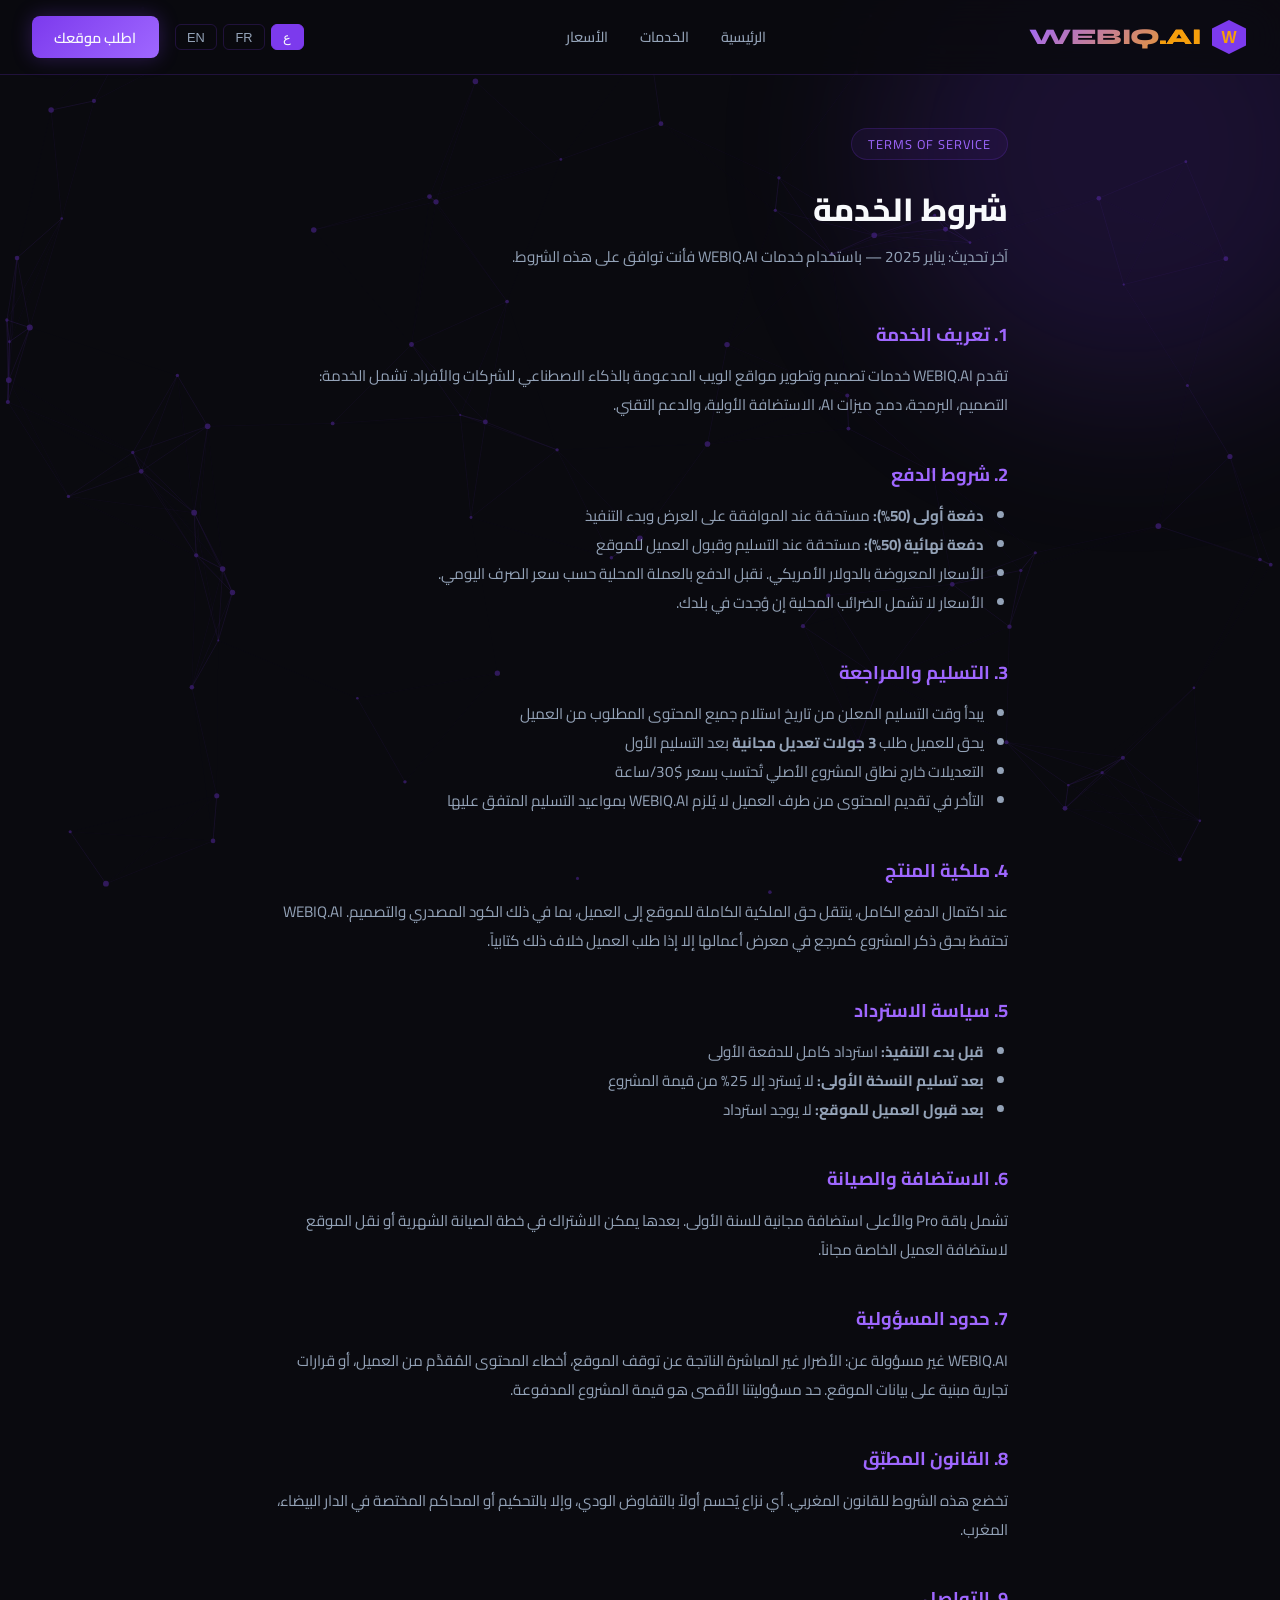
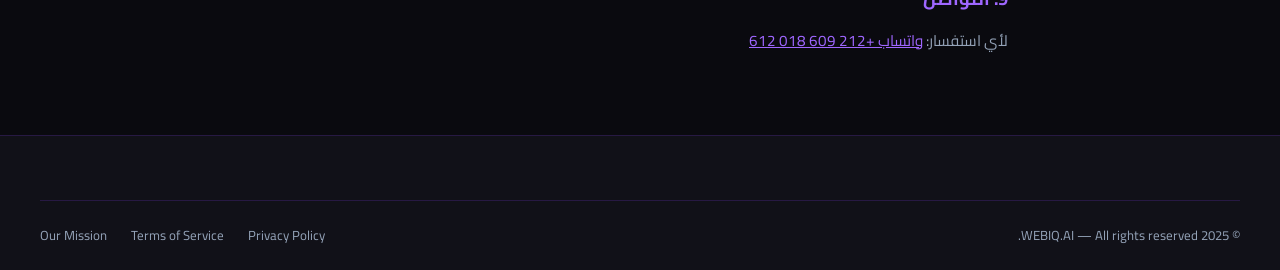
<file: terms.html>
<!DOCTYPE html>
<html lang="ar" dir="rtl">
<head>
<meta charset="UTF-8">
<meta name="viewport" content="width=device-width, initial-scale=1.0">
<title>Terms of Service — WEBIQ.AI</title>
<meta name="description" content="WEBIQ.AI Terms of Service — Our commitments and your rights.">
<link rel="icon" href="data:image/svg+xml,<svg xmlns='http://www.w3.org/2000/svg' viewBox='0 0 100 100'><polygon points='50,5 95,27.5 95,72.5 50,95 5,72.5 5,27.5' fill='%237C3AED'/><text y='.9em' x='50%' text-anchor='middle' font-size='45' font-weight='900' fill='%23F59E0B' font-family='Arial'>W</text></svg>">
<link rel="stylesheet" href="style.css">
<style>
.legal-wrap { max-width:800px; margin:0 auto; padding:8rem 2rem 5rem; position:relative; z-index:1; }
.legal-wrap h1 { font-size:2rem; font-weight:800; margin-bottom:0.5rem; }
.legal-meta { color:var(--gray); font-size:0.85rem; margin-bottom:3rem; }
.legal-wrap h2 { font-size:1.15rem; font-weight:700; color:var(--purple-light); margin:2.5rem 0 0.8rem; }
.legal-wrap p, .legal-wrap li { color:var(--gray); font-size:0.95rem; line-height:1.9; }
.legal-wrap ul { padding-right:1.5rem; margin:0.5rem 0; }
.legal-wrap a { color:var(--purple-light); }
</style>
</head>
<body class="rtl">
<canvas id="neural-canvas"></canvas>
<div class="glow-orb orb1"></div>
<nav class="navbar">
  <a href="index.html" class="logo">
    <svg class="logo-icon" viewBox="0 0 38 38"><polygon points="19,2 36,10.5 36,27.5 19,36 2,27.5 2,10.5" fill="#7C3AED"/><text x="19" y="25" text-anchor="middle" font-size="16" font-weight="900" fill="#F59E0B" font-family="Arial">W</text></svg>
    <span class="logo-text">WEBIQ<span class="logo-dot">.AI</span></span>
  </a>
  <ul class="nav-links">
    <li><a href="index.html">الرئيسية</a></li>
    <li><a href="services.html">الخدمات</a></li>
    <li><a href="pricing.html">الأسعار</a></li>
  </ul>
  <div style="display:flex;align-items:center;gap:1rem;">
    <div class="lang-switcher">
      <button class="lang-btn active" data-lang="ar">ع</button>
      <button class="lang-btn" data-lang="fr">FR</button>
      <button class="lang-btn" data-lang="en">EN</button>
    </div>
    <a href="order.html" class="nav-cta">اطلب موقعك</a>
  </div>
</nav>

<div class="legal-wrap">
  <span class="section-badge">Terms of Service</span>
  <h1 style="margin-top:0.5rem;">شروط الخدمة</h1>
  <p class="legal-meta">آخر تحديث: يناير 2025 — باستخدام خدمات WEBIQ.AI فأنت توافق على هذه الشروط.</p>

  <h2>1. تعريف الخدمة</h2>
  <p>تقدم WEBIQ.AI خدمات تصميم وتطوير مواقع الويب المدعومة بالذكاء الاصطناعي للشركات والأفراد. تشمل الخدمة: التصميم، البرمجة، دمج ميزات AI، الاستضافة الأولية، والدعم التقني.</p>

  <h2>2. شروط الدفع</h2>
  <ul>
    <li><strong>دفعة أولى (50%):</strong> مستحقة عند الموافقة على العرض وبدء التنفيذ</li>
    <li><strong>دفعة نهائية (50%):</strong> مستحقة عند التسليم وقبول العميل للموقع</li>
    <li>الأسعار المعروضة بالدولار الأمريكي. نقبل الدفع بالعملة المحلية حسب سعر الصرف اليومي.</li>
    <li>الأسعار لا تشمل الضرائب المحلية إن وُجدت في بلدك.</li>
  </ul>

  <h2>3. التسليم والمراجعة</h2>
  <ul>
    <li>يبدأ وقت التسليم المعلن من تاريخ استلام جميع المحتوى المطلوب من العميل</li>
    <li>يحق للعميل طلب <strong>3 جولات تعديل مجانية</strong> بعد التسليم الأول</li>
    <li>التعديلات خارج نطاق المشروع الأصلي تُحتسب بسعر $30/ساعة</li>
    <li>التأخر في تقديم المحتوى من طرف العميل لا يُلزم WEBIQ.AI بمواعيد التسليم المتفق عليها</li>
  </ul>

  <h2>4. ملكية المنتج</h2>
  <p>عند اكتمال الدفع الكامل، ينتقل حق الملكية الكاملة للموقع إلى العميل، بما في ذلك الكود المصدري والتصميم. WEBIQ.AI تحتفظ بحق ذكر المشروع كمرجع في معرض أعمالها إلا إذا طلب العميل خلاف ذلك كتابياً.</p>

  <h2>5. سياسة الاسترداد</h2>
  <ul>
    <li><strong>قبل بدء التنفيذ:</strong> استرداد كامل للدفعة الأولى</li>
    <li><strong>بعد تسليم النسخة الأولى:</strong> لا يُسترد إلا 25% من قيمة المشروع</li>
    <li><strong>بعد قبول العميل للموقع:</strong> لا يوجد استرداد</li>
  </ul>

  <h2>6. الاستضافة والصيانة</h2>
  <p>تشمل باقة Pro والأعلى استضافة مجانية للسنة الأولى. بعدها يمكن الاشتراك في خطة الصيانة الشهرية أو نقل الموقع لاستضافة العميل الخاصة مجاناً.</p>

  <h2>7. حدود المسؤولية</h2>
  <p>WEBIQ.AI غير مسؤولة عن: الأضرار غير المباشرة الناتجة عن توقف الموقع، أخطاء المحتوى المُقدَّم من العميل، أو قرارات تجارية مبنية على بيانات الموقع. حد مسؤوليتنا الأقصى هو قيمة المشروع المدفوعة.</p>

  <h2>8. القانون المطبّق</h2>
  <p>تخضع هذه الشروط للقانون المغربي. أي نزاع يُحسم أولاً بالتفاوض الودي، وإلا بالتحكيم أو المحاكم المختصة في الدار البيضاء، المغرب.</p>

  <h2>9. التواصل</h2>
  <p>لأي استفسار: <a href="https://wa.me/00212609018612">واتساب +212 609 018 612</a></p>
</div>

<footer class="footer-full">
  <div class="footer-bottom">
    <p>© 2025 WEBIQ.AI — All rights reserved.</p>
    <div class="footer-legal">
      <a href="privacy.html">Privacy Policy</a>
      <a href="terms.html">Terms of Service</a>
      <a href="mission.html">Our Mission</a>
    </div>
  </div>
</footer>
<script src="main.js"></script>
</body>
</html>
</file>
<file: style.css>
@import url('https://fonts.googleapis.com/css2?family=Syne:wght@400;600;700;800&family=Inter:wght@300;400;500;600&family=Cairo:wght@400;600;700;800&display=swap');

:root {
  --black: #0A0A0F;
  --black2: #111118;
  --black3: #1A1A24;
  --purple: #7C3AED;
  --purple-light: #9F67FF;
  --purple-glow: rgba(124,58,237,0.3);
  --gold: #F59E0B;
  --gold-light: #FCD34D;
  --white: #F8FAFC;
  --gray: #94A3B8;
  --gray-dark: #334155;
  --border: rgba(124,58,237,0.2);
  --font-en: 'Syne', sans-serif;
  --font-body: 'Inter', sans-serif;
  --font-ar: 'Cairo', sans-serif;
}

*, *::before, *::after { margin:0; padding:0; box-sizing:border-box; }

html { scroll-behavior: smooth; }

body {
  background: var(--black);
  color: var(--white);
  font-family: var(--font-body);
  overflow-x: hidden;
  line-height: 1.6;
}

body.rtl { font-family: var(--font-ar); direction: rtl; }
body.fr { font-family: var(--font-body); }

/* ═══ CANVAS NEURAL BG ═══ */
#neural-canvas {
  position: fixed; top:0; left:0;
  width:100%; height:100%;
  pointer-events:none; z-index:0;
  opacity:0.4;
}

/* ═══ NAVBAR ═══ */
.navbar {
  position: fixed; top:0; left:0; right:0; z-index:1000;
  padding: 1rem 2rem;
  display: flex; align-items:center; justify-content:space-between;
  background: rgba(10,10,15,0.85);
  backdrop-filter: blur(20px);
  border-bottom: 1px solid var(--border);
  transition: all 0.3s;
}
.logo {
  display:flex; align-items:center; gap:0.6rem;
  text-decoration:none;
}
.logo-icon {
  width:38px; height:38px;
}
.logo-text {
  font-family: var(--font-en);
  font-weight:800; font-size:1.4rem;
  letter-spacing:-0.02em;
  background: linear-gradient(135deg, var(--purple-light), var(--gold));
  -webkit-background-clip:text; -webkit-text-fill-color:transparent;
}
.logo-dot { color: var(--gold); -webkit-text-fill-color: var(--gold); }

.nav-links {
  display:flex; gap:2rem; list-style:none; align-items:center;
}
.nav-links a {
  color: var(--gray); text-decoration:none;
  font-size:0.9rem; font-weight:500;
  transition: color 0.2s;
  position:relative;
}
.nav-links a::after {
  content:''; position:absolute; bottom:-4px; left:0;
  width:0; height:2px;
  background: linear-gradient(90deg, var(--purple), var(--gold));
  transition: width 0.3s;
}
.nav-links a:hover { color:var(--white); }
.nav-links a:hover::after { width:100%; }

.lang-switcher {
  display:flex; gap:0.4rem;
}
.lang-btn {
  padding:0.3rem 0.7rem; border-radius:6px;
  border:1px solid var(--border);
  background:transparent; color:var(--gray);
  font-size:0.8rem; cursor:pointer;
  transition:all 0.2s;
}
.lang-btn.active, .lang-btn:hover {
  background:var(--purple); color:var(--white);
  border-color:var(--purple);
}

.nav-cta {
  padding:0.6rem 1.4rem; border-radius:8px;
  background: linear-gradient(135deg, var(--purple), var(--purple-light));
  color:var(--white); text-decoration:none;
  font-size:0.9rem; font-weight:600;
  transition: all 0.3s;
  box-shadow: 0 0 20px var(--purple-glow);
}
.nav-cta:hover { transform:translateY(-2px); box-shadow:0 0 35px var(--purple-glow); }

.hamburger { display:none; flex-direction:column; gap:5px; cursor:pointer; }
.hamburger span { width:24px; height:2px; background:var(--white); border-radius:2px; transition:all 0.3s; }

/* ═══ HERO ═══ */
.hero {
  min-height:100vh; display:flex; align-items:center;
  padding: 8rem 2rem 4rem;
  position:relative; z-index:1;
  max-width:1200px; margin:0 auto;
}
.hero-content { max-width:700px; }

.hero-badge {
  display:inline-flex; align-items:center; gap:0.5rem;
  padding:0.4rem 1rem; border-radius:50px;
  border:1px solid var(--border);
  background:rgba(124,58,237,0.1);
  font-size:0.8rem; color:var(--purple-light);
  margin-bottom:2rem; letter-spacing:0.05em;
  text-transform:uppercase;
}
.hero-badge .pulse {
  width:8px; height:8px; border-radius:50%;
  background:var(--gold);
  animation: pulse 2s infinite;
}
@keyframes pulse {
  0%,100% { opacity:1; transform:scale(1); }
  50% { opacity:0.5; transform:scale(1.3); }
}

.hero h1 {
  font-family: var(--font-en);
  font-size: clamp(2.5rem, 6vw, 4.5rem);
  font-weight:800; line-height:1.05;
  margin-bottom:1.5rem;
  letter-spacing:-0.03em;
}
body.rtl .hero h1 { font-family: var(--font-ar); letter-spacing:0; }

.hero h1 .gradient-text {
  background: linear-gradient(135deg, var(--purple-light) 0%, var(--gold) 100%);
  -webkit-background-clip:text; -webkit-text-fill-color:transparent;
}

.hero p {
  font-size:1.15rem; color:var(--gray);
  max-width:560px; margin-bottom:2.5rem;
  line-height:1.8;
}

.hero-actions { display:flex; gap:1rem; flex-wrap:wrap; }

.btn-primary {
  padding:0.9rem 2rem; border-radius:10px;
  background: linear-gradient(135deg, var(--purple), var(--purple-light));
  color:var(--white); text-decoration:none;
  font-weight:600; font-size:1rem;
  transition:all 0.3s;
  box-shadow: 0 0 30px var(--purple-glow);
  display:inline-flex; align-items:center; gap:0.5rem;
}
.btn-primary:hover { transform:translateY(-3px); box-shadow:0 0 50px var(--purple-glow); }

.btn-secondary {
  padding:0.9rem 2rem; border-radius:10px;
  border:1px solid var(--border);
  color:var(--white); text-decoration:none;
  font-weight:600; font-size:1rem;
  transition:all 0.3s;
  background:transparent;
  display:inline-flex; align-items:center; gap:0.5rem;
}
.btn-secondary:hover { border-color:var(--purple); background:var(--purple-glow); }

.hero-stats {
  margin-top:4rem; display:flex; gap:3rem; flex-wrap:wrap;
}
.stat-item { text-align:center; }
.stat-num {
  font-family:var(--font-en); font-size:2rem; font-weight:800;
  background:linear-gradient(135deg,var(--gold),var(--gold-light));
  -webkit-background-clip:text; -webkit-text-fill-color:transparent;
  display:block;
}
.stat-label { color:var(--gray); font-size:0.85rem; }

/* ═══ SECTIONS ═══ */
section { position:relative; z-index:1; }

.section-wrap { max-width:1200px; margin:0 auto; padding:6rem 2rem; }

.section-badge {
  display:inline-block; padding:0.3rem 1rem;
  border-radius:50px; border:1px solid var(--border);
  background:rgba(124,58,237,0.08);
  color:var(--purple-light); font-size:0.8rem;
  letter-spacing:0.08em; text-transform:uppercase;
  margin-bottom:1rem;
}

.section-title {
  font-family:var(--font-en); font-size:clamp(1.8rem,4vw,2.8rem);
  font-weight:800; letter-spacing:-0.02em;
  margin-bottom:1rem; line-height:1.1;
}
body.rtl .section-title { font-family:var(--font-ar); letter-spacing:0; }

.section-sub { color:var(--gray); font-size:1rem; max-width:560px; line-height:1.8; }

.divider { width:60px; height:3px; border-radius:2px;
  background:linear-gradient(90deg,var(--purple),var(--gold));
  margin:1.5rem 0 3rem; }

/* ═══ SERVICES GRID ═══ */
.services-grid { display:grid; grid-template-columns:repeat(auto-fit,minmax(280px,1fr)); gap:1.5rem; margin-top:3rem; }

.service-card {
  padding:2rem; border-radius:16px;
  border:1px solid var(--border);
  background: rgba(255,255,255,0.02);
  transition:all 0.4s;
  position:relative; overflow:hidden;
}
.service-card::before {
  content:''; position:absolute; inset:0;
  background:linear-gradient(135deg,var(--purple-glow),transparent);
  opacity:0; transition:opacity 0.4s;
}
.service-card:hover { transform:translateY(-6px); border-color:var(--purple); }
.service-card:hover::before { opacity:1; }

.service-icon {
  width:52px; height:52px; border-radius:12px;
  background:linear-gradient(135deg,var(--purple),var(--purple-light));
  display:flex; align-items:center; justify-content:center;
  font-size:1.5rem; margin-bottom:1.2rem;
}
.service-card h3 {
  font-size:1.1rem; font-weight:700; margin-bottom:0.6rem;
}
.service-card p { color:var(--gray); font-size:0.9rem; line-height:1.7; }

.service-price {
  margin-top:1.2rem; padding-top:1rem;
  border-top:1px solid var(--border);
  display:flex; align-items:center; justify-content:space-between;
}
.price-from { color:var(--gray); font-size:0.8rem; }
.price-num {
  font-family:var(--font-en); font-weight:800;
  color:var(--gold); font-size:1.1rem;
}

/* ═══ WHY US ═══ */
.why-grid { display:grid; grid-template-columns:1fr 1fr; gap:4rem; align-items:center; }
.why-visual {
  background:var(--black3);
  border-radius:20px; padding:2.5rem;
  border:1px solid var(--border);
  position:relative;
}
.terminal-bar {
  display:flex; gap:6px; margin-bottom:1.5rem;
}
.t-dot { width:12px; height:12px; border-radius:50%; }
.t-dot.red { background:#FF5F57; }
.t-dot.yellow { background:#FFBD2E; }
.t-dot.green { background:#28C840; }
.terminal-line { font-family:monospace; font-size:0.85rem; margin-bottom:0.5rem; }
.terminal-line .t-cmd { color:var(--purple-light); }
.terminal-line .t-out { color:var(--gold); }
.terminal-line .t-ok { color:#28C840; }
.terminal-line .t-comment { color:var(--gray); }
.terminal-cursor { display:inline-block; width:8px; height:16px; background:var(--purple-light); animation:blink 1s infinite; }
@keyframes blink { 0%,100%{opacity:1} 50%{opacity:0} }

.why-features { display:flex; flex-direction:column; gap:1.5rem; }
.feature-item { display:flex; gap:1rem; }
.feature-icon {
  width:44px; height:44px; border-radius:10px;
  background:rgba(124,58,237,0.15); border:1px solid var(--border);
  display:flex; align-items:center; justify-content:center;
  font-size:1.2rem; flex-shrink:0;
}
.feature-text h4 { font-weight:600; margin-bottom:0.3rem; }
.feature-text p { color:var(--gray); font-size:0.9rem; }

/* ═══ PRICING ═══ */
.pricing-grid { display:grid; grid-template-columns:repeat(auto-fit,minmax(280px,1fr)); gap:1.5rem; margin-top:3rem; }

.price-card {
  padding:2.5rem; border-radius:16px;
  border:1px solid var(--border);
  background:rgba(255,255,255,0.02);
  position:relative; overflow:hidden;
  transition:all 0.4s;
}
.price-card.featured {
  border-color:var(--purple);
  background:linear-gradient(135deg,rgba(124,58,237,0.15),rgba(245,158,11,0.05));
}
.price-card.featured::after {
  content:'⭐ الأكثر طلبًا'; position:absolute; top:1.2rem; right:-2.5rem;
  background:linear-gradient(135deg,var(--purple),var(--gold));
  color:var(--white); font-size:0.75rem; font-weight:700;
  padding:0.3rem 3rem; transform:rotate(45deg);
}
.price-card:hover { transform:translateY(-6px); }

.price-tier { color:var(--gray); font-size:0.85rem; text-transform:uppercase; letter-spacing:0.08em; margin-bottom:1rem; }
.price-amount { font-family:var(--font-en); font-size:2.2rem; font-weight:800; color:var(--white); }
.price-currency { color:var(--gold); font-size:1rem; }
.price-desc { color:var(--gray); font-size:0.9rem; margin:0.5rem 0 1.5rem; }

.price-features { list-style:none; display:flex; flex-direction:column; gap:0.7rem; margin-bottom:2rem; }
.price-features li { display:flex; align-items:center; gap:0.7rem; font-size:0.9rem; color:var(--gray); }
.price-features li .check { color:var(--purple-light); font-weight:700; }

.btn-price {
  display:block; text-align:center; padding:0.8rem;
  border-radius:10px; text-decoration:none;
  font-weight:600; font-size:0.95rem;
  transition:all 0.3s;
}
.btn-price-outline {
  border:1px solid var(--border); color:var(--white);
}
.btn-price-outline:hover { border-color:var(--purple); background:var(--purple-glow); }
.btn-price-filled {
  background:linear-gradient(135deg,var(--purple),var(--purple-light));
  color:var(--white);
  box-shadow:0 0 25px var(--purple-glow);
}
.btn-price-filled:hover { transform:translateY(-2px); box-shadow:0 0 40px var(--purple-glow); }

/* ═══ CHATBOT ═══ */
.chat-bubble {
  position:fixed; bottom:2rem; left:2rem; z-index:999;
}
.chat-toggle {
  width:58px; height:58px; border-radius:50%;
  background:linear-gradient(135deg,var(--purple),var(--gold));
  border:none; cursor:pointer;
  display:flex; align-items:center; justify-content:center;
  font-size:1.5rem;
  box-shadow:0 4px 25px var(--purple-glow);
  transition:all 0.3s;
}
.chat-toggle:hover { transform:scale(1.1); }
.chat-box {
  position:absolute; bottom:70px; left:0;
  width:320px; border-radius:16px;
  background:var(--black2); border:1px solid var(--border);
  overflow:hidden; display:none;
  box-shadow:0 20px 60px rgba(0,0,0,0.5);
}
.chat-box.open { display:flex; flex-direction:column; }
.chat-header {
  padding:1rem 1.2rem;
  background:linear-gradient(135deg,var(--purple),var(--purple-light));
  display:flex; align-items:center; gap:0.7rem;
}
.chat-avatar { width:36px; height:36px; border-radius:50%; background:var(--gold); display:flex; align-items:center; justify-content:center; font-size:1.1rem; }
.chat-name { font-weight:700; font-size:0.95rem; }
.chat-status { font-size:0.75rem; opacity:0.8; }
.chat-close { margin-left:auto; background:none; border:none; color:white; cursor:pointer; font-size:1.2rem; }
.chat-messages {
  padding:1rem; min-height:200px; max-height:280px;
  overflow-y:auto; display:flex; flex-direction:column; gap:0.7rem;
}
.msg { padding:0.6rem 0.9rem; border-radius:12px; max-width:80%; font-size:0.88rem; line-height:1.5; }
.msg.bot { background:var(--black3); border:1px solid var(--border); align-self:flex-start; }
.msg.user { background:linear-gradient(135deg,var(--purple),var(--purple-light)); align-self:flex-end; }
.chat-input-row {
  padding:0.8rem; border-top:1px solid var(--border);
  display:flex; gap:0.5rem;
}
.chat-input {
  flex:1; padding:0.6rem 0.8rem; border-radius:8px;
  background:var(--black3); border:1px solid var(--border);
  color:var(--white); font-size:0.88rem; outline:none;
}
.chat-send {
  width:36px; height:36px; border-radius:8px;
  background:var(--purple); border:none; cursor:pointer;
  color:white; font-size:1rem;
}
.chat-wa {
  margin:0 1rem 1rem; display:flex; align-items:center; gap:0.5rem;
  padding:0.7rem 1rem; border-radius:10px;
  background:rgba(37,211,102,0.1); border:1px solid rgba(37,211,102,0.3);
  color:#25D366; text-decoration:none; font-size:0.85rem; font-weight:600;
  transition:all 0.2s;
}
.chat-wa:hover { background:rgba(37,211,102,0.2); }

/* ═══ WHATSAPP FLOAT ═══ */
.wa-float {
  position:fixed; bottom:2rem; right:2rem; z-index:999;
  width:58px; height:58px; border-radius:50%;
  background:#25D366;
  display:flex; align-items:center; justify-content:center;
  text-decoration:none; font-size:1.7rem;
  box-shadow:0 4px 25px rgba(37,211,102,0.4);
  transition:all 0.3s;
}
.wa-float:hover { transform:scale(1.1); }

/* ═══ ORDER FORM ═══ */
.order-form-wrap {
  max-width:800px; margin:0 auto; padding:6rem 2rem;
}
.form-grid { display:grid; grid-template-columns:1fr 1fr; gap:1.5rem; margin-top:2rem; }
.form-group { display:flex; flex-direction:column; gap:0.5rem; }
.form-group.full { grid-column:1/-1; }
label { font-size:0.9rem; color:var(--gray); font-weight:500; }
.form-input, .form-select, .form-textarea {
  padding:0.8rem 1rem; border-radius:10px;
  background:var(--black3); border:1px solid var(--border);
  color:var(--white); font-size:0.95rem; outline:none;
  transition:border-color 0.3s; font-family:inherit;
}
.form-input:focus, .form-select:focus, .form-textarea:focus { border-color:var(--purple); }
.form-textarea { min-height:120px; resize:vertical; }
.form-select option { background:var(--black2); }

.form-section-title {
  grid-column:1/-1; font-size:1rem; font-weight:700;
  color:var(--purple-light); padding-bottom:0.5rem;
  border-bottom:1px solid var(--border); margin-top:1rem;
}

.checkbox-group { display:flex; flex-wrap:wrap; gap:0.7rem; }
.checkbox-item {
  display:flex; align-items:center; gap:0.4rem;
  padding:0.4rem 0.8rem; border-radius:8px;
  border:1px solid var(--border); cursor:pointer;
  font-size:0.85rem; transition:all 0.2s;
}
.checkbox-item:hover { border-color:var(--purple); }
.checkbox-item input { accent-color:var(--purple); }

.btn-submit {
  width:100%; padding:1rem; margin-top:2rem;
  border-radius:12px; border:none; cursor:pointer;
  background:linear-gradient(135deg,var(--purple),var(--gold));
  color:var(--white); font-size:1rem; font-weight:700;
  letter-spacing:0.03em; transition:all 0.3s;
  box-shadow:0 0 30px var(--purple-glow);
}
.btn-submit:hover { transform:translateY(-3px); box-shadow:0 0 50px var(--purple-glow); }

/* ═══ FOOTER ═══ */
footer {
  position:relative; z-index:1;
  border-top:1px solid var(--border);
  padding:3rem 2rem;
}
.footer-wrap { max-width:1200px; margin:0 auto; display:flex; justify-content:space-between; align-items:center; flex-wrap:wrap; gap:2rem; }
.footer-copy { color:var(--gray); font-size:0.85rem; }
.footer-links { display:flex; gap:1.5rem; }
.footer-links a { color:var(--gray); text-decoration:none; font-size:0.85rem; transition:color 0.2s; }
.footer-links a:hover { color:var(--purple-light); }

/* ═══ CONTACT ═══ */
.contact-grid { display:grid; grid-template-columns:1fr 1fr; gap:4rem; margin-top:3rem; }
.contact-info { display:flex; flex-direction:column; gap:1.5rem; }
.contact-item { display:flex; gap:1rem; align-items:flex-start; }
.contact-icon { font-size:1.5rem; }
.contact-text h4 { font-weight:600; margin-bottom:0.2rem; }
.contact-text p, .contact-text a { color:var(--gray); font-size:0.9rem; text-decoration:none; }
.contact-text a:hover { color:var(--purple-light); }

/* ═══ PORTFOLIO ═══ */
.portfolio-grid { display:grid; grid-template-columns:repeat(auto-fit,minmax(300px,1fr)); gap:1.5rem; margin-top:3rem; }
.port-card {
  border-radius:16px; overflow:hidden;
  border:1px solid var(--border); background:var(--black3);
  transition:all 0.4s;
}
.port-card:hover { transform:translateY(-6px); border-color:var(--purple); }
.port-thumb {
  height:180px;
  display:flex; align-items:center; justify-content:center; font-size:3rem;
  position:relative; overflow:hidden;
}
.port-info { padding:1.2rem; }
.port-info h3 { font-weight:700; margin-bottom:0.3rem; }
.port-info p { color:var(--gray); font-size:0.88rem; }
.port-tag {
  display:inline-block; margin-top:0.7rem;
  padding:0.2rem 0.6rem; border-radius:6px;
  background:rgba(124,58,237,0.15); border:1px solid var(--border);
  color:var(--purple-light); font-size:0.75rem;
}

/* ═══ PAGE HEADER ═══ */
.page-header {
  min-height:40vh; display:flex; align-items:flex-end;
  padding:8rem 2rem 3rem; position:relative; z-index:1;
  max-width:1200px; margin:0 auto;
}

/* ═══ GLOW BG ═══ */
.glow-orb {
  position:fixed; border-radius:50%;
  filter:blur(80px); pointer-events:none; z-index:0;
}
.orb1 { width:500px; height:500px; top:-100px; right:-100px; background:rgba(124,58,237,0.15); }
.orb2 { width:400px; height:400px; bottom:-50px; left:-100px; background:rgba(245,158,11,0.08); }

/* ═══ RESPONSIVE ═══ */
@media(max-width:768px){
  .nav-links { display:none; }
  .hamburger { display:flex; }
  .why-grid { grid-template-columns:1fr; }
  .form-grid { grid-template-columns:1fr; }
  .contact-grid { grid-template-columns:1fr; }
  .hero-stats { gap:1.5rem; }
  .chat-box { width:280px; }
  .price-card.featured::after { display:none; }

  /* HERO */
  .hero-content { max-width:100%; text-align:center; }
  .hero h1 { font-size:2.2rem; line-height:1.2; }
  .hero p { font-size:0.95rem; }
  .hero-actions { justify-content:center; flex-direction:column; align-items:center; gap:0.8rem; }
  .hero-actions a { width:100%; max-width:320px; text-align:center; justify-content:center; }
  .hero-stats { justify-content:center; gap:1.5rem; flex-wrap:wrap; }
  .stat-num { font-size:1.8rem; }

  /* SECTIONS */
  .section-wrap { padding:3.5rem 1.2rem; }
  .section-title { font-size:1.5rem; }
  .services-grid { grid-template-columns:1fr; gap:1rem; }
  .pricing-grid { grid-template-columns:1fr; gap:1rem; }

  /* NAV */
  .nav-inner { padding:1rem 1.2rem; }
  .logo-text { font-size:1.1rem; }

  /* TERMINAL */
  .why-visual { display:none; }

  /* CHAT */
  .chat-box { width:calc(100vw - 2rem); right:0; left:0; margin:0 1rem; bottom:70px; }
  .chat-trigger { bottom:1rem; right:1rem; }

  /* FOOTER */
  .footer-bottom { flex-direction:column; text-align:center; }
  .footer-legal { justify-content:center; flex-wrap:wrap; gap:1rem; }
}

@media(max-width:480px){
  .hero h1 { font-size:1.8rem; }
  .section-title { font-size:1.3rem; }
  .section-wrap { padding:2.5rem 1rem; }
  .hero-stats { flex-direction:column; align-items:center; gap:1rem; }
  .stat-num { font-size:1.6rem; }
  .footer-grid { grid-template-columns:1fr; }
  .price-card { padding:1.5rem 1.2rem; }
  .service-card { padding:1.5rem 1.2rem; }
  .btn-primary, .btn-secondary { font-size:0.9rem; padding:0.75rem 1.5rem; }
}

/* ═══ SMART CURRENCY ═══ */
.price-usd { font-family:var(--font-en); font-weight:800; font-size:2rem; color:var(--white); }
.price-local { display:block; font-size:0.85rem; color:var(--gold); font-weight:600; margin-top:0.2rem; font-family:var(--font-body); }
#currency-badge {
  display:inline-block; font-size:0.72rem; padding:0.25rem 0.7rem;
  border-radius:20px; border:1px solid rgba(245,158,11,0.3);
  color:var(--gold); background:rgba(245,158,11,0.07);
  margin-bottom:1.5rem; letter-spacing:0.04em;
}
[data-usd] .price-usd { font-size:1.1rem; }
[data-usd] .price-local { display:inline; font-size:0.8rem; margin-top:0; margin-right:0.3rem; }

/* ═══ FOOTER FULL ═══ */
.footer-full {
  position:relative; z-index:1;
  border-top:1px solid var(--border);
  background:var(--black2);
  padding:4rem 2rem 1.5rem;
}
.footer-grid {
  max-width:1200px; margin:0 auto;
  display:grid; grid-template-columns:2fr 1fr 1fr 1fr; gap:3rem;
  margin-bottom:3rem;
}
.footer-brand p { color:var(--gray); font-size:0.88rem; line-height:1.8; margin:1rem 0; max-width:280px; }
.footer-col h4 { font-weight:700; font-size:0.9rem; margin-bottom:1.2rem; color:var(--white); }
.footer-col ul { list-style:none; display:flex; flex-direction:column; gap:0.6rem; }
.footer-col ul li a { color:var(--gray); text-decoration:none; font-size:0.87rem; transition:color 0.2s; }
.footer-col ul li a:hover { color:var(--purple-light); }
.footer-bottom {
  max-width:1200px; margin:0 auto;
  padding-top:1.5rem; border-top:1px solid var(--border);
  display:flex; justify-content:space-between; align-items:center; flex-wrap:wrap; gap:1rem;
}
.footer-bottom p { color:var(--gray); font-size:0.82rem; }
.footer-legal { display:flex; gap:1.5rem; }
.footer-legal a { color:var(--gray); text-decoration:none; font-size:0.82rem; transition:color 0.2s; }
.footer-legal a:hover { color:var(--purple-light); }
.footer-social { display:flex; gap:0.7rem; margin-top:0.8rem; }
.social-btn {
  width:36px; height:36px; border-radius:8px;
  background:rgba(255,255,255,0.05); border:1px solid var(--border);
  display:flex; align-items:center; justify-content:center;
  text-decoration:none; font-size:1rem; transition:all 0.2s;
}
.social-btn:hover { background:var(--purple); border-color:var(--purple); }
@media(max-width:768px){
  .footer-grid { grid-template-columns:1fr 1fr; gap:2rem; }
}
@media(max-width:480px){
  .footer-grid { grid-template-columns:1fr; }
}
</file>
